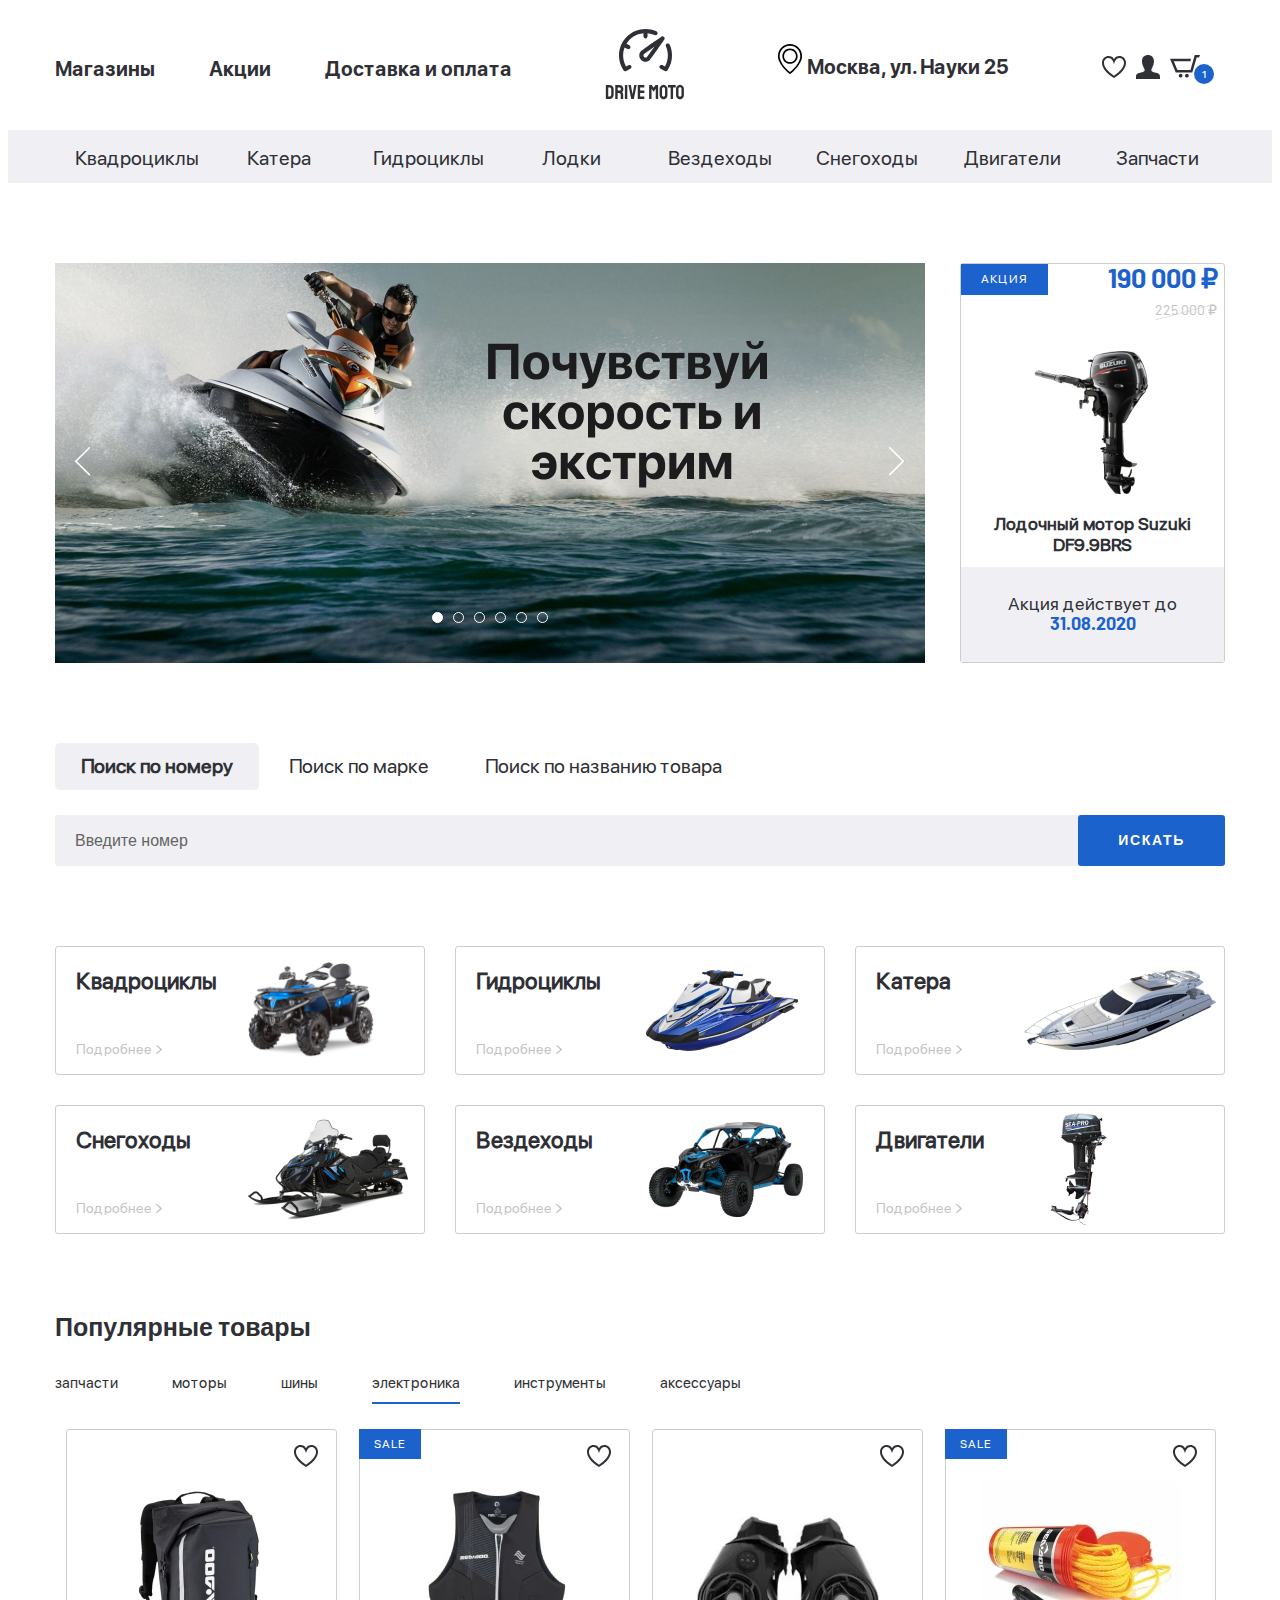
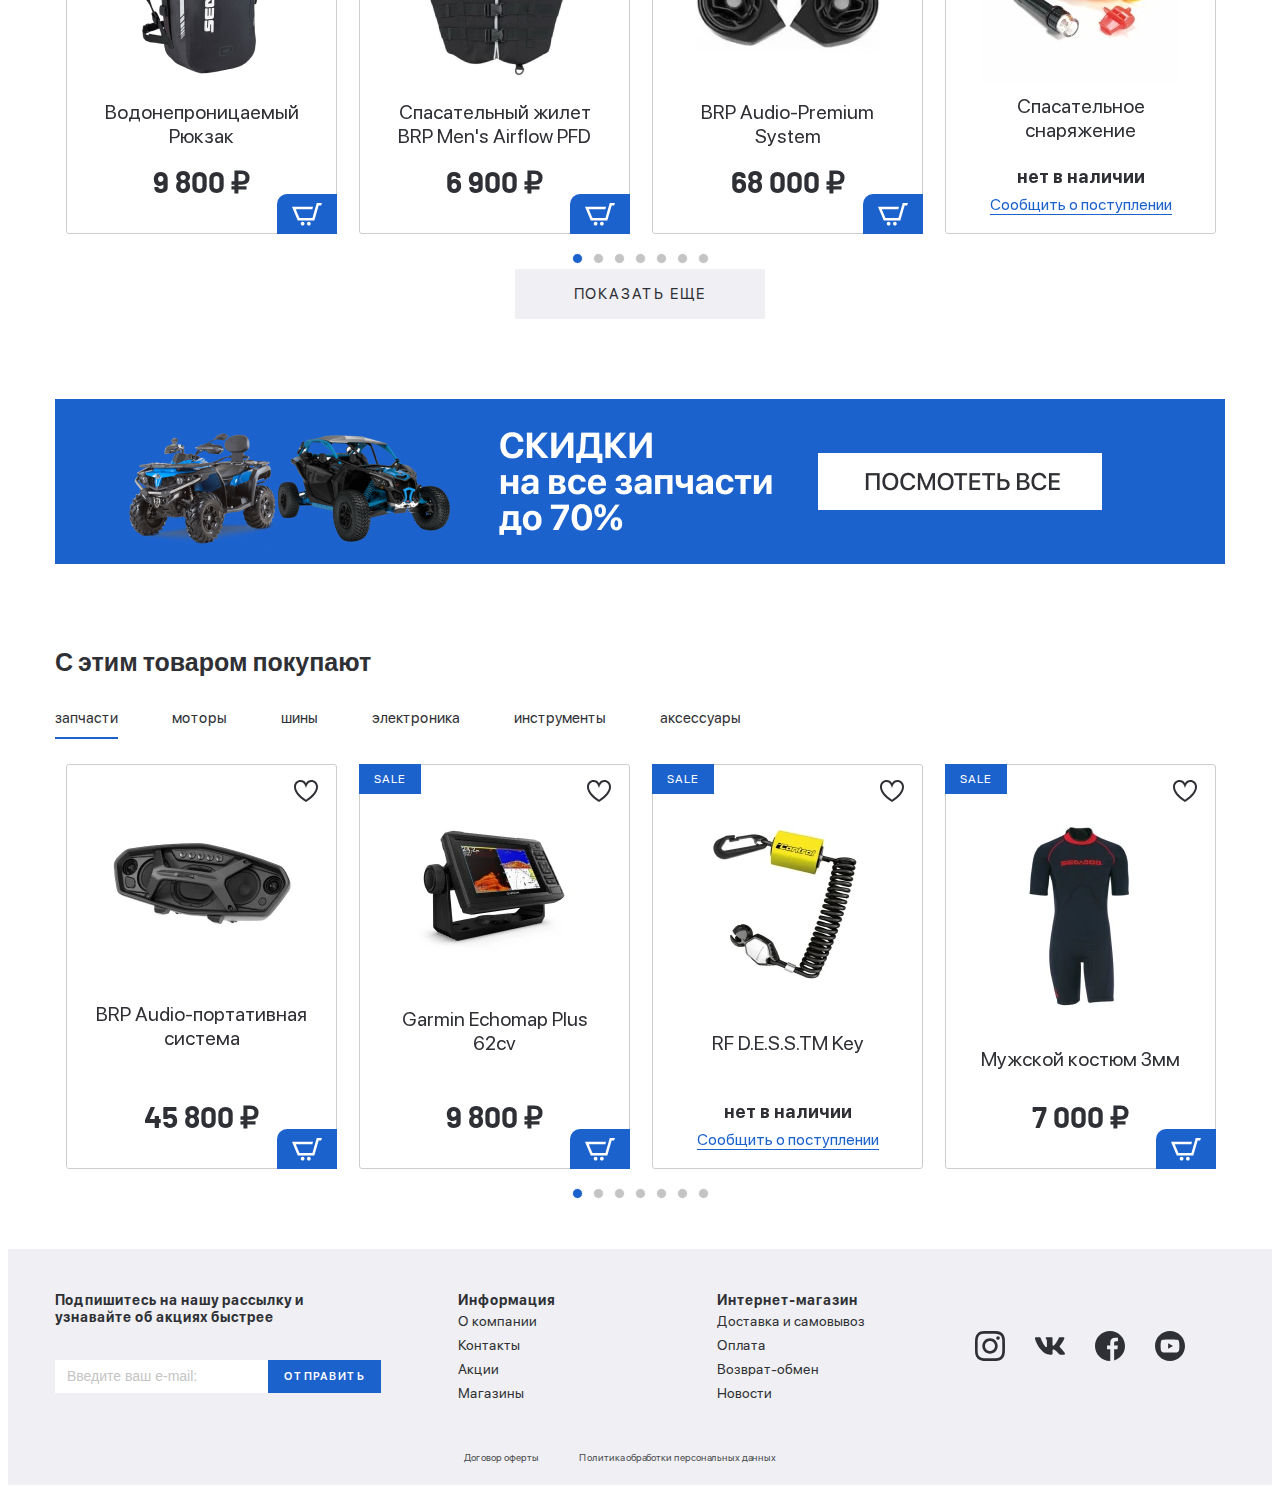
<file: index.html>
<!DOCTYPE html>
<html lang="ru" class="page">

<head>
  <meta charset="UTF-8">
  <meta name="viewport" content="width=device-width, initial-scale=1.0">
  <meta http-equiv="X-UA-Compatible" content="ie=edge">
  <title>Drive Moto | Гидроциклы</title>
  <link rel="preload" href="fonts/SFProDisplay-Bold.woff2" as="font" type="font/woff2" crossorigin>
  <link rel="preload" href="fonts/SFProDisplay-Bold.woff" as="font" type="font/woff" crossorigin>
  <link rel="preload" href="fonts/SFProDisplay-Medium.woff" as="font" type="font/woff" crossorigin>
  <link rel="preload" href="fonts/SFProDisplay-Medium.woff2" as="font" type="font/woff2" crossorigin>
  <link rel="preload" href="fonts/SFProDisplay-Regular.woff" as="font" type="font/woff" crossorigin>
  <link rel="preload" href="fonts/SFProDisplay-Regular.woff2" as="font" type="font/woff2" crossorigin>
  <link rel="preload" href="fonts/SFProDisplay-Semibold.woff" as="font" type="font/woff" crossorigin>
  <link rel="preload" href="fonts/SFProDisplay-Semibold.woff2" as="font" type="font/woff2" crossorigin>
  <link rel="preload" href="fonts/barlow-bold.woff2" as="font" type="font/woff2" crossorigin>
  <link rel="preload" href="fonts/barlow-medium.woff2" as="font" type="font/woff2" crossorigin>
  <link rel="preload" href="fonts/barlow-regular.woff2" as="font" type="font/woff2" crossorigin>
  <link rel="preload" href="fonts/barlow-semibold.woff2" as="font" type="font/woff2" crossorigin>
  <link rel="icon" type="image/png" sizes="16x16"  href="images/favicons/favicon-16x16.png">
  <link rel="stylesheet" href="css/slick.css">
  <link rel="stylesheet" href="css/ion.rangeSlider.min.css">
  <link rel="stylesheet" href="css/jquery.formstyler.css">
  <link rel="stylesheet" href="css/jquery.formstyler.theme.css">
  <link rel="stylesheet" href="css/jquery.rateyo.min.css">
  <link rel="stylesheet" href="css/style.css">
</head>

<body class="page__body">
  <header class="header">
    <div class="shadow"></div>
    <div class="header__top">
      <div class="container">
        <div class="header__top-inner">
          <button class="menu__burger">
            <span class="menu__burger-line"></span>
            <span class="menu__burger-line"></span>
            <span class="menu__burger-line"></span>
          </button>
          <nav class="menu">
            <ul class="menu__list">
              <li class="menu__item">
                <a class="menu__link" href="#">Магазины</a>
              </li>
              <li class="menu__item">
                <a class="menu__link" href="#">Акции</a>
              </li>
              <li class="menu__item">
                <a class="menu__link" href="#">Доставка и оплата</a>
              </li>
            </ul>
          </nav>
          <a class="logo" href="index.html">
            <img class="logo__img" src="images/logo.svg" width="80" height="76" alt="logo">
            <img class="logo-mobile__img" src="images/logo-mobile.svg" width="82" height="25" alt="logo">
          </a>
          <div class="header__item">
            <p class="header__address">
              Москва, ул. Науки 25
            </p>
            <ul class="user-list">
              <li class="user-list__item">
                <a class="user-list__link" href="#">
                  <img class="user-list__image user-list__favorites" src="images/favorites.svg" alt="favorites">
                </a>
              </li>
              <li class="user-list__item">
                <a class="user-list__link" href="#">
                  <img class="user-list__image user-list__login" src="images/user.svg" alt="user">
                </a>
              </li>
              <li class="user-list__item">
                <a class="user-list__link basket" href="#">
                  <img class="user-list__image user-list__basket" src="images/basket.svg" alt="basket">
                  <p class="basket__num">1</p>
                </a>
              </li>
            </ul>
          </div>
        </div>
      </div>
    </div>
    <ul class="menu-mobile__list">
      <li class="menu-mobile__item">
        <a class="menu-mobile__link menu-mobile__login" href="#">
          <img class="menu-mobile__img" src="images/user.svg" alt="">
          <p>Войти</p>
        </a>
      </li>
      <li class="menu-mobile__item">
        <a class="menu-mobile__link" href="#">
          <img class="menu-mobile__img" src="images/user.svg" alt="">
          <p>Регистрация</p>
        </a>
      </li>
      <li class="menu-mobile__item">
        <a class="menu-mobile__link" href="#">
          <img class="menu-mobile__img" src="images/favorites.svg" alt="">
          <p>Избранное</p>
        </a>
      </li>
      <li class="menu-mobile__item">
        <a class="menu-mobile__link" href="#">
          <img class="menu-mobile__img" src="images/basket.svg" alt="">
          <p>Корзина</p>
        </a>
      </li>
      <li class="menu-mobile__item">
        <a class="menu-mobile__link" href="#">
          <img class="menu-mobile__img" src="images/store.svg" alt="">
          <p>Магазины</p>
        </a>
      </li>
      <li class="menu-mobile__item">
        <a class="menu-mobile__link" href="#">
          <img class="menu-mobile__img" src="images/sale.svg" alt="">
          <p>Акции</p>
        </a>
      </li>
      <li class="menu-mobile__item">
        <a class="menu-mobile__link" href="#">
          <img class="menu-mobile__img" src="images/delivery.svg" alt="">
          <p>Доставка и оплата</p>
        </a>
      </li>
      <li class="menu-mobile__item">
        <a class="menu-mobile__link" href="catalog.html">
          <p>Квадроциклы</p>
        </a>
      </li>
      <li class="menu-mobile__item">
        <a class="menu-mobile__link" href="catalog.html">
          <p>Катера</p>
        </a>
      </li>
      <li class="menu-mobile__item">
        <a class="menu-mobile__link" href="catalog.html">
          <p>Гидроциклы</p>
        </a>
      </li>
      <li class="menu-mobile__item">
        <a class="menu-mobile__link" href="catalog.html">
          <p>Лодки</p>
        </a>
      </li>
      <li class="menu-mobile__item">
        <a class="menu-mobile__link" href="catalog.html">
          <p>Вездеходы</p>
        </a>
      </li>
      <li class="menu-mobile__item">
        <a class="menu-mobile__link" href="catalog.html">
          <p>Снегоходы</p>
        </a>
      </li>
      <li class="menu-mobile__item">
        <a class="menu-mobile__link" href="catalog.html">
          <p>Двигатели</p>
        </a>
      </li>
      <li class="menu-mobile__item">
        <a class="menu-mobile__link" href="catalog.html">
          <p>Запчасти</p>
        </a>
      </li>
    </ul>
    <div class="menu__mobile-linewrapper">
      <ul class="menu__mobile-line">
        <li class="menu__item">
          <a class="menu__link" href="#">Магазины</a>
        </li>
        <li class="menu__item">
          <a class="menu__link" href="#">Акции</a>
        </li>
        <li class="menu__item">
          <a class="menu__link" href="#">Доставка и оплата</a>
        </li>
      </ul>
    </div>
    <div class="header__bottom">
      <div class="container">
        <ul class="menu-categories">
          <li class="menu-categories__item">
            <a class="menu-categories__link" href="catalog.html">Квадроциклы</a>
          </li>
          <li class="menu-categories__item">
            <a class="menu-categories__link" href="catalog.html">Катера</a>
          </li>
          <li class="menu-categories__item">
            <a class="menu-categories__link" href="catalog.html">Гидроциклы</a>
          </li>
          <li class="menu-categories__item">
            <a class="menu-categories__link" href="catalog.html">Лодки</a>
          </li>
          <li class="menu-categories__item">
            <a class="menu-categories__link" href="catalog.html">Вездеходы</a>
          </li>
          <li class="menu-categories__item">
            <a class="menu-categories__link" href="catalog.html">Снегоходы</a>
          </li>
          <li class="menu-categories__item">
            <a class="menu-categories__link" href="catalog.html">Двигатели</a>
          </li>
          <li class="menu-categories__item">
            <a class="menu-categories__link" href="catalog.html">Запчасти</a>
          </li>
        </ul>
      </div>
    </div>
  </header>

  <section class="banner-section page-section">
    <div class="container">
      <div class="banner-section__inner">
        <div class="banner-section__slider">
          <a class="banner-section__slider-item" href="#">
            <img class="banner-section__slider-img banner__slider-image" src="images/banner-slider.jpg" alt="">
          </a>
          <a class="banner-section__slider-item" href="#">
            <img class="banner-section__slider-img banner__slider-image" src="images/banner-slider.jpg" alt="">
          </a>
          <a class="banner-section__slider-item" href="#">
            <img class="banner-section__slider-img banner__slider-image" src="images/banner-slider.jpg" alt="">
          </a>
          <a class="banner-section__slider-item" href="#">
            <img class="banner-section__slider-img banner__slider-image" src="images/banner-slider.jpg" alt="">
          </a>
          <a class="banner-section__slider-item" href="#">
            <img class="banner-section__slider-img banner__slider-image" src="images/banner-slider.jpg" alt="">
          </a>
          <a class="banner-section__slider-item" href="#">
            <img class="banner-section__slider-img banner__slider-image" src="images/banner-slider.jpg" alt="">
          </a>
        </div>
        <a class="banner-section__item sale-item" href="#">
          <div class="sale-item__top">
            <div class="sale-item__info">акция</div>
            <div class="sale-item__price">
              <div class="price sale-item__price-new">190 000 ₽</div>
              <div class="price sale-item__price-old">225 000 ₽</div>
            </div>
          </div>
          <img class="sale-item__img" src="images/content/sale-1.png" width="125" height="177" alt="">
          <h5 class="sale-item__title">
            Лодочный мотор Suzuki DF9.9BRS
          </h5>
          <div class="sale-item__footer">
            Акция действует до
            <span>31.08.2020</span>
          </div>
        </a>
      </div>
    </div>
  </section>

  <div class="search page-section">
    <div class="container">
      <div class="search__inner">
        <div class="search__tabs tabs-wrapper">
          <div class="mobile-overflow">
            <a class="tab search__tabs-item tab--active" href="#tab-1">Поиск по номеру</a>
            <a class="tab search__tabs-item" href="#tab-2">Поиск по марке</a>
            <a class="tab search__tabs-item" href="#tab-3">Поиск по названию товара</a>
          </div>
        </div>
        <div class="search__content">
          <div id="tab-1" class="tabs-content search__content-item tabs-content--active">
            <form class="search__content-form">
              <input class="search__content-input" type="text" placeholder="Введите номер">
              <button class="search__content-btn" type="submit">Искать</button>
            </form>
          </div>
          <div id="tab-2" class="tabs-content search__content-item">
            <form class="search__content-form">
              <input class="search__content-input" type="text" placeholder="Введите марку">
              <button class="search__content-btn" type="submit">Искать</button>
            </form>
          </div>
          <div id="tab-3" class="tabs-content search__content-item">
            <form class="search__content-form">
              <input class="search__content-input" type="text" placeholder="Введите название товара">
              <button class="search__content-btn" type="submit">Искать</button>
            </form>
          </div>
        </div>
      </div>
    </div>
  </div>

  <section class="categories page-section">
    <div class="container">
      <div class="categories__inner">
        <a class="categories__item" href="catalog.html">
          <div class="categories__item-info">
            <h4 class="categories__item-title">Квадроциклы</h4>
            <p class="categories__item-text">Подробнее</p>
          </div>
          <img class="categories__item-img" src="images/categories-1.png" width="130" height="100" alt="">
        </a>
        <a class="categories__item" href="catalog.html">
          <div class="categories__item-info">
            <h4 class="categories__item-title">Гидроциклы</h4>
            <p class="categories__item-text">Подробнее</p>
          </div>
          <img class="categories__item-img" src="images/categories-2.png" width="152" height="81" alt="">
        </a>
        <a class="categories__item" href="catalog.html">
          <div class="categories__item-info">
            <h4 class="categories__item-title">Катера</h4>
            <p class="categories__item-text">Подробнее</p>
          </div>
          <img class="categories__item-img" src="images/categories-3.png" width="207" height="101" alt="">
        </a>
        <a class="categories__item" href="catalog.html">
          <div class="categories__item-info">
            <h4 class="categories__item-title">Снегоходы</h4>
            <p class="categories__item-text">Подробнее</p>
          </div>
          <img class="categories__item-img" src="images/categories-4.png" width="165" height="105" alt="">
        </a>
        <a class="categories__item" href="catalog.html">
          <div class="categories__item-info">
            <h4 class="categories__item-title">Вездеходы</h4>
            <p class="categories__item-text">Подробнее</p>
          </div>
          <img class="categories__item-img" src="images/categories-5.png" width="157" height="101" alt="">
        </a>
        <a class="categories__item" href="catalog.html">
          <div class="categories__item-info">
            <h4 class="categories__item-title">Двигатели</h4>
            <p class="categories__item-text">Подробнее</p>
          </div>
          <img class="categories__item-img" src="images/categories-6.png" width="66" height="113" alt="">
        </a>
      </div>
    </div>
  </section>

  <section class="products">
    <div class="container">
      <div class="products__inner">
        <h3 class="products__title">Популярные товары</h3>
        <div class="tabs-wrapper">
          <div class="tabs products__tabs mobile-overflow">
            <a class="tab products__tab" href="#product-tab-1">запчасти</a>
            <a class="tab products__tab" href="#product-tab-2">моторы</a>
            <a class="tab products__tab" href="#product-tab-3">шины</a>
            <a class="tab products__tab tab--active" href="#product-tab-4">электроника</a>
            <a class="tab products__tab" href="#product-tab-5">инструменты</a>
            <a class="tab products__tab" href="#product-tab-6">аксессуары</a>
          </div>
        </div>
        <div class="tabs-container products__container">
          <div id="product-tab-1" class="tabs-content products__content tabs-content--active">
            <div class="product-slider">
              <div class="product-slider__item">
                <div class="product-item__wrapper">
                  <button class="product-item__favorite"></button>
                  <button class="product-item__basket">
                    <img src="images/basket-white.svg" alt="">
                  </button>
                  <a class="product-item__notify-link" href="#">
                    <span>Сообщить о поступлении</span>
                  </a>
                  <a class="product-item" href="#">
                    <p class="product-item__hover-text">
                      посмотреть товар
                    </p>
                    <img class="product item__img" src="images/content/product-1.png" alt="Водонепроницаемый Рюкзак">
                    <h4 class="product-item__title">
                      Водонепроницаемый
                      Рюкзак
                    </h4>
                    <p class="price product-item__price">
                      9 800 ₽
                    </p>
                    <p class="product-item__notify-text">
                      нет в наличии
                    </p>
                  </a>
                </div>
              </div>

              <div class="product-slider__item">
                <div class="product-item__wrapper">
                  <button class="product-item__favorite"></button>
                  <button class="product-item__basket">
                    <img src="images/basket-white.svg" alt="">
                  </button>
                  <a class="product-item__notify-link" href="#">
                    <span>Сообщить о поступлении</span>
                  </a>
                  <a class="product-item product-item--sale" href="#">
                    <p class="product-item__hover-text">
                      посмотреть товар
                    </p>
                    <img class="product item__img" src="images/content/product-2.webp" alt="Спасательный жилет">
                    <h4 class="product-item__title">
                      Спасательный жилет BRP Men's Airflow PFD
                    </h4>
                    <p class="price product-item__price">
                      6 900 ₽
                    </p>
                    <p class="product-item__notify-text">
                      нет в наличии
                    </p>
                  </a>
                </div>
              </div>

              <div class="product-slider__item">
                <div class="product-item__wrapper">
                  <button class="product-item__favorite"></button>
                  <button class="product-item__basket">
                    <img src="images/basket-white.svg" alt="">
                  </button>
                  <a class="product-item__notify-link" href="#">
                    <span>Сообщить о поступлении</span>
                  </a>
                  <a class="product-item" href="#">
                    <p class="product-item__hover-text">
                      посмотреть товар
                    </p>
                    <img class="product item__img" src="images/content/product-3.webp" alt="">
                    <h4 class="product-item__title">
                      BRP Audio-Premium System
                    </h4>
                    <p class="price product-item__price">
                      68 000 ₽
                    </p>
                    <p class="product-item__notify-text">
                      нет в наличии
                    </p>
                  </a>
                </div>
              </div>

              <div class="product-slider__item">
                <div class="product-item__wrapper product-item__not-available">
                  <button class="product-item__favorite"></button>
                  <button class="product-item__basket">
                    <img src="images/basket-white.svg" alt="">
                  </button>
                  <a class="product-item__notify-link" href="#">
                    <span>Сообщить о поступлении</span>
                  </a>
                  <a class="product-item product-item--sale" href="#">
                    <p class="product-item__hover-text">
                      посмотреть товар
                    </p>
                    <img class="product item__img" src="images/content/product-4.webp" alt="Спасательное снаряжение">
                    <h4 class="product-item__title">
                      Спасательное снаряжение
                    </h4>
                    <p class="price product-item__price">
                      9 800 ₽
                    </p>
                    <p class="product-item__notify-text">
                      нет в наличии
                    </p>
                  </a>
                </div>
              </div>

              <div class="product-slider__item">
                <div class="product-item__wrapper">
                  <button class="product-item__favorite"></button>
                  <button class="product-item__basket">
                    <img src="images/basket-white.svg" alt="">
                  </button>
                  <a class="product-item__notify-link" href="#">
                    <span>Сообщить о поступлении</span>
                  </a>
                  <a class="product-item" href="#">
                    <p class="product-item__hover-text">
                      посмотреть товар
                    </p>
                    <img class="product item__img" src="images/content/product-3.webp" alt="">
                    <h4 class="product-item__title">
                      BRP Audio-Premium System
                    </h4>
                    <p class="price product-item__price">
                      68 000 ₽
                    </p>
                    <p class="product-item__notify-text">
                      нет в наличии
                    </p>
                  </a>
                </div>
              </div>

              <div class="product-slider__item">
                <div class="product-item__wrapper">
                  <button class="product-item__favorite"></button>
                  <button class="product-item__basket">
                    <img src="images/basket-white.svg" alt="">
                  </button>
                  <a class="product-item__notify-link" href="#">
                    <span>Сообщить о поступлении</span>
                  </a>
                  <a class="product-item product-item--sale" href="#">
                    <p class="product-item__hover-text">
                      посмотреть товар
                    </p>
                    <img class="product item__img" src="images/content/product-4.webp" alt="Спасательное снаряжение">
                    <h4 class="product-item__title">
                      Спасательное снаряжение
                    </h4>
                    <p class="price product-item__price">
                      9 800 ₽
                    </p>
                    <p class="product-item__notify-text">
                      нет в наличии
                    </p>
                  </a>
                </div>
              </div>

              <div class="product-slider__item">
                <div class="product-item__wrapper">
                  <button class="product-item__favorite"></button>
                  <button class="product-item__basket">
                    <img src="images/basket-white.svg" alt="">
                  </button>
                  <a class="product-item__notify-link" href="#">
                    <span>Сообщить о поступлении</span>
                  </a>
                  <a class="product-item product-item--sale" href="#">
                    <p class="product-item__hover-text">
                      посмотреть товар
                    </p>
                    <img class="product item__img" src="images/content/product-1.png" alt="">
                    <h4 class="product-item__title">
                      Водонепроницаемый
                      Рюкзак
                    </h4>
                    <p class="price product-item__price">
                      9 800 ₽
                    </p>
                    <p class="product-item__notify-text">
                      нет в наличии
                    </p>
                  </a>
                </div>
              </div>
            </div>
          </div>
          <div id="product-tab-2" class="tabs-content products__content">
            <div class="product-slider">
              <div class="product-slider__item">
                <div class="product-item__wrapper">
                  <button class="product-item__favorite"></button>
                  <button class="product-item__basket">
                    <img src="images/basket-white.svg" alt="">
                  </button>
                  <a class="product-item__notify-link" href="#">
                    <span>Сообщить о поступлении</span>
                  </a>
                  <a class="product-item" href="#">
                    <p class="product-item__hover-text">
                      посмотреть товар
                    </p>
                    <img class="product item__img" src="images/content/product-1.png" alt="">
                    <h4 class="product-item__title">
                      Водонепроницаемый
                      Рюкзак
                    </h4>
                    <p class="price product-item__price">
                      9 800 ₽
                    </p>
                    <p class="product-item__notify-text">
                      нет в наличии
                    </p>
                  </a>
                </div>
              </div>

              <div class="product-slider__item">
                <div class="product-item__wrapper">
                  <button class="product-item__favorite"></button>
                  <button class="product-item__basket">
                    <img src="images/basket-white.svg" alt="">
                  </button>
                  <a class="product-item__notify-link" href="#">
                    <span>Сообщить о поступлении</span>
                  </a>
                  <a class="product-item product-item--sale" href="#">
                    <p class="product-item__hover-text">
                      посмотреть товар
                    </p>
                    <img class="product item__img" src="images/content/product-1.png" alt="">
                    <h4 class="product-item__title">
                      Водонепроницаемый
                      Рюкзак
                    </h4>
                    <p class="price product-item__price">
                      9 800 ₽
                    </p>
                    <p class="product-item__notify-text">
                      нет в наличии
                    </p>
                  </a>
                </div>
              </div>

              <div class="product-slider__item">
                <div class="product-item__wrapper product-item__not-available">
                  <button class="product-item__favorite"></button>
                  <button class="product-item__basket">
                    <img src="images/basket-white.svg" alt="">
                  </button>
                  <a class="product-item__notify-link" href="#">
                    <span>Сообщить о поступлении</span>
                  </a>
                  <a class="product-item product-item--sale" href="#">
                    <p class="product-item__hover-text">
                      посмотреть товар
                    </p>
                    <img class="product item__img" src="images/content/product-1.png" alt="">
                    <h4 class="product-item__title">
                      Водонепроницаемый
                      Рюкзак
                    </h4>
                    <p class="price product-item__price">
                      9 800 ₽
                    </p>
                    <p class="product-item__notify-text">
                      нет в наличии
                    </p>
                  </a>
                </div>
              </div>

              <div class="product-slider__item">
                <div class="product-item__wrapper product-item__not-available">
                  <button class="product-item__favorite"></button>
                  <button class="product-item__basket">
                    <img src="images/basket-white.svg" alt="">
                  </button>
                  <a class="product-item__notify-link" href="#">
                    <span>Сообщить о поступлении</span>
                  </a>
                  <a class="product-item product-item--sale" href="#">
                    <p class="product-item__hover-text">
                      посмотреть товар
                    </p>
                    <img class="product item__img" src="images/content/product-1.png" alt="">
                    <h4 class="product-item__title">
                      Водонепроницаемый
                      Рюкзак
                    </h4>
                    <p class="price product-item__price">
                      9 800 ₽
                    </p>
                    <p class="product-item__notify-text">
                      нет в наличии
                    </p>
                  </a>
                </div>
              </div>

              <div class="product-slider__item">
                <div class="product-item__wrapper product-item__not-available">
                  <button class="product-item__favorite"></button>
                  <button class="product-item__basket">
                    <img src="images/basket-white.svg" alt="">
                  </button>
                  <a class="product-item__notify-link" href="#">
                    <span>Сообщить о поступлении</span>
                  </a>
                  <a class="product-item product-item--sale" href="#">
                    <p class="product-item__hover-text">
                      посмотреть товар
                    </p>
                    <img class="product item__img" src="images/content/product-1.png" alt="">
                    <h4 class="product-item__title">
                      Водонепроницаемый
                      Рюкзак
                    </h4>
                    <p class="price product-item__price">
                      9 800 ₽
                    </p>
                    <p class="product-item__notify-text">
                      нет в наличии
                    </p>
                  </a>
                </div>
              </div>

              <div class="product-slider__item">
                <div class="product-item__wrapper product-item__not-available">
                  <button class="product-item__favorite"></button>
                  <button class="product-item__basket">
                    <img src="images/basket-white.svg" alt="">
                  </button>
                  <a class="product-item__notify-link" href="#">
                    <span>Сообщить о поступлении</span>
                  </a>
                  <a class="product-item product-item--sale" href="#">
                    <p class="product-item__hover-text">
                      посмотреть товар
                    </p>
                    <img class="product item__img" src="images/content/product-1.png" alt="">
                    <h4 class="product-item__title">
                      Водонепроницаемый
                      Рюкзак
                    </h4>
                    <p class="price product-item__price">
                      9 800 ₽
                    </p>
                    <p class="product-item__notify-text">
                      нет в наличии
                    </p>
                  </a>
                </div>
              </div>

              <div class="product-slider__item">
                <div class="product-item__wrapper">
                  <button class="product-item__favorite"></button>
                  <button class="product-item__basket">
                    <img src="images/basket-white.svg" alt="">
                  </button>
                  <a class="product-item__notify-link" href="#">
                    <span>Сообщить о поступлении</span>
                  </a>
                  <a class="product-item product-item--sale" href="#">
                    <p class="product-item__hover-text">
                      посмотреть товар
                    </p>
                    <img class="product item__img" src="images/content/product-1.png" alt="">
                    <h4 class="product-item__title">
                      Водонепроницаемый
                      Рюкзак
                    </h4>
                    <p class="price product-item__price">
                      9 800 ₽
                    </p>
                    <p class="product-item__notify-text">
                      нет в наличии
                    </p>
                  </a>
                </div>
              </div>
            </div>
          </div>
          <div id="product-tab-3" class="tabs-content products__content">slider-3</div>
          <div id="product-tab-4" class="tabs-content products__content">
            <div class="product-slider">
              <div class="product-slider__item">
                <div class="product-item__wrapper">
                  <button class="product-item__favorite"></button>
                  <button class="product-item__basket">
                    <img src="images/basket-white.svg" alt="">
                  </button>
                  <a class="product-item__notify-link" href="#">
                    <span>Сообщить о поступлении</span>
                  </a>
                  <a class="product-item" href="#">
                    <p class="product-item__hover-text">
                      посмотреть товар
                    </p>
                    <img class="product item__img" src="images/content/product-1.png" alt="Водонепроницаемый Рюкзак">
                    <h4 class="product-item__title">
                      Водонепроницаемый
                      Рюкзак
                    </h4>
                    <p class="price product-item__price">
                      9 800 ₽
                    </p>
                    <p class="product-item__notify-text">
                      нет в наличии
                    </p>
                  </a>
                </div>
              </div>

              <div class="product-slider__item">
                <div class="product-item__wrapper">
                  <button class="product-item__favorite"></button>
                  <button class="product-item__basket">
                    <img src="images/basket-white.svg" alt="">
                  </button>
                  <a class="product-item__notify-link" href="#">
                    <span>Сообщить о поступлении</span>
                  </a>
                  <a class="product-item product-item--sale" href="#">
                    <p class="product-item__hover-text">
                      посмотреть товар
                    </p>
                    <img class="product item__img" src="images/content/product-2.webp" alt="Спасательный жилет">
                    <h4 class="product-item__title">
                      Спасательный жилет BRP Men's Airflow PFD
                    </h4>
                    <p class="price product-item__price">
                      6 900 ₽
                    </p>
                    <p class="product-item__notify-text">
                      нет в наличии
                    </p>
                  </a>
                </div>
              </div>

              <div class="product-slider__item">
                <div class="product-item__wrapper">
                  <button class="product-item__favorite"></button>
                  <button class="product-item__basket">
                    <img src="images/basket-white.svg" alt="">
                  </button>
                  <a class="product-item__notify-link" href="#">
                    <span>Сообщить о поступлении</span>
                  </a>
                  <a class="product-item" href="#">
                    <p class="product-item__hover-text">
                      посмотреть товар
                    </p>
                    <img class="product item__img" src="images/content/product-3.webp" alt="">
                    <h4 class="product-item__title">
                      BRP Audio-Premium System
                    </h4>
                    <p class="price product-item__price">
                      68 000 ₽
                    </p>
                    <p class="product-item__notify-text">
                      нет в наличии
                    </p>
                  </a>
                </div>
              </div>

              <div class="product-slider__item">
                <div class="product-item__wrapper product-item__not-available">
                  <button class="product-item__favorite"></button>
                  <button class="product-item__basket">
                    <img src="images/basket-white.svg" alt="">
                  </button>
                  <a class="product-item__notify-link" href="#">
                    <span>Сообщить о поступлении</span>
                  </a>
                  <a class="product-item product-item--sale" href="#">
                    <p class="product-item__hover-text">
                      посмотреть товар
                    </p>
                    <img class="product item__img" src="images/content/product-4.webp" alt="Спасательное снаряжение">
                    <h4 class="product-item__title">
                      Спасательное снаряжение
                    </h4>
                    <p class="price product-item__price">
                      9 800 ₽
                    </p>
                    <p class="product-item__notify-text">
                      нет в наличии
                    </p>
                  </a>
                </div>
              </div>

              <div class="product-slider__item">
                <div class="product-item__wrapper">
                  <button class="product-item__favorite"></button>
                  <button class="product-item__basket">
                    <img src="images/basket-white.svg" alt="">
                  </button>
                  <a class="product-item__notify-link" href="#">
                    <span>Сообщить о поступлении</span>
                  </a>
                  <a class="product-item" href="#">
                    <p class="product-item__hover-text">
                      посмотреть товар
                    </p>
                    <img class="product item__img" src="images/content/product-3.webp" alt="">
                    <h4 class="product-item__title">
                      BRP Audio-Premium System
                    </h4>
                    <p class="price product-item__price">
                      68 000 ₽
                    </p>
                    <p class="product-item__notify-text">
                      нет в наличии
                    </p>
                  </a>
                </div>
              </div>

              <div class="product-slider__item">
                <div class="product-item__wrapper">
                  <button class="product-item__favorite"></button>
                  <button class="product-item__basket">
                    <img src="images/basket-white.svg" alt="">
                  </button>
                  <a class="product-item__notify-link" href="#">
                    <span>Сообщить о поступлении</span>
                  </a>
                  <a class="product-item product-item--sale" href="#">
                    <p class="product-item__hover-text">
                      посмотреть товар
                    </p>
                    <img class="product item__img" src="images/content/product-4.webp" alt="Спасательное снаряжение">
                    <h4 class="product-item__title">
                      Спасательное снаряжение
                    </h4>
                    <p class="price product-item__price">
                      9 800 ₽
                    </p>
                    <p class="product-item__notify-text">
                      нет в наличии
                    </p>
                  </a>
                </div>
              </div>

              <div class="product-slider__item">
                <div class="product-item__wrapper">
                  <button class="product-item__favorite"></button>
                  <button class="product-item__basket">
                    <img src="images/basket-white.svg" alt="">
                  </button>
                  <a class="product-item__notify-link" href="#">
                    <span>Сообщить о поступлении</span>
                  </a>
                  <a class="product-item product-item--sale" href="#">
                    <p class="product-item__hover-text">
                      посмотреть товар
                    </p>
                    <img class="product item__img" src="images/content/product-1.png" alt="">
                    <h4 class="product-item__title">
                      Водонепроницаемый
                      Рюкзак
                    </h4>
                    <p class="price product-item__price">
                      9 800 ₽
                    </p>
                    <p class="product-item__notify-text">
                      нет в наличии
                    </p>
                  </a>
                </div>
              </div>
            </div>
          </div>
          <div id="product-tab-5" class="tabs-content products__content">slider-5</div>
          <div id="product-tab-6" class="tabs-content products__content">slider-6</div>
        </div>
        <div class="product__more">
          <a class="product__more-link" href="#">Показать еще</a>
        </div>
      </div>
    </div>
  </section>

  <div class="banner">
    <div class="container">
      <a class="banner__link" href="#">
        <img src="images/content/banner.jpg" alt="">
      </a>
    </div>
  </div>


  <section class="products">
    <div class="container">
      <div class="products__inner">
        <h3 class="products__title">С этим товаром покупают</h3>
        <div class="tabs-wrapper">
          <div class="tabs products__tabs mobile-overflow">
            <a class="tab products__tab tab--active" href="#popular-tab-1">запчасти</a>
            <a class="tab products__tab" href="#popular-tab-2">моторы</a>
            <a class="tab products__tab" href="#popular-tab-3">шины</a>
            <a class="tab products__tab" href="#popular-tab-4">электроника</a>
            <a class="tab products__tab" href="#popular-tab-5">инструменты</a>
            <a class="tab products__tab" href="#popular-tab-6">аксессуары</a>
          </div>
        </div>

        <div class="tabs-container products__container">
          <div id="popular-tab-1" class="tabs-content products__content tabs-content--active">
            <div class="product-slider">
              <div class="product-slider__item">
                <div class="product-item__wrapper">
                  <button class="product-item__favorite"></button>
                  <button class="product-item__basket">
                    <img src="images/basket-white.svg" alt="">
                  </button>
                  <a class="product-item__notify-link" href="#">
                    <span>Сообщить о поступлении</span>
                  </a>
                  <a class="product-item" href="#">
                    <p class="product-item__hover-text">
                      посмотреть товар
                    </p>
                    <img class="product item__img" src="images/content/product-5.webp"
                      alt="BRP Audio-портативная система">
                    <h4 class="product-item__title">
                      BRP Audio-портативная система
                    </h4>
                    <p class="price product-item__price">
                      45 800 ₽
                    </p>
                    <p class="product-item__notify-text">
                      нет в наличии
                    </p>
                  </a>
                </div>
              </div>

              <div class="product-slider__item">
                <div class="product-item__wrapper">
                  <button class="product-item__favorite"></button>
                  <button class="product-item__basket">
                    <img src="images/basket-white.svg" alt="">
                  </button>
                  <a class="product-item__notify-link" href="#">
                    <span>Сообщить о поступлении</span>
                  </a>
                  <a class="product-item product-item--sale" href="#">
                    <p class="product-item__hover-text">
                      посмотреть товар
                    </p>
                    <img class="product item__img" src="images/content/product-6.webp" alt="Garmin Echomap Plus 62cv">
                    <h4 class="product-item__title">
                      Garmin Echomap Plus 62cv
                    </h4>
                    <p class="price product-item__price">
                      9 800 ₽
                    </p>
                    <p class="product-item__notify-text">
                      нет в наличии
                    </p>
                  </a>
                </div>
              </div>

              <div class="product-slider__item">
                <div class="product-item__wrapper product-item__not-available">
                  <button class="product-item__favorite"></button>
                  <button class="product-item__basket">
                    <img src="images/basket-white.svg" alt="">
                  </button>
                  <a class="product-item__notify-link" href="#">
                    <span>Сообщить о поступлении</span>
                  </a>
                  <a class="product-item product-item--sale" href="#">
                    <p class="product-item__hover-text">
                      посмотреть товар
                    </p>
                    <img class="product item__img" src="images/content/product-7.webp" alt="RF D.E.S.S.TM Key">
                    <h4 class="product-item__title">
                      RF D.E.S.S.TM Key
                    </h4>
                    <p class="price product-item__price">
                      7 000 ₽
                    </p>
                    <p class="product-item__notify-text">
                      нет в наличии
                    </p>
                  </a>
                </div>
              </div>

              <div class="product-slider__item">
                <div class="product-item__wrapper">
                  <button class="product-item__favorite"></button>
                  <button class="product-item__basket">
                    <img src="images/basket-white.svg" alt="">
                  </button>
                  <a class="product-item__notify-link" href="#">
                    <span>Сообщить о поступлении</span>
                  </a>
                  <a class="product-item product-item--sale" href="#">
                    <p class="product-item__hover-text">
                      посмотреть товар
                    </p>
                    <img class="product item__img" src="images/content/product-8.webp" alt="Мужской костюм 3мм">
                    <h4 class="product-item__title">
                      Мужской костюм 3мм
                    </h4>
                    <p class="price product-item__price">
                      7 000 ₽
                    </p>
                    <p class="product-item__notify-text">
                      нет в наличии
                    </p>
                  </a>
                </div>
              </div>

              <div class="product-slider__item">
                <div class="product-item__wrapper">
                  <button class="product-item__favorite"></button>
                  <button class="product-item__basket">
                    <img src="images/basket-white.svg" alt="">
                  </button>
                  <a class="product-item__notify-link" href="#">
                    <span>Сообщить о поступлении</span>
                  </a>
                  <a class="product-item" href="#">
                    <p class="product-item__hover-text">
                      посмотреть товар
                    </p>
                    <img class="product item__img" src="images/content/product-6.webp" alt="Garmin Echomap Plus 62cv">
                    <h4 class="product-item__title">
                      Garmin Echomap Plus 62cv
                    </h4>
                    <p class="price product-item__price">
                      9 800 ₽
                    </p>
                    <p class="product-item__notify-text">
                      нет в наличии
                    </p>
                  </a>
                </div>
              </div>

              <div class="product-slider__item">
                <div class="product-item__wrapper product-item__not-available">
                  <button class="product-item__favorite"></button>
                  <button class="product-item__basket">
                    <img src="images/basket-white.svg" alt="">
                  </button>
                  <a class="product-item__notify-link" href="#">
                    <span>Сообщить о поступлении</span>
                  </a>
                  <a class="product-item" href="#">
                    <p class="product-item__hover-text">
                      посмотреть товар
                    </p>
                    <img class="product item__img" src="images/content/product-1.png" alt="">
                    <h4 class="product-item__title">
                      Водонепроницаемый
                      Рюкзак
                    </h4>
                    <p class="price product-item__price">
                      9 800 ₽
                    </p>
                    <p class="product-item__notify-text">
                      нет в наличии
                    </p>
                  </a>
                </div>
              </div>

              <div class="product-slider__item">
                <div class="product-item__wrapper">
                  <button class="product-item__favorite"></button>
                  <button class="product-item__basket">
                    <img src="images/basket-white.svg" alt="">
                  </button>
                  <a class="product-item__notify-link" href="#">
                    <span>Сообщить о поступлении</span>
                  </a>
                  <a class="product-item product-item--sale" href="#">
                    <p class="product-item__hover-text">
                      посмотреть товар
                    </p>
                    <img class="product item__img" src="images/content/product-1.png" alt="">
                    <h4 class="product-item__title">
                      Водонепроницаемый
                      Рюкзак
                    </h4>
                    <p class="price product-item__price">
                      9 800 ₽
                    </p>
                    <p class="product-item__notify-text">
                      нет в наличии
                    </p>
                  </a>
                </div>
              </div>
            </div>
          </div>
          <div id="popular-tab-2" class="tabs-content products__content">
            <div class="product-slider">
              <div class="product-slider__item">
                <div class="product-item__wrapper">
                  <button class="product-item__favorite"></button>
                  <button class="product-item__basket">
                    <img src="images/basket-white.svg" alt="">
                  </button>
                  <a class="product-item__notify-link" href="#">
                    <span>Сообщить о поступлении</span>
                  </a>
                  <a class="product-item" href="#">
                    <p class="product-item__hover-text">
                      посмотреть товар
                    </p>
                    <img class="product item__img" src="images/content/product-1.png" alt="">
                    <h4 class="product-item__title">
                      Водонепроницаемый
                      Рюкзак
                    </h4>
                    <p class="price product-item__price">
                      9 800 ₽
                    </p>
                    <p class="product-item__notify-text">
                      нет в наличии
                    </p>
                  </a>
                </div>
              </div>

              <div class="product-slider__item">
                <div class="product-item__wrapper">
                  <button class="product-item__favorite"></button>
                  <button class="product-item__basket">
                    <img src="images/basket-white.svg" alt="">
                  </button>
                  <a class="product-item__notify-link" href="#">
                    <span>Сообщить о поступлении</span>
                  </a>
                  <a class="product-item product-item--sale" href="#">
                    <p class="product-item__hover-text">
                      посмотреть товар
                    </p>
                    <img class="product item__img" src="images/content/product-1.png" alt="">
                    <h4 class="product-item__title">
                      Водонепроницаемый
                      Рюкзак
                    </h4>
                    <p class="price product-item__price">
                      9 800 ₽
                    </p>
                    <p class="product-item__notify-text">
                      нет в наличии
                    </p>
                  </a>
                </div>
              </div>

              <div class="product-slider__item">
                <div class="product-item__wrapper product-item__not-available">
                  <button class="product-item__favorite"></button>
                  <button class="product-item__basket">
                    <img src="images/basket-white.svg" alt="">
                  </button>
                  <a class="product-item__notify-link" href="#">
                    <span>Сообщить о поступлении</span>
                  </a>
                  <a class="product-item product-item--sale" href="#">
                    <p class="product-item__hover-text">
                      посмотреть товар
                    </p>
                    <img class="product item__img" src="images/content/product-1.png" alt="">
                    <h4 class="product-item__title">
                      Водонепроницаемый
                      Рюкзак
                    </h4>
                    <p class="price product-item__price">
                      9 800 ₽
                    </p>
                    <p class="product-item__notify-text">
                      нет в наличии
                    </p>
                  </a>
                </div>
              </div>

              <div class="product-slider__item">
                <div class="product-item__wrapper product-item__not-available">
                  <button class="product-item__favorite"></button>
                  <button class="product-item__basket">
                    <img src="images/basket-white.svg" alt="">
                  </button>
                  <a class="product-item__notify-link" href="#">
                    <span>Сообщить о поступлении</span>
                  </a>
                  <a class="product-item product-item--sale" href="#">
                    <p class="product-item__hover-text">
                      посмотреть товар
                    </p>
                    <img class="product item__img" src="images/content/product-1.png" alt="">
                    <h4 class="product-item__title">
                      Водонепроницаемый
                      Рюкзак
                    </h4>
                    <p class="price product-item__price">
                      9 800 ₽
                    </p>
                    <p class="product-item__notify-text">
                      нет в наличии
                    </p>
                  </a>
                </div>
              </div>

              <div class="product-slider__item">
                <div class="product-item__wrapper product-item__not-available">
                  <button class="product-item__favorite"></button>
                  <button class="product-item__basket">
                    <img src="images/basket-white.svg" alt="">
                  </button>
                  <a class="product-item__notify-link" href="#">
                    <span>Сообщить о поступлении</span>
                  </a>
                  <a class="product-item product-item--sale" href="#">
                    <p class="product-item__hover-text">
                      посмотреть товар
                    </p>
                    <img class="product item__img" src="images/content/product-1.png" alt="">
                    <h4 class="product-item__title">
                      Водонепроницаемый
                      Рюкзак
                    </h4>
                    <p class="price product-item__price">
                      9 800 ₽
                    </p>
                    <p class="product-item__notify-text">
                      нет в наличии
                    </p>
                  </a>
                </div>
              </div>

              <div class="product-slider__item">
                <div class="product-item__wrapper product-item__not-available">
                  <button class="product-item__favorite"></button>
                  <button class="product-item__basket">
                    <img src="images/basket-white.svg" alt="">
                  </button>
                  <a class="product-item__notify-link" href="#">
                    <span>Сообщить о поступлении</span>
                  </a>
                  <a class="product-item product-item--sale" href="#">
                    <p class="product-item__hover-text">
                      посмотреть товар
                    </p>
                    <img class="product item__img" src="images/content/product-1.png" alt="">
                    <h4 class="product-item__title">
                      Водонепроницаемый
                      Рюкзак
                    </h4>
                    <p class="price product-item__price">
                      9 800 ₽
                    </p>
                    <p class="product-item__notify-text">
                      нет в наличии
                    </p>
                  </a>
                </div>
              </div>

              <div class="product-slider__item">
                <div class="product-item__wrapper">
                  <button class="product-item__favorite"></button>
                  <button class="product-item__basket">
                    <img src="images/basket-white.svg" alt="">
                  </button>
                  <a class="product-item__notify-link" href="#">
                    <span>Сообщить о поступлении</span>
                  </a>
                  <a class="product-item product-item--sale" href="#">
                    <p class="product-item__hover-text">
                      посмотреть товар
                    </p>
                    <img class="product item__img" src="images/content/product-1.png" alt="">
                    <h4 class="product-item__title">
                      Водонепроницаемый
                      Рюкзак
                    </h4>
                    <p class="price product-item__price">
                      9 800 ₽
                    </p>
                    <p class="product-item__notify-text">
                      нет в наличии
                    </p>
                  </a>
                </div>
              </div>
            </div>
          </div>
          <div id="popular-tab-3" class="tabs-content products__content">slider-3</div>
          <div id="popular-tab-4" class="tabs-content products__content">slider-4</div>
          <div id="popular-tab-5" class="tabs-content products__content">slider-5</div>
          <div id="popular-tab-6" class="tabs-content products__content">slider-6</div>
        </div>
      </div>
    </div>
  </section>


  <footer class="footer">
    <div class="container">
      <div class="footer__top">
        <div class="footer__top-inner">
          <div class="footer__top-item footer__top-newslatter">
            <h6 class="footer__top-title">
              Подпишитесь на нашу рассылку
              и узнавайте об акциях быстрее
            </h6>
            <form class="footer-form">
              <input class="footer-form__input" type="text" placeholder="Введите ваш e-mail:">
              <button class="footer-form__btn" type="submit">Отправить</button>
            </form>
          </div>
          <div class="footer__top-item footer__top-itemdrop">
            <h6 class="footer__top-title footer__topdrop">Информация</h6>
            <ul class="footer__list">
              <li class="footer__item">
                <a href="#">О компании</a>
              </li>
              <li class="footer__item">
                <a href="#">Контакты</a>
              </li>
              <li class="footer__item">
                <a href="#">Акции</a>
              </li>
              <li class="footer__item">
                <a href="#">Магазины</a>
              </li>
            </ul>
          </div>
          <div class="footer__top-item">
            <h6 class="footer__top-title footer__topdrop">Интернет-магазин</h6>
            <ul class="footer__list">
              <li class="footer__item">
                <a href="#">Доставка и самовывоз</a>
              </li>
              <li class="footer__item">
                <a href="#">Оплата</a>
              </li>
              <li class="footer__item">
                <a href="#">Возврат-обмен</a>
              </li>
              <li class="footer__item">
                <a href="#">Новости</a>
              </li>
            </ul>
          </div>
          <div class="footer__top-item footer__top-social">
            <ul class="social__list">
              <li class="social__item">
                <a href="#">
                  <img src="images/instagram.svg" alt="">
                </a>
              </li>
              <li class="social__item">
                <a href="#">
                  <img src="images/vkontakte.svg" alt="">
                </a>
              </li>
              <li class="social__item">
                <a href="#">
                  <img src="images/facebook.svg" alt="">
                </a>
              </li>
              <li class="social__item">
                <a href="#">
                  <img src="images/youtube.svg" alt="">
                </a>
              </li>
            </ul>
          </div>
        </div>
      </div>
      <div class="footer__bottom">
        <a class="footer__bottom-link" href="#">Договор оферты</a>
        <a class="footer__bottom-link" href="#">Политика обработки персональных данных</a>
      </div>
    </div>
  </footer>

  <section class="login">
    <div class="login-inner">
      <form class="login-form">
        <h3 class="login-form__title">
          Вход
        </h3>
        <div class="login-form__group">
          <input class="login-form__input email-input" type="text" placeholder=" ">
          <label class="login-form__label">Email</label>
        </div>
        <div class="login-form__group">
          <input class="login-form__input password-input" type="password" placeholder=" ">
          <label class="login-form__label">Пароль</label>
        </div>
        <a class="login-form__link" href="index.html">
          <button class="login-form__btn">
            Войти
          </button>
        </a>
        <img class="login-form__close" src="images/close.png" width="16" height="16" alt="close">
      </form>
    </div>
  </section>

  <script src="https://ajax.googleapis.com/ajax/libs/jquery/3.4.1/jquery.min.js"></script>
  <script src="js/slick.min.js"></script>
  <script src="js/ion.rangeSlider.min.js"></script>
  <script src="js/jquery.formstyler.min.js"></script>
  <script src="js/jquery.rateyo.min.js"></script>
  <script src="js/main.js"></script>
</body>
</html>

<!-- <div class="tabs-wrapper">
  <div class="tabs">
    <a class="tab tab--active" href="#"></a>
  </div>
  <div class="tabs-container">
    <div class="tabs-content">

    </div>
  </div>
</div> -->
</file>
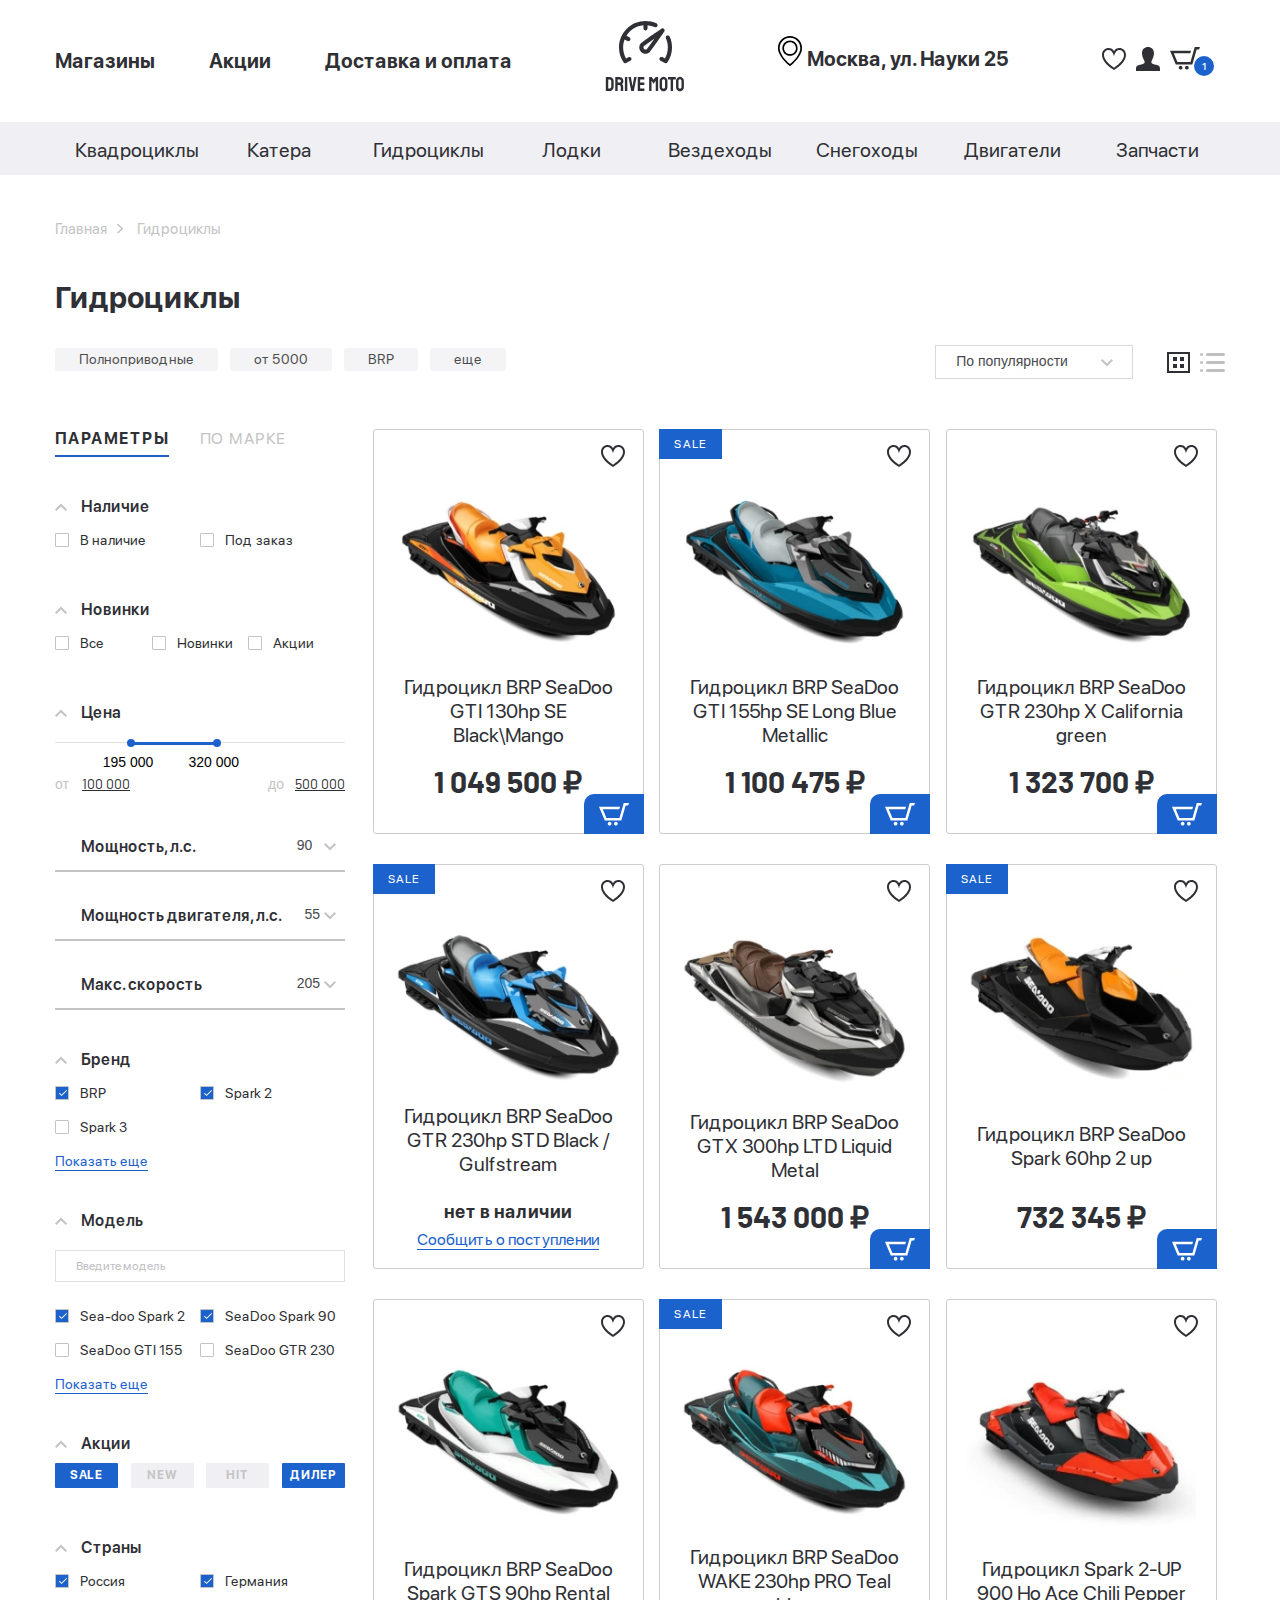
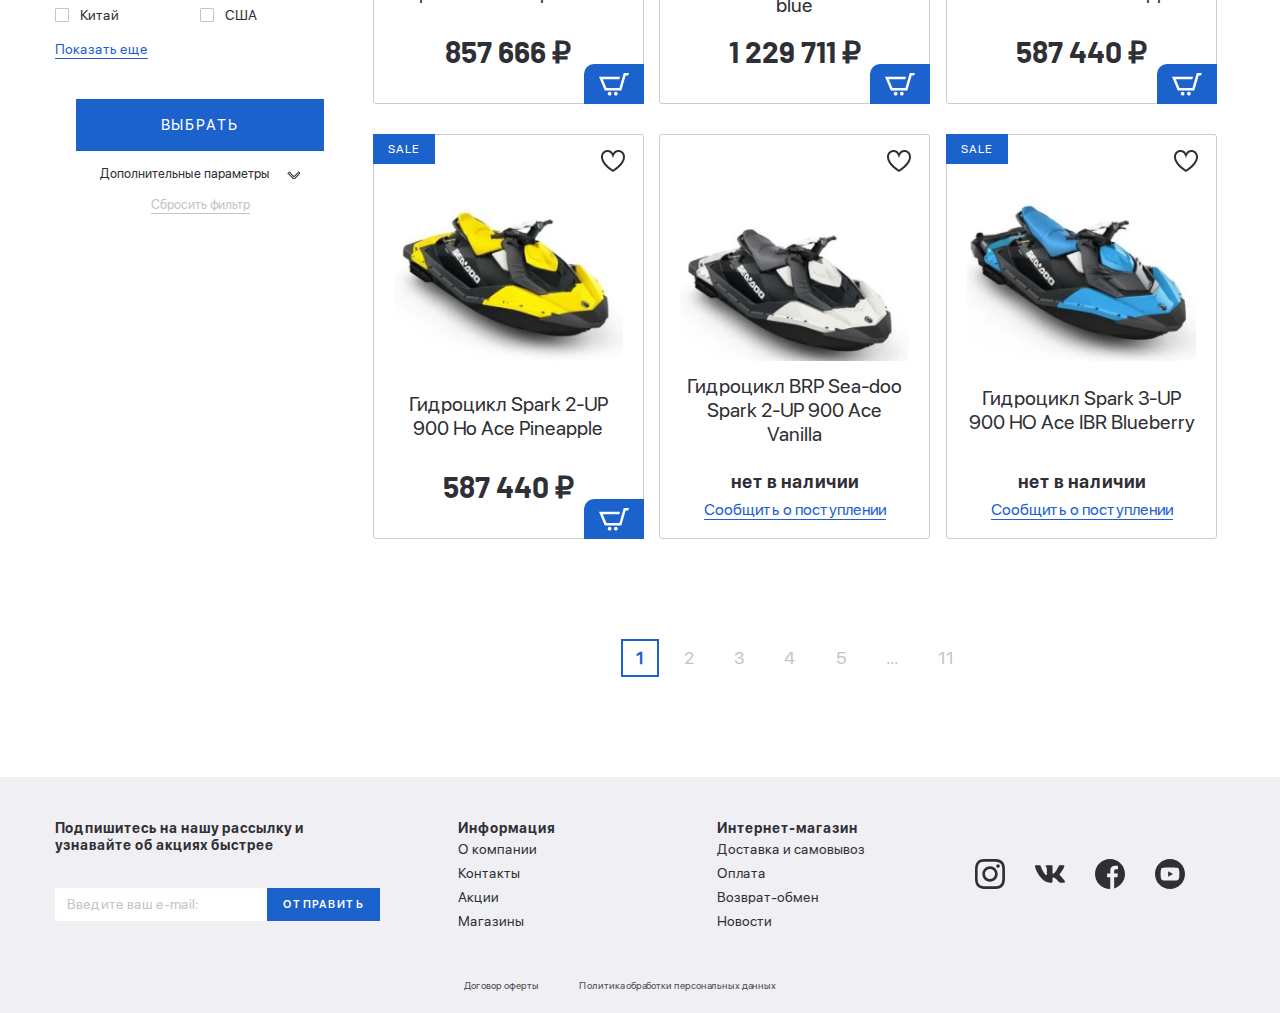
<file: catalog.html>
<!DOCTYPE html>
<html lang="ru" class="page">

<head>
  <meta charset="UTF-8">
  <meta name="viewport" content="width=device-width, initial-scale=1.0">
  <meta http-equiv="X-UA-Compatible" content="ie=edge">
  <title>Drive Moto | Гидроциклы</title>

  <link rel="preload" href="fonts/SFProDisplay-Bold.woff2" as="font" type="font/woff2" crossorigin>
  <link rel="preload" href="fonts/SFProDisplay-Bold.woff" as="font" type="font/woff" crossorigin>
  <link rel="preload" href="fonts/SFProDisplay-Medium.woff" as="font" type="font/woff" crossorigin>
  <link rel="preload" href="fonts/SFProDisplay-Medium.woff2" as="font" type="font/woff2" crossorigin>
  <link rel="preload" href="fonts/SFProDisplay-Regular.woff" as="font" type="font/woff" crossorigin>
  <link rel="preload" href="fonts/SFProDisplay-Regular.woff2" as="font" type="font/woff2" crossorigin>
  <link rel="preload" href="fonts/SFProDisplay-Semibold.woff" as="font" type="font/woff" crossorigin>
  <link rel="preload" href="fonts/SFProDisplay-Semibold.woff2" as="font" type="font/woff2" crossorigin>
  <link rel="preload" href="fonts/barlow-bold.woff2" as="font" type="font/woff2" crossorigin>
  <link rel="preload" href="fonts/barlow-medium.woff2" as="font" type="font/woff2" crossorigin>
  <link rel="preload" href="fonts/barlow-regular.woff2" as="font" type="font/woff2" crossorigin>
  <link rel="preload" href="fonts/barlow-semibold.woff2" as="font" type="font/woff2" crossorigin>
  <link rel="icon" type="image/png" sizes="16x16"  href="images/favicons/favicon-16x16.png">
  <link rel="stylesheet" href="css/normalize.css">
  <link rel="stylesheet" href="css/slick.css">
  <link rel="stylesheet" href="css/ion.rangeSlider.min.css">
  <link rel="stylesheet" href="css/jquery.formstyler.css">
  <link rel="stylesheet" href="css/jquery.formstyler.theme.css">
  <link rel="stylesheet" href="css/jquery.rateyo.min.css">
  <link rel="stylesheet" href="css/style.css">
</head>

<body class="page__body">
  <header class="header">
    <div class="shadow"></div>
    <div class="header__top">
      <div class="container">
        <div class="header__top-inner">
          <button class="menu__burger">
            <span class="menu__burger-line"></span>
            <span class="menu__burger-line"></span>
            <span class="menu__burger-line"></span>
          </button>
          <nav class="menu">
            <ul class="menu__list">
              <li class="menu__item">
                <a class="menu__link" href="#">Магазины</a>
              </li>
              <li class="menu__item">
                <a class="menu__link" href="#">Акции</a>
              </li>
              <li class="menu__item">
                <a class="menu__link" href="#">Доставка и оплата</a>
              </li>
            </ul>
          </nav>
          <a class="logo" href="index.html">
            <img class="logo__img" src="images/logo.svg" width="80" height="76" alt="logo">
            <img class="logo-mobile__img" src="images/logo-mobile.svg" width="82" height="25" alt="logo">
          </a>
          <div class="header__item">
            <p class="header__address">
              Москва, ул. Науки 25
            </p>
            <ul class="user-list">
              <li class="user-list__item">
                <a class="user-list__link" href="#">
                  <img class="user-list__image user-list__favorites" src="images/favorites.svg" alt="favorites">
                </a>
              </li>
              <li class="user-list__item">
                <a class="user-list__link" href="#">
                  <img class="user-list__image user-list__login" src="images/user.svg" alt="user">
                </a>
              </li>
              <li class="user-list__item">
                <a class="user-list__link basket" href="#">
                  <img class="user-list__image user-list__basket" src="images/basket.svg" alt="basket">
                  <p class="basket__num">1</p>
                </a>
              </li>
            </ul>
          </div>
        </div>
      </div>
    </div>
    <ul class="menu-mobile__list">
      <li class="menu-mobile__item">
        <a class="menu-mobile__link" href="#">
          <img class="menu-mobile__img" src="images/user.svg" alt="">
          <p>Войти</p>
        </a>
      </li>
      <li class="menu-mobile__item">
        <a class="menu-mobile__link" href="#">
          <img class="menu-mobile__img" src="images/user.svg" alt="">
          <p>Регистрация</p>
        </a>
      </li>
      <li class="menu-mobile__item">
        <a class="menu-mobile__link" href="#">
          <img class="menu-mobile__img" src="images/favorites.svg" alt="">
          <p>Избранное</p>
        </a>
      </li>
      <li class="menu-mobile__item">
        <a class="menu-mobile__link" href="#">
          <img class="menu-mobile__img" src="images/basket.svg" alt="">
          <p>Корзина</p>
        </a>
      </li>
      <li class="menu-mobile__item">
        <a class="menu-mobile__link" href="#">
          <img class="menu-mobile__img" src="images/store.svg" alt="">
          <p>Магазины</p>
        </a>
      </li>
      <li class="menu-mobile__item">
        <a class="menu-mobile__link" href="#">
          <img class="menu-mobile__img" src="images/sale.svg" alt="">
          <p>Акции</p>
        </a>
      </li>
      <li class="menu-mobile__item">
        <a class="menu-mobile__link" href="#">
          <img class="menu-mobile__img" src="images/delivery.svg" alt="">
          <p>Доставка и оплата</p>
        </a>
      </li>
      <li class="menu-mobile__item">
        <a class="menu-mobile__link" href="catalog.html">
          <p>Квадроциклы</p>
        </a>
      </li>
      <li class="menu-mobile__item">
        <a class="menu-mobile__link" href="catalog.html">
          <p>Катера</p>
        </a>
      </li>
      <li class="menu-mobile__item">
        <a class="menu-mobile__link" href="catalog.html">
          <p>Гидроциклы</p>
        </a>
      </li>
      <li class="menu-mobile__item">
        <a class="menu-mobile__link" href="catalog.html">
          <p>Лодки</p>
        </a>
      </li>
      <li class="menu-mobile__item">
        <a class="menu-mobile__link" href="catalog.html">
          <p>Вездеходы</p>
        </a>
      </li>
      <li class="menu-mobile__item">
        <a class="menu-mobile__link" href="catalog.html">
          <p>Снегоходы</p>
        </a>
      </li>
      <li class="menu-mobile__item">
        <a class="menu-mobile__link" href="catalog.html">
          <p>Двигатели</p>
        </a>
      </li>
      <li class="menu-mobile__item">
        <a class="menu-mobile__link" href="catalog.html">
          <p>Запчасти</p>
        </a>
      </li>
    </ul>
    <div class="menu__mobile-linewrapper">
      <ul class="menu__mobile-line">
        <li class="menu__item">
          <a class="menu__link" href="#">Магазины</a>
        </li>
        <li class="menu__item">
          <a class="menu__link" href="#">Акции</a>
        </li>
        <li class="menu__item">
          <a class="menu__link" href="#">Доставка и оплата</a>
        </li>
      </ul>
    </div>
    <div class="header__bottom">
      <div class="container">
        <ul class="menu-categories">
          <li class="menu-categories__item">
            <a class="menu-categories__link" href="catalog.html">Квадроциклы</a>
          </li>
          <li class="menu-categories__item">
            <a class="menu-categories__link" href="catalog.html">Катера</a>
          </li>
          <li class="menu-categories__item">
            <a class="menu-categories__link" href="catalog.html">Гидроциклы</a>
          </li>
          <li class="menu-categories__item">
            <a class="menu-categories__link" href="catalog.html">Лодки</a>
          </li>
          <li class="menu-categories__item">
            <a class="menu-categories__link" href="catalog.html">Вездеходы</a>
          </li>
          <li class="menu-categories__item">
            <a class="menu-categories__link" href="catalog.html">Снегоходы</a>
          </li>
          <li class="menu-categories__item">
            <a class="menu-categories__link" href="catalog.html">Двигатели</a>
          </li>
          <li class="menu-categories__item">
            <a class="menu-categories__link" href="catalog.html">Запчасти</a>
          </li>
        </ul>
      </div>
    </div>
  </header>

  <div class="breadcrumbs">
    <div class="container">
      <div class="breadcrumbs__inner">
        <ul class="breadcrumbs__list mobile-overflow">
          <li class="breadcrumbs__item">
            <a class="breadcrumbs__link" href="index.html">Главная</a>
          </li>
          <li class="breadcrumbs__item">
            <a class="breadcrumbs__link" href="#">Гидроциклы</a>
          </li>
        </ul>
      </div>
    </div>
  </div>

  <section class="catalog">
    <div class="container">
      <h2 class="catalog__title">Гидроциклы</h2>
      <div class="catalog__filter">
        <div class="catalog__filter-iteminner">
          <div class="catalog__filter-item mobile-overflow">
            <button>Полноприводные</button>
            <button>от 5000</button>
            <button>BRP</button>
            <button>еще</button>
          </div>
        </div>
        <div class="catalog__filter-btn">
          <select class="filter-style select-item">
            <option value="">По популярности</option>
            <option value="">Цена по убыванию</option>
            <option value="">Цена по возрастанию</option>
          </select>
          <button class="catalog__filter-btngrid catalog__filter-button catalog__filter-button--active">
            <svg width="23" height="21" viewBox="0 0 23 21" fill="none" xmlns="http://www.w3.org/2000/svg">
              <rect x="1" y="1" width="21" height="19" stroke="#2F3035" stroke-width="2" />
              <rect x="7" y="6" width="2" height="2" fill="#2F3035" stroke="#2F3035" stroke-width="2" />
              <rect x="7" y="13" width="2" height="2" fill="#2F3035" stroke="#2F3035" stroke-width="2" />
              <rect x="14" y="6" width="2" height="2" fill="#2F3035" stroke="#2F3035" stroke-width="2" />
              <rect x="14" y="13" width="2" height="2" fill="#2F3035" stroke="#2F3035" stroke-width="2" />
            </svg>
          </button>
          <button class="catalog__filter-btnline catalog__filter-button">
            <svg width="25" height="19" viewBox="0 0 25 19" fill="none" xmlns="http://www.w3.org/2000/svg">
              <g opacity="1">
                <rect x="6" width="19" height="3" rx="1.5" fill="#2F3035" />
                <rect x="6" y="8" width="19" height="3" rx="1.5" fill="#2F3035" />
                <rect x="6" y="16" width="19" height="3" rx="1.5" fill="#2F3035" />
                <rect width="3" height="3" rx="1.5" fill="#2F3035" />
                <rect y="8" width="3" height="3" rx="1.5" fill="#2F3035" />
                <rect y="16" width="3" height="3" rx="1.5" fill="#2F3035" />
              </g>
            </svg>
          </button>
        </div>
      </div>
      <div class="catalog__inner">
        <div class="aside__btn">Фильтр</div>
        <aside class="catalog__inner-aside aside-filter">
          <div class="tabs-wrapper tabs-wrapper--no-scroll">
            <div class="tabs aside-filter__tabs">
              <a class="tab tab--active aside-filter__tab" href="#filter-1"><span>Параметры</span></a>
              <a class="tab aside-filter__tab" href="#filter-2"><span>по марке</span></a>
            </div>
          </div>
          <div class="tabs-container">
            <div id="filter-1" class="tabs-content aside-filter__tabs-content tabs-content--active">

              <form class="aside-filter__form">
                <ul class="aside-filter__list">
                  <li class="aside-filter__item-drop">
                    <p class="aside-filter__item-title filter__item-drop filter__item-drop--active">Наличие</p>
                    <div class="aside-filter__content">
                      <div class="aside-filter__content-box">
                        <label class="aside-filter__content-label">
                          <input class="filter-style" type="checkbox">
                          В наличие
                        </label>
                      </div>
                      <div class="aside-filter__content-box">
                        <label class="aside-filter__content-label">
                          <input class="filter-style" type="checkbox">
                          Под заказ
                        </label>
                      </div>
                    </div>
                  </li>
                  <li class="aside-filter__item-drop">
                    <p class="aside-filter__item-title filter__item-drop filter__item-drop--active">Новинки</p>
                    <div class="aside-filter__content aside-filter__content-radio">
                      <div class="aside-filter__content-box">
                        <label class="aside-filter__content-label">
                          <input class="filter-style" name="radio" type="radio">
                          Все
                        </label>
                      </div>
                      <div class="aside-filter__content-box">
                        <label class="aside-filter__content-label">
                          <input class="filter-style" name="radio" type="radio">
                          Новинки
                        </label>
                      </div>
                      <div class="aside-filter__content-box">
                        <label class="aside-filter__content-label">
                          <input class="filter-style" name="radio" type="radio">
                          Акции
                        </label>
                      </div>
                    </div>
                  </li>
                  <li class="aside-filter__item-drop">
                    <p class="aside-filter__item-title filter__item-drop filter__item-drop--active">Цена</p>
                    <div class="aside-filter__content">
                      <input type="text" class="js-range-slider" name="my_range" value="" data-type="double"
                        data-min="100000" data-max="500000" data-from="195000" data-to="320000" data-grid="false" />
                    </div>
                  </li>
                  <li class="aside-filter__item-list">
                    <div class="filter__item-list">
                      <p class="filter__item-listtitle">
                        Мощность, л.с.
                      </p>
                      <select class="filter-style filter__item-listselect">
                        <option>90</option>
                        <option>130</option>
                        <option>150</option>
                        <option>230</option>
                      </select>
                    </div>

                    <div class="filter__item-list">
                      <p class="filter__item-listtitle">
                        Мощность двигателя, л.с.
                      </p>
                      <select class="filter-style filter__item-listselect">
                        <option>55</option>
                        <option>70</option>
                        <option>80</option>
                        <option>90</option>
                      </select>
                    </div>
                    <div class="filter__item-list">
                      <p class="filter__item-listtitle">
                        Макс. скорость
                      </p>
                      <select class="filter-style filter__item-listselect">
                        <option>205</option>
                        <option>230</option>
                        <option>250</option>
                        <option>280</option>
                      </select>
                    </div>
                  </li>

                  <li class="aside-filter__item-drop">
                    <p class="aside-filter__item-title filter__item-drop filter__item-drop--active">Бренд</p>
                    <div class="aside-filter__content">
                      <div class="aside-filter__content-box">
                        <label class="aside-filter__content-label">
                          <input class="filter-style" type="checkbox" checked>
                          BRP
                        </label>
                      </div>
                      <div class="aside-filter__content-box">
                        <label class="aside-filter__content-label">
                          <input class="filter-style" type="checkbox" checked>
                          Spark 2
                        </label>
                      </div>
                      <div class="aside-filter__content-box">
                        <label class="aside-filter__content-label">
                          <input class="filter-style" type="checkbox">
                          Spark 3
                        </label>
                      </div>
                      <div class="filter-more">
                        <button class="filter-more__btn">Показать еще</button>
                      </div>
                    </div>
                  </li>

                  <li class="aside-filter__item-drop">
                    <p class="aside-filter__item-title filter__item-drop filter__item-drop--active">Модель</p>
                    <div class="aside-filter__content">
                      <input class="filter-search" type="text" placeholder="Введите модель">
                      <div class="aside-filter__content-box">
                        <label class="aside-filter__content-label">
                          <input class="filter-style" type="checkbox" checked>
                          Sea-doo Spark 2
                        </label>
                      </div>
                      <div class="aside-filter__content-box">
                        <label class="aside-filter__content-label">
                          <input class="filter-style" type="checkbox" checked>
                          SeaDoo Spark 90
                        </label>
                      </div>
                      <div class="aside-filter__content-box">
                        <label class="aside-filter__content-label">
                          <input class="filter-style" type="checkbox">
                          SeaDoo GTI 155
                        </label>
                      </div>
                      <div class="aside-filter__content-box">
                        <label class="aside-filter__content-label">
                          <input class="filter-style" type="checkbox">
                          SeaDoo GTR 230
                        </label>
                      </div>
                      <div class="filter-more">
                        <button class="filter-more__btn">Показать еще</button>
                      </div>
                    </div>
                  </li>

                  <li class="aside-filter__item-drop btn-checked">
                    <p class="aside-filter__item-title filter__item-drop filter__item-drop--active">Акции</p>
                    <div class="aside-filter__content">
                      <div class="aside-filter__content-box aside-filter__content-box--active">
                        <label class="aside-filter__content-label">
                          <input class="filter-style" type="checkbox">
                          <span class="btn-checked__text" id="btn-sale">SALE</span>
                        </label>
                      </div>
                      <div class="aside-filter__content-box">
                        <label class="aside-filter__content-label">
                          <input class="filter-style" type="checkbox">
                          <span class="btn-checked__text" id="btn-new">NEW</span>
                        </label>
                      </div>
                      <div class="aside-filter__content-box">
                        <label class="aside-filter__content-label">
                          <input class="filter-style" type="checkbox">
                          <span class="btn-checked__text" id="btn-hit">HIT</span>
                        </label>
                      </div>
                      <div class="aside-filter__content-box aside-filter__content-box--active">
                        <label class="aside-filter__content-label">
                          <input class="filter-style" type="checkbox">
                          <span class="btn-checked__text" id="btn-diler">ДИЛЕР</span>
                        </label>
                      </div>
                    </div>
                  </li>

                  <li class="aside-filter__item-drop">
                    <p class="aside-filter__item-title filter__item-drop filter__item-drop--active">Страны</p>
                    <div class="aside-filter__content">
                      <div class="aside-filter__content-box">
                        <label class="aside-filter__content-label">
                          <input class="filter-style" type="checkbox" checked>
                          Россия
                        </label>
                      </div>
                      <div class="aside-filter__content-box">
                        <label class="aside-filter__content-label">
                          <input class="filter-style" type="checkbox" checked>
                          Германия
                        </label>
                      </div>
                      <div class="aside-filter__content-box">
                        <label class="aside-filter__content-label">
                          <input class="filter-style" type="checkbox">
                          Китай
                        </label>
                      </div>
                      <div class="aside-filter__content-box">
                        <label class="aside-filter__content-label">
                          <input class="filter-style" type="checkbox">
                          США
                        </label>
                      </div>
                      <div class="filter-more">
                        <button class="filter-more__btn">Показать еще</button>
                      </div>
                    </div>
                  </li>
                  <li class="aside-filter__item-drop filter-btn__item">
                    <button class="filter-btn__send filter-btn__send--active" type="submit">Выбрать</button>
                    <p class="filter__extra">Дополнительные параметры</p>
                    <div class="filter__extra-content">more</div>
                    <button class="filter-btn__reset" type="submit">Сбросить фильтр</button>
                  </li>
                </ul>
              </form>

            </div>
            <div id="filter-2" class="tabs-content aside-filter__tabs-content">По марке</div>
          </div>
        </aside>
        <div class="catalog__inner-list">
          <div class="product-item__wrapper">
            <button class="product-item__favorite"></button>
            <button class="product-item__basket">
              <img src="images/basket-white.svg" alt="">
            </button>
            <a class="product-item__notify-link" href="#">
              <span>Сообщить о поступлении</span>
            </a>
            <a class="product-item" href="product-page.html">
              <p class="product-item__hover-text">
                посмотреть товар
              </p>
              <img class="product-item__img" src="images/content/gidrotsikl-1.webp" width="250" height="190" alt="">
              <h4 class="product-item__title">
                Гидроцикл BRP SeaDoo GTI 130hp SE Black\Mango
              </h4>
              <p class="price product-item__price">
                1 049 500 ₽
              </p>
              <p class="product-item__notify-text">
                нет в наличии
              </p>
            </a>
          </div>
          <div class="product-item__wrapper">
            <button class="product-item__favorite"></button>
            <button class="product-item__basket">
              <img src="images/basket-white.svg" alt="">
            </button>
            <a class="product-item__notify-link" href="#">
              <span>Сообщить о поступлении</span>
            </a>
            <a class="product-item product-item--sale" href="product-page.html">
              <p class="product-item__hover-text">
                посмотреть товар
              </p>
              <img class="product-item__img" src="images/content/gidrotsikl-2.webp" width="250" height="190" alt="">
              <h4 class="product-item__title">
                Гидроцикл BRP SeaDoo GTI 155hp SE Long Blue Metallic
              </h4>
              <p class="price product-item__price">
                1 100 475 ₽
              </p>
              <p class="product-item__notify-text">
                нет в наличии
              </p>
            </a>
          </div>
          <div class="product-item__wrapper">
            <button class="product-item__favorite"></button>
            <button class="product-item__basket">
              <img src="images/basket-white.svg" alt="">
            </button>
            <a class="product-item__notify-link" href="#">
              <span>Сообщить о поступлении</span>
            </a>
            <a class="product-item" href="product-page.html">
              <p class="product-item__hover-text">
                посмотреть товар
              </p>
              <img class="product-item__img" src="images/content/gidrotsikl-3.webp" width="250" height="190" alt="">
              <h4 class="product-item__title">
                Гидроцикл BRP SeaDoo GTR 230hp X California green 
              </h4>
              <p class="price product-item__price">
                1 323 700 ₽
              </p>
              <p class="product-item__notify-text">
                нет в наличии
              </p>
            </a>
          </div>
          <div class="product-item__wrapper product-item__not-available">
            <button class="product-item__favorite"></button>
            <button class="product-item__basket">
              <img src="images/basket-white.svg" alt="">
            </button>
            <a class="product-item__notify-link" href="#">
              <span>Сообщить о поступлении</span>
            </a>
            <a class="product-item product-item--sale" href="product-page.html">
              <p class="product-item__hover-text">
                посмотреть товар
              </p>
              <img class="product-item__img" src="images/content/gidrotsikl-4.webp" width="250" height="190" alt="">
              <h4 class="product-item__title">
                Гидроцикл BRP SeaDoo GTR 230hp STD Black / Gulfstream
              </h4>
              <p class="price product-item__price">
                1 049 500 ₽
              </p>
              <p class="product-item__notify-text">
                нет в наличии
              </p>
            </a>
          </div>
          <div class="product-item__wrapper">
            <button class="product-item__favorite"></button>
            <button class="product-item__basket">
              <img src="images/basket-white.svg" alt="">
            </button>
            <a class="product-item__notify-link" href="#">
              <span>Сообщить о поступлении</span>
            </a>
            <a class="product-item" href="product-page.html">
              <p class="product-item__hover-text">
                посмотреть товар
              </p>
              <img class="product-item__img" src="images/content/gidrotsikl-5.webp" width="250" height="190" alt="">
              <h4 class="product-item__title">
                Гидроцикл BRP SeaDoo GTX 300hp LTD Liquid Metal
              </h4>
              <p class="price product-item__price">
                1 543 000 ₽
              </p>
              <p class="product-item__notify-text">
                нет в наличии
              </p>
            </a>
          </div>
          <div class="product-item__wrapper">
            <button class="product-item__favorite"></button>
            <button class="product-item__basket">
              <img src="images/basket-white.svg" alt="">
            </button>
            <a class="product-item__notify-link" href="#">
              <span>Сообщить о поступлении</span>
            </a>
            <a class="product-item product-item--sale" href="product-page.html">
              <p class="product-item__hover-text">
                посмотреть товар
              </p>
              <img class="product-item__img" src="images/content/gidrotsikl-6.webp" width="250" height="190" alt="">
              <h4 class="product-item__title">
                Гидроцикл BRP SeaDoo Spark 60hp 2 up
              </h4>
              <p class="price product-item__price">
                732 345 ₽
              </p>
              <p class="product-item__notify-text">
                нет в наличии
              </p>
            </a>
          </div>
          <div class="product-item__wrapper">
            <button class="product-item__favorite"></button>
            <button class="product-item__basket">
              <img src="images/basket-white.svg" alt="">
            </button>
            <a class="product-item__notify-link" href="#">
              <span>Сообщить о поступлении</span>
            </a>
            <a class="product-item" href="product-page.html">
              <p class="product-item__hover-text">
                посмотреть товар
              </p>
              <img class="product-item__img" src="images/content/gidrotsikl-7.webp" width="250" height="190" alt="">
              <h4 class="product-item__title">
                Гидроцикл BRP SeaDoo Spark GTS 90hp Rental
              </h4>
              <p class="price product-item__price">
                857 666 ₽
              </p>
              <p class="product-item__notify-text">
                нет в наличии
              </p>
            </a>
          </div>
          <div class="product-item__wrapper">
            <button class="product-item__favorite"></button>
            <button class="product-item__basket">
              <img src="images/basket-white.svg" alt="">
            </button>
            <a class="product-item__notify-link" href="#">
              <span>Сообщить о поступлении</span>
            </a>
            <a class="product-item product-item--sale" href="product-page.html">
              <p class="product-item__hover-text">
                посмотреть товар
              </p>
              <img class="product-item__img" src="images/content/gidrotsikl-8.webp" width="250" height="190" alt="">
              <h4 class="product-item__title">
                Гидроцикл BRP SeaDoo WAKE 230hp PRO Teal blue
              </h4>
              <p class="price product-item__price">
                1 229 711 ₽
              </p>
              <p class="product-item__notify-text">
                нет в наличии
              </p>
            </a>
          </div>
          <div class="product-item__wrapper">
            <button class="product-item__favorite"></button>
            <button class="product-item__basket">
              <img src="images/basket-white.svg" alt="">
            </button>
            <a class="product-item__notify-link" href="#">
              <span>Сообщить о поступлении</span>
            </a>
            <a class="product-item" href="product-page.html">
              <p class="product-item__hover-text">
                посмотреть товар
              </p>
              <img class="product-item__img" src="images/content/gidrotsikl-9.webp" width="250" height="190" alt="">
              <h4 class="product-item__title">
                Гидроцикл Spark 2-UP 900 Ho Ace Chili Pepper
              </h4>
              <p class="price product-item__price">
                587 440 ₽
              </p>
              <p class="product-item__notify-text">
                нет в наличии
              </p>
            </a>
          </div>
          <div class="product-item__wrapper">
            <button class="product-item__favorite"></button>
            <button class="product-item__basket">
              <img src="images/basket-white.svg" alt="">
            </button>
            <a class="product-item__notify-link" href="#">
              <span>Сообщить о поступлении</span>
            </a>
            <a class="product-item product-item--sale" href="product-page.html">
              <p class="product-item__hover-text">
                посмотреть товар
              </p>
              <img class="product-item__img" src="images/content/gidrotsikl-10.webp" width="250" height="190" alt="">
              <h4 class="product-item__title">
                Гидроцикл Spark 2-UP 900 Ho Ace Pineapple 
              </h4>
              <p class="price product-item__price">
                587 440 ₽
              </p>
              <p class="product-item__notify-text">
                нет в наличии
              </p>
            </a>
          </div>
          <div class="product-item__wrapper product-item__not-available">
            <button class="product-item__favorite"></button>
            <button class="product-item__basket">
              <img src="images/basket-white.svg" alt="">
            </button>
            <a class="product-item__notify-link" href="#">
              <span>Сообщить о поступлении</span>
            </a>
            <a class="product-item" href="product-page.html">
              <p class="product-item__hover-text">
                посмотреть товар
              </p>
              <img class="product-item__img" src="images/content/gidrotsikl-11.webp" width="250" height="190" alt="">
              <h4 class="product-item__title">
                Гидроцикл BRP Sea-doo Spark 2-UP 900 Ace Vanilla 
              </h4>
              <p class="price product-item__price">
                1 049 500 ₽
              </p>
              <p class="product-item__notify-text">
                нет в наличии
              </p>
            </a>
          </div>
          <div class="product-item__wrapper product-item__not-available">
            <button class="product-item__favorite"></button>
            <button class="product-item__basket">
              <img src="images/basket-white.svg" alt="">
            </button>
            <a class="product-item__notify-link" href="#">
              <span>Сообщить о поступлении</span>
            </a>
            <a class="product-item product-item--sale" href="product-page.html">
              <p class="product-item__hover-text">
                посмотреть товар
              </p>
              <img class="product-item__img" src="images/content/gidrotsikl-12.webp" width="250" height="190" alt="">
              <h4 class="product-item__title">
                Гидроцикл Spark 3-UP 900 HO Ace IBR Blueberry
              </h4>
              <p class="price product-item__price">
                1 049 500 ₽
              </p>
              <p class="product-item__notify-text">
                нет в наличии
              </p>
            </a>
          </div>

          <div class="pagination">
            <ul class="pagination-list">
              <li class="pagination-item active"><a href="#">1</a></li>
              <li class="pagination-item"><a href="#">2</a></li>
              <li class="pagination-item"><a href="#">3</a></li>
              <li class="pagination-item"><a href="#">4</a></li>
              <li class="pagination-item"><a href="#">5</a></li>
              <li class="pagination-item pagination-item--dots"><span>...</span></li>
              <li class="pagination-item"><a href="#">11</a></li>
            </ul>
          </div>
        </div>
      </div>
    </div>
  </section>

  <footer class="footer">
    <div class="container">
      <div class="footer__top">
        <div class="footer__top-inner">
          <div class="footer__top-item footer__top-newslatter">
            <h6 class="footer__top-title">
              Подпишитесь на нашу рассылку
              и узнавайте об акциях быстрее
            </h6>
            <form class="footer-form">
              <input class="footer-form__input" type="text" placeholder="Введите ваш e-mail:">
              <button class="footer-form__btn" type="submit">Отправить</button>
            </form>
          </div>
          <div class="footer__top-item footer__top-itemdrop">
            <h6 class="footer__top-title footer__topdrop">Информация</h6>
            <ul class="footer__list">
              <li class="footer__item">
                <a href="#">О компании</a>
              </li>
              <li class="footer__item">
                <a href="#">Контакты</a>
              </li>
              <li class="footer__item">
                <a href="#">Акции</a>
              </li>
              <li class="footer__item">
                <a href="#">Магазины</a>
              </li>
            </ul>
          </div>
          <div class="footer__top-item">
            <h6 class="footer__top-title footer__topdrop">Интернет-магазин</h6>
            <ul class="footer__list">
              <li class="footer__item">
                <a href="#">Доставка и самовывоз</a>
              </li>
              <li class="footer__item">
                <a href="#">Оплата</a>
              </li>
              <li class="footer__item">
                <a href="#">Возврат-обмен</a>
              </li>
              <li class="footer__item">
                <a href="#">Новости</a>
              </li>
            </ul>
          </div>
          <div class="footer__top-item footer__top-social">
            <ul class="social__list">
              <li class="social__item">
                <a href="#">
                  <img src="images/instagram.svg" alt="">
                </a>
              </li>
              <li class="social__item">
                <a href="#">
                  <img src="images/vkontakte.svg" alt="">
                </a>
              </li>
              <li class="social__item">
                <a href="#">
                  <img src="images/facebook.svg" alt="">
                </a>
              </li>
              <li class="social__item">
                <a href="#">
                  <img src="images/youtube.svg" alt="">
                </a>
              </li>
            </ul>
          </div>
        </div>
      </div>
      <div class="footer__bottom">
        <a class="footer__bottom-link" href="#">Договор оферты</a>
        <a class="footer__bottom-link" href="#">Политика обработки персональных данных</a>
      </div>
    </div>
  </footer>

  <section class="login">
    <div class="login-inner">
      <form class="login-form">
        <h3 class="login-form__title">
          Вход
        </h3>
        <div class="login-form__group">
          <input class="login-form__input email-input" type="text" placeholder=" ">
          <label class="login-form__label">Email</label>
        </div>
        <div class="login-form__group">
          <input class="login-form__input password-input" type="password" placeholder=" ">
          <label class="login-form__label">Пароль</label>
        </div>
        <a class="login-form__link" href="index.html">
          <button class="login-form__btn">
            Войти
          </button>
        </a>
        <img class="login-form__close" src="images/close.png" width="16" height="16" alt="close">
      </form>
    </div>
  </section>

  <script src="https://ajax.googleapis.com/ajax/libs/jquery/3.4.1/jquery.min.js"></script>
  <script src="js/slick.min.js"></script>
  <script src="js/ion.rangeSlider.min.js"></script>
  <script src="js/jquery.formstyler.min.js"></script>
  <script src="js/jquery.rateyo.min.js"></script>
  <script src="js/main.js"></script>
</body>

</html>
</file>
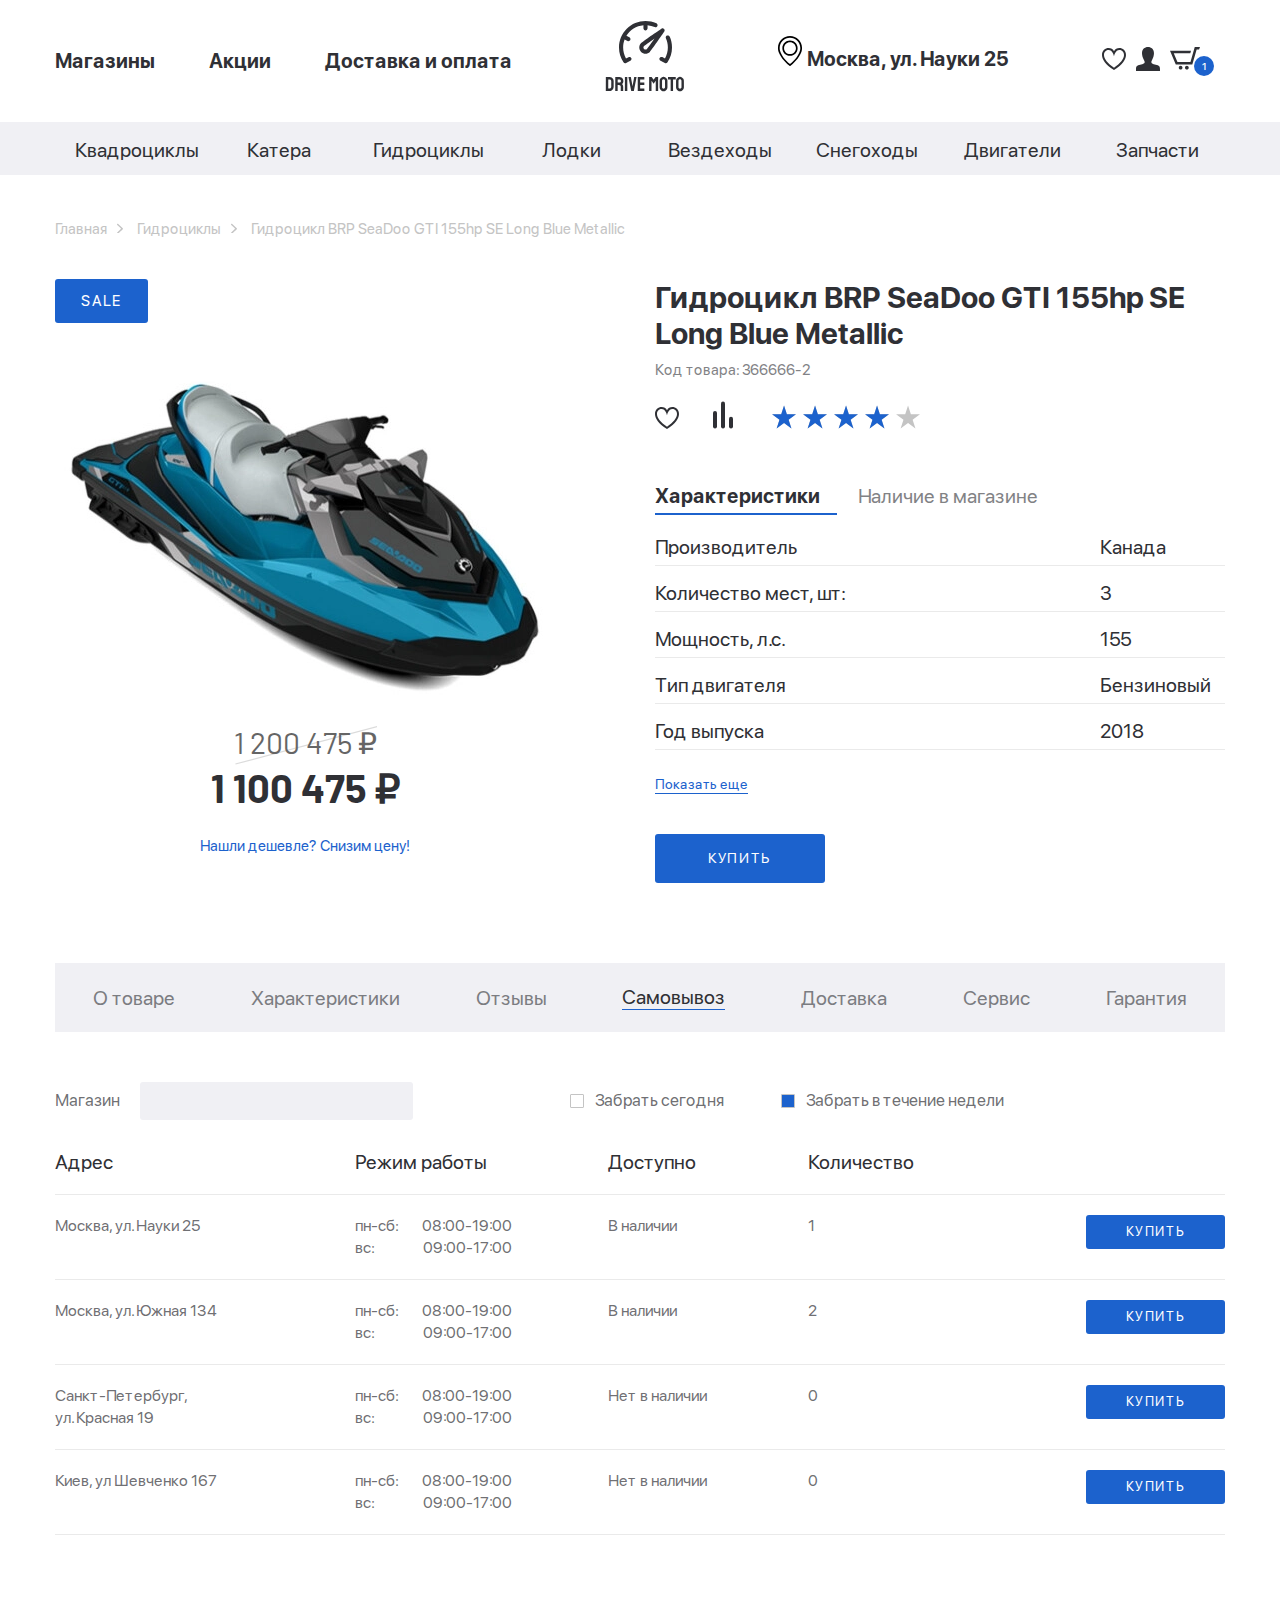
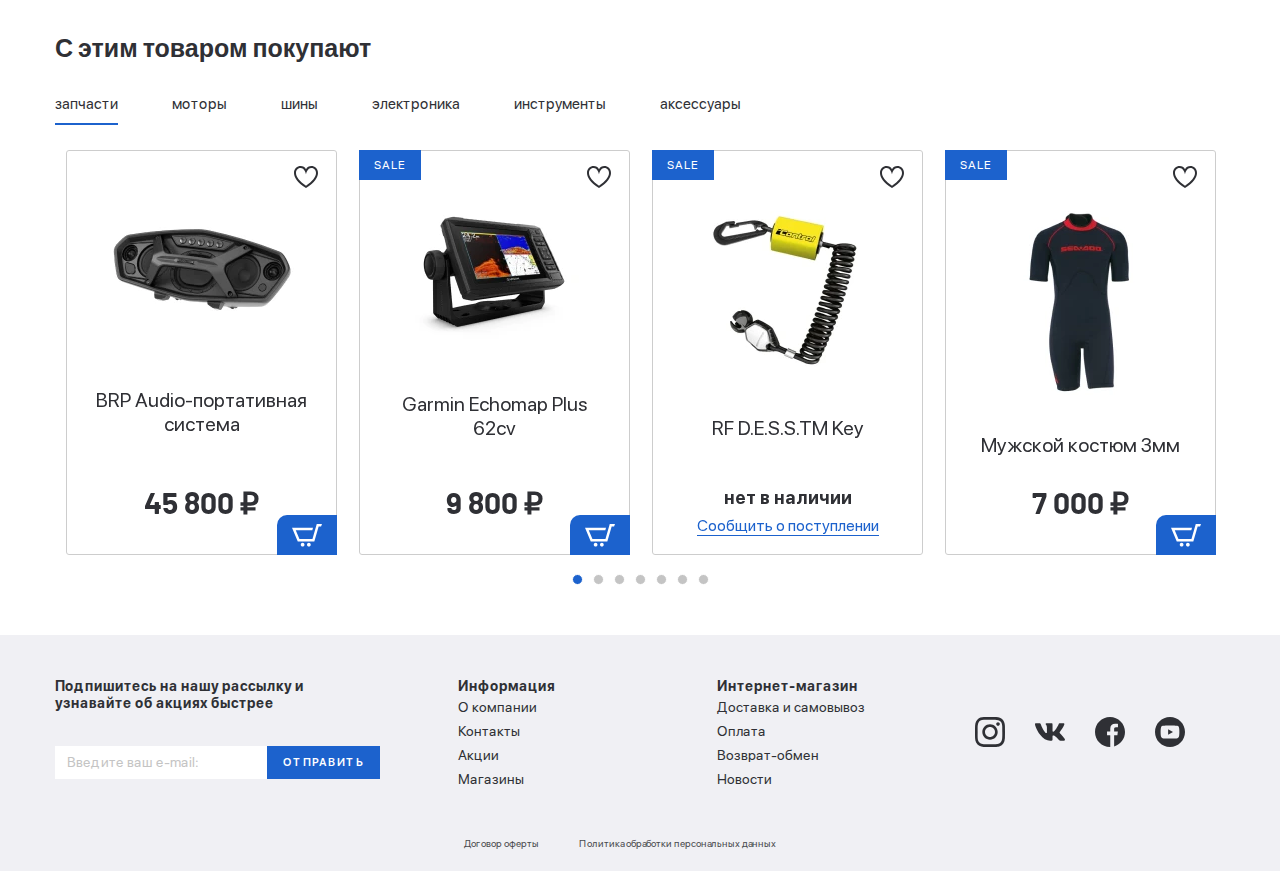
<file: product-page.html>
<!DOCTYPE html>
<html lang="ru" class="page">

<head>
  <meta charset="UTF-8">
  <meta name="viewport" content="width=device-width, initial-scale=1.0">
  <meta http-equiv="X-UA-Compatible" content="ie=edge">
  <title>Drive Moto | Гидроциклы</title>
  <link rel="preload" href="fonts/SFProDisplay-Bold.woff2" as="font" type="font/woff2" crossorigin>
  <link rel="preload" href="fonts/SFProDisplay-Bold.woff" as="font" type="font/woff" crossorigin>
  <link rel="preload" href="fonts/SFProDisplay-Medium.woff" as="font" type="font/woff" crossorigin>
  <link rel="preload" href="fonts/SFProDisplay-Medium.woff2" as="font" type="font/woff2" crossorigin>
  <link rel="preload" href="fonts/SFProDisplay-Regular.woff" as="font" type="font/woff" crossorigin>
  <link rel="preload" href="fonts/SFProDisplay-Regular.woff2" as="font" type="font/woff2" crossorigin>
  <link rel="preload" href="fonts/SFProDisplay-Semibold.woff" as="font" type="font/woff" crossorigin>
  <link rel="preload" href="fonts/SFProDisplay-Semibold.woff2" as="font" type="font/woff2" crossorigin>
  <link rel="preload" href="fonts/barlow-bold.woff2" as="font" type="font/woff2" crossorigin>
  <link rel="preload" href="fonts/barlow-medium.woff2" as="font" type="font/woff2" crossorigin>
  <link rel="preload" href="fonts/barlow-regular.woff2" as="font" type="font/woff2" crossorigin>
  <link rel="preload" href="fonts/barlow-semibold.woff2" as="font" type="font/woff2" crossorigin>
  <link rel="icon" type="image/png" sizes="16x16"  href="images/favicons/favicon-16x16.png">
  <link rel="stylesheet" href="css/normalize.css">
  <link rel="stylesheet" href="css/slick.css">
  <link rel="stylesheet" href="css/ion.rangeSlider.min.css">
  <link rel="stylesheet" href="css/jquery.formstyler.css">
  <link rel="stylesheet" href="css/jquery.formstyler.theme.css">
  <link rel="stylesheet" href="css/jquery.rateyo.min.css">
  <link rel="stylesheet" href="css/style.css">
</head>

<body class="page__body">
  <header class="header">
    <div class="shadow"></div>
    <div class="header__top">
      <div class="container">
        <div class="header__top-inner">
          <button class="menu__burger">
            <span class="menu__burger-line"></span>
            <span class="menu__burger-line"></span>
            <span class="menu__burger-line"></span>
          </button>
          <nav class="menu">
            <ul class="menu__list">
              <li class="menu__item">
                <a class="menu__link" href="#">Магазины</a>
              </li>
              <li class="menu__item">
                <a class="menu__link" href="#">Акции</a>
              </li>
              <li class="menu__item">
                <a class="menu__link" href="#">Доставка и оплата</a>
              </li>
            </ul>
          </nav>
          <a class="logo" href="index.html">
            <img class="logo__img" src="images/logo.svg" width="80" height="76" alt="logo">
            <img class="logo-mobile__img" src="images/logo-mobile.svg" width="82" height="25" alt="logo">
          </a>
          <div class="header__item">
            <p class="header__address">
              Москва, ул. Науки 25
            </p>
            <ul class="user-list">
              <li class="user-list__item">
                <a class="user-list__link" href="#">
                  <img class="user-list__image user-list__favorites" src="images/favorites.svg" alt="favorites">
                </a>
              </li>
              <li class="user-list__item">
                <a class="user-list__link" href="#">
                  <img class="user-list__image user-list__login" src="images/user.svg" alt="user">
                </a>
              </li>
              <li class="user-list__item">
                <a class="user-list__link basket" href="#">
                  <img class="user-list__image user-list__basket" src="images/basket.svg" alt="basket">
                  <p class="basket__num">1</p>
                </a>
              </li>
            </ul>
          </div>
        </div>
      </div>
    </div>
    <ul class="menu-mobile__list">
      <li class="menu-mobile__item">
        <a class="menu-mobile__link" href="#">
          <img class="menu-mobile__img" src="images/user.svg" alt="">
          <p>Войти</p>
        </a>
      </li>
      <li class="menu-mobile__item">
        <a class="menu-mobile__link" href="#">
          <img class="menu-mobile__img" src="images/user.svg" alt="">
          <p>Регистрация</p>
        </a>
      </li>
      <li class="menu-mobile__item">
        <a class="menu-mobile__link" href="#">
          <img class="menu-mobile__img" src="images/favorites.svg" alt="">
          <p>Избранное</p>
        </a>
      </li>
      <li class="menu-mobile__item">
        <a class="menu-mobile__link" href="#">
          <img class="menu-mobile__img" src="images/basket.svg" alt="">
          <p>Корзина</p>
        </a>
      </li>
      <li class="menu-mobile__item">
        <a class="menu-mobile__link" href="#">
          <img class="menu-mobile__img" src="images/store.svg" alt="">
          <p>Магазины</p>
        </a>
      </li>
      <li class="menu-mobile__item">
        <a class="menu-mobile__link" href="#">
          <img class="menu-mobile__img" src="images/sale.svg" alt="">
          <p>Акции</p>
        </a>
      </li>
      <li class="menu-mobile__item">
        <a class="menu-mobile__link" href="#">
          <img class="menu-mobile__img" src="images/delivery.svg" alt="">
          <p>Доставка и оплата</p>
        </a>
      </li>
      <li class="menu-mobile__item">
        <a class="menu-mobile__link" href="catalog.html">
          <p>Квадроциклы</p>
        </a>
      </li>
      <li class="menu-mobile__item">
        <a class="menu-mobile__link" href="catalog.html">
          <p>Катера</p>
        </a>
      </li>
      <li class="menu-mobile__item">
        <a class="menu-mobile__link" href="catalog.html">
          <p>Гидроциклы</p>
        </a>
      </li>
      <li class="menu-mobile__item">
        <a class="menu-mobile__link" href="catalog.html">
          <p>Лодки</p>
        </a>
      </li>
      <li class="menu-mobile__item">
        <a class="menu-mobile__link" href="catalog.html">
          <p>Вездеходы</p>
        </a>
      </li>
      <li class="menu-mobile__item">
        <a class="menu-mobile__link" href="catalog.html">
          <p>Снегоходы</p>
        </a>
      </li>
      <li class="menu-mobile__item">
        <a class="menu-mobile__link" href="catalog.html">
          <p>Двигатели</p>
        </a>
      </li>
      <li class="menu-mobile__item">
        <a class="menu-mobile__link" href="catalog.html">
          <p>Запчасти</p>
        </a>
      </li>
    </ul>
    <div class="menu__mobile-linewrapper">
      <ul class="menu__mobile-line">
        <li class="menu__item">
          <a class="menu__link" href="#">Магазины</a>
        </li>
        <li class="menu__item">
          <a class="menu__link" href="#">Акции</a>
        </li>
        <li class="menu__item">
          <a class="menu__link" href="#">Доставка и оплата</a>
        </li>
      </ul>
    </div>
    <div class="header__bottom">
      <div class="container">
        <ul class="menu-categories">
          <li class="menu-categories__item">
            <a class="menu-categories__link" href="catalog.html">Квадроциклы</a>
          </li>
          <li class="menu-categories__item">
            <a class="menu-categories__link" href="catalog.html">Катера</a>
          </li>
          <li class="menu-categories__item">
            <a class="menu-categories__link" href="catalog.html">Гидроциклы</a>
          </li>
          <li class="menu-categories__item">
            <a class="menu-categories__link" href="catalog.html">Лодки</a>
          </li>
          <li class="menu-categories__item">
            <a class="menu-categories__link" href="catalog.html">Вездеходы</a>
          </li>
          <li class="menu-categories__item">
            <a class="menu-categories__link" href="catalog.html">Снегоходы</a>
          </li>
          <li class="menu-categories__item">
            <a class="menu-categories__link" href="catalog.html">Двигатели</a>
          </li>
          <li class="menu-categories__item">
            <a class="menu-categories__link" href="catalog.html">Запчасти</a>
          </li>
        </ul>
      </div>
    </div>
  </header>

  <div class="breadcrumbs">
    <div class="container">
      <div class="breadcrumbs__inner">
        <ul class="breadcrumbs__list mobile-overflow">
          <li class="breadcrumbs__item">
            <a class="breadcrumbs__link" href="index.html">Главная</a>
          </li>
          <li class="breadcrumbs__item">
            <a class="breadcrumbs__link" href="catalog.html">Гидроциклы</a>
          </li>
          <li class="breadcrumbs__item">
            <a class="breadcrumbs__link" href="#">Гидроцикл BRP SeaDoo GTI 155hp SE Long Blue Metallic</a>
          </li>
        </ul>
      </div>
    </div>
  </div>

  <section class="product-card">
    <div class="container">
      <div class="product-card__inner">
        <div class="product-card__img-box product-item--sale">
          <!--  width="500" height="375"  -->
          <img class="product-card__img" src="images/content/gidro-content-1.webp"
            alt="Гидроцикл BRP SeaDoo GTI 155hp SE Long Blue Metallic">
          <p class="product-card__price-old">1 200 475 ₽</p>
          <p class="product-card__price-new">1 100 475 ₽</p>
          <a class="product-card__link" href="#">
            Нашли дешевле? Снизим цену!
          </a>
          <div class="product-card__btn product-card__btn-mobile">
            <button>купить</button>
          </div>
        </div>
        <div class="product-card__content">
          <h1 class="product-card__title">
            Гидроцикл BRP SeaDoo GTI 155hp SE Long Blue Metallic
          </h1>
          <p class="product-card__code">Код товара: 366666-2</p>
          <div class="product-card__buttons">
            <a class="product-card__icon-favorite" href="#">
              <img src="images/favorites.svg" alt="">
            </a>
            <a class="product-card__icon-group" href="#">
              <img src="images/group.svg" alt="">
            </a>
            <a class="rate">
              <div class="rate-yo" data-rateyo-rating="4"></div>
            </a>
          </div>

          <div class="tabs-wrapper product-card__tabs">
            <div class="tabs">
              <a class="tab product-card__tab tab--active" href="#product-1">
                Характеристики
              </a>
              <a class="tab product-card__tab" href="#product-2">
                Наличие в магазине
              </a>

            </div>
            <div class="tabs-container">
              <div id="product-1" class="tabs-content product-card__tab-content tabs-content--active">
                <ul class="product-card__list">
                  <li class="product-card__item">
                    <div class="product-card__item-left">Производитель</div>
                    <div class="product-card__item-right">Канада</div>
                  </li>
                  <li class="product-card__item">
                    <div class="product-card__item-left">Количество мест, шт:</div>
                    <div class="product-card__item-right">3</div>
                  </li>
                  <li class="product-card__item">
                    <div class="product-card__item-left">Мощность, л.с.</div>
                    <div class="product-card__item-right">155</div>
                  </li>
                  <li class="product-card__item">
                    <div class="product-card__item-left">Тип двигателя</div>
                    <div class="product-card__item-right">Бензиновый</div>
                  </li>
                  <li class="product-card__item">
                    <div class="product-card__item-left">Год выпуска</div>
                    <div class="product-card__item-right">2018</div>
                  </li>
                </ul>
                <a class="product-card__more">Показать еще</a>
                <div class="product-card__btn">
                  <button>купить</button>
                </div>
              </div>
              <div id="product-2" class="tabs-content product-card__tab-content">
                content-2
              </div>
            </div>
          </div>
        </div>
      </div>
    </div>
  </section>

  <section class="card__tabs">
    <div class="container">
      <div class="tabs-wrapper">
        <div class="tabs card__tab-box mobile-overflow">
          <a class="tab card__tab" href="#product-card__tabs-1">О товаре</a>
          <a class="tab card__tab" href="#product-card__tabs-2">Характеристики</a>
          <a class="tab card__tab" href="#product-card__tabs-3">Отзывы</a>
          <a class="tab card__tab tab--active" href="#product-card__tabs-4">Самовывоз</a>
          <a class="tab card__tab" href="#product-card__tabs-5">Доставка</a>
          <a class="tab card__tab" href="#product-card__tabs-6">Сервис</a>
          <a class="tab card__tab" href="#product-card__tabs-7">Гарантия</a>
        </div>
      </div>
      <div class="tabs-container">
        <div id="product-card__tabs-1" class="card__tab-content tabs-content">content</div>
        <div id="product-card__tabs-2" class="card__tab-content tabs-content">content</div>
        <div id="product-card__tabs-3" class="card__tab-content tabs-content">content</div>
        <div id="product-card__tabs-4" class="card__tab-content tabs-content tabs-content--active">
          <form>
            <div class="card__top-line">
              <label class="card__label-search">
                Магазин
                <input class="card__input-search" type="text">
              </label>

              <label class="card__label-pickup">
                <input class="filter-style" type="radio" name="pickup">
                Забрать сегодня
              </label>
              <label class="card__label-pickup">
                <input class="filter-style" type="radio" name="pickup" checked>
                Забрать в течение недели
              </label>
            </div>
            <ul class="card__list">
              <li class="card__list-item card__list-itemtitle">
                <div class="card__list-address">Адрес</div>
                <div class="card__list-workhours">Режим работы</div>
                <div class="card__list-avialable">Доступно</div>
                <div class="card__list-num">Количество</div>
                <div class="card__list-btn"></div>
              </li>
              <li class="card__list-item">
                <div class="card__list-address">Москва, ул. Науки 25</div>
                <div class="card__list-workhours">
                  <div class="workhours">
                    <span>пн-сб:</span><span>08:00-19:00</span>
                  </div>
                  <div class="workhours">
                    <span>вс:</span><span>09:00-17:00</span>
                  </div>
                </div>
                <div class="card__list-avialable">В наличии</div>
                <div class="card__list-num">1</div>
                <div class="card__list-btn">
                  <button type="submit">купить</button>
                </div>
              </li>
              <li class="card__list-item">
                <div class="card__list-address">Москва, ул. Южная 134</div>
                <div class="card__list-workhours">
                  <div class="workhours">
                    <span>пн-сб:</span><span>08:00-19:00</span>
                  </div>
                  <div class="workhours">
                    <span>вс:</span><span>09:00-17:00</span>
                  </div>
                </div>
                <div class="card__list-avialable">В наличии</div>
                <div class="card__list-num">2</div>
                <div class="card__list-btn">
                  <button type="submit">купить</button>
                </div>
              </li>
              <li class="card__list-item">
                <div class="card__list-address">Санкт-Петербург, <br>
                  ул. Красная 19</div>
                <div class="card__list-workhours">
                  <div class="workhours">
                    <span>пн-сб:</span><span>08:00-19:00</span>
                  </div>
                  <div class="workhours">
                    <span>вс:</span><span>09:00-17:00</span>
                  </div>
                </div>
                <div class="card__list-avialable">Нет в наличии</div>
                <div class="card__list-num">0</div>
                <div class="card__list-btn">
                  <button type="submit">купить</button>
                </div>
              </li>
              <li class="card__list-item">
                <div class="card__list-address">Киев, ул Шевченко 167</div>
                <div class="card__list-workhours">
                  <div class="workhours">
                    <span>пн-сб:</span><span>08:00-19:00</span>
                  </div>
                  <div class="workhours">
                    <span>вс:</span><span>09:00-17:00</span>
                  </div>
                </div>
                <div class="card__list-avialable">Нет в наличии</div>
                <div class="card__list-num">0</div>
                <div class="card__list-btn">
                  <button type="submit">купить</button>
                </div>
              </li>
            </ul>
          </form>
        </div>
        <div id="product-card__tabs-5" class="card__tab-content tabs-content">content</div>
        <div id="product-card__tabs-6" class="card__tab-content tabs-content">content</div>
        <div id="product-card__tabs-7" class="card__tab-content tabs-content">content</div>
      </div>
    </div>
  </section>

  <section class="products">
    <div class="container">
      <div class="products__inner">
        <h3 class="products__title">С этим товаром покупают</h3>
        <div class="tabs-wrapper">
          <div class="tabs products__tabs mobile-overflow">
            <a class="tab products__tab tab--active" href="#popular-tab-1">запчасти</a>
            <a class="tab products__tab" href="#popular-tab-2">моторы</a>
            <a class="tab products__tab" href="#popular-tab-3">шины</a>
            <a class="tab products__tab" href="#popular-tab-4">электроника</a>
            <a class="tab products__tab" href="#popular-tab-5">инструменты</a>
            <a class="tab products__tab" href="#popular-tab-6">аксессуары</a>
          </div>
        </div>

        <div class="tabs-container products__container">
          <div id="popular-tab-1" class="tabs-content products__content tabs-content--active">
            <div class="product-slider">
              <div class="product-slider__item">
                <div class="product-item__wrapper">
                <button class="product-item__favorite"></button>
                <button class="product-item__basket">
                  <img src="images/basket-white.svg" alt="">
                </button>
                <a class="product-item__notify-link" href="#">
                  <span>Сообщить о поступлении</span>
                </a>
                <a class="product-item" href="#">
                  <p class="product-item__hover-text">
                    посмотреть товар
                  </p>
                  <img class="product item__img" src="images/content/product-5.webp" alt="BRP Audio-портативная система">
                  <h4 class="product-item__title">
                    BRP Audio-портативная система
                  </h4>
                  <p class="price product-item__price">
                    45 800 ₽
                  </p>
                  <p class="product-item__notify-text">
                    нет в наличии
                  </p>
                </a>
                </div>
              </div>

              <div class="product-slider__item">
                <div class="product-item__wrapper">
                  <button class="product-item__favorite"></button>
                  <button class="product-item__basket">
                    <img src="images/basket-white.svg" alt="">
                  </button>
                  <a class="product-item__notify-link" href="#">
                    <span>Сообщить о поступлении</span>
                  </a>
                  <a class="product-item product-item--sale" href="#">
                    <p class="product-item__hover-text">
                      посмотреть товар
                    </p>
                    <img class="product item__img" src="images/content/product-6.webp" alt="Garmin Echomap Plus 62cv">
                    <h4 class="product-item__title">
                      Garmin Echomap Plus 62cv
                    </h4>
                    <p class="price product-item__price">
                      9 800 ₽
                    </p>
                    <p class="product-item__notify-text">
                      нет в наличии
                    </p>
                  </a>
                </div>
                </div>

                <div class="product-slider__item">
                <div class="product-item__wrapper product-item__not-available">
                  <button class="product-item__favorite"></button>
                  <button class="product-item__basket">
                    <img src="images/basket-white.svg" alt="">
                  </button>
                  <a class="product-item__notify-link" href="#">
                    <span>Сообщить о поступлении</span>
                  </a>
                  <a class="product-item product-item--sale" href="#">
                    <p class="product-item__hover-text">
                      посмотреть товар
                    </p>
                    <img class="product item__img" src="images/content/product-7.webp" alt="RF D.E.S.S.TM Key">
                    <h4 class="product-item__title">
                      RF D.E.S.S.TM Key
                    </h4>
                    <p class="price product-item__price">
                      7 000 ₽
                    </p>
                    <p class="product-item__notify-text">
                      нет в наличии
                    </p>
                  </a>
                </div>
                </div>

                <div class="product-slider__item">
                <div class="product-item__wrapper">
                  <button class="product-item__favorite"></button>
                  <button class="product-item__basket">
                    <img src="images/basket-white.svg" alt="">
                  </button>
                  <a class="product-item__notify-link" href="#">
                    <span>Сообщить о поступлении</span>
                  </a>
                  <a class="product-item product-item--sale" href="#">
                    <p class="product-item__hover-text">
                      посмотреть товар
                    </p>
                    <img class="product item__img" src="images/content/product-8.webp" alt="Мужской костюм 3мм">
                    <h4 class="product-item__title">
                      Мужской костюм 3мм
                    </h4>
                    <p class="price product-item__price">
                      7 000 ₽
                    </p>
                    <p class="product-item__notify-text">
                      нет в наличии
                    </p>
                  </a>
                </div>
                </div>

                <div class="product-slider__item">
                  <div class="product-item__wrapper">
                    <button class="product-item__favorite"></button>
                    <button class="product-item__basket">
                      <img src="images/basket-white.svg" alt="">
                    </button>
                    <a class="product-item__notify-link" href="#">
                      <span>Сообщить о поступлении</span>
                    </a>
                    <a class="product-item" href="#">
                      <p class="product-item__hover-text">
                        посмотреть товар
                      </p>
                      <img class="product item__img" src="images/content/product-6.webp" alt="Garmin Echomap Plus 62cv">
                      <h4 class="product-item__title">
                        Garmin Echomap Plus 62cv
                      </h4>
                      <p class="price product-item__price">
                        9 800 ₽
                      </p>
                      <p class="product-item__notify-text">
                        нет в наличии
                      </p>
                    </a>
                  </div>
                  </div>

                <div class="product-slider__item">
                <div class="product-item__wrapper product-item__not-available">
                  <button class="product-item__favorite"></button>
                  <button class="product-item__basket">
                    <img src="images/basket-white.svg" alt="">
                  </button>
                  <a class="product-item__notify-link" href="#">
                    <span>Сообщить о поступлении</span>
                  </a>
                  <a class="product-item" href="#">
                    <p class="product-item__hover-text">
                      посмотреть товар
                    </p>
                    <img class="product item__img" src="images/content/product-1.png" alt="">
                    <h4 class="product-item__title">
                      Водонепроницаемый
                      Рюкзак
                    </h4>
                    <p class="price product-item__price">
                      9 800 ₽
                    </p>
                    <p class="product-item__notify-text">
                      нет в наличии
                    </p>
                  </a>
                </div>
                </div>

                <div class="product-slider__item">
                <div class="product-item__wrapper">
                  <button class="product-item__favorite"></button>
                  <button class="product-item__basket">
                    <img src="images/basket-white.svg" alt="">
                  </button>
                  <a class="product-item__notify-link" href="#">
                    <span>Сообщить о поступлении</span>
                  </a>
                  <a class="product-item product-item--sale" href="#">
                    <p class="product-item__hover-text">
                      посмотреть товар
                    </p>
                    <img class="product item__img" src="images/content/product-1.png" alt="">
                    <h4 class="product-item__title">
                      Водонепроницаемый
                      Рюкзак
                    </h4>
                    <p class="price product-item__price">
                      9 800 ₽
                    </p>
                    <p class="product-item__notify-text">
                      нет в наличии
                    </p>
                  </a>
                </div>
                </div>
            </div>
          </div>
          <div id="popular-tab-2" class="tabs-content products__content">
            <div class="product-slider">
              <div class="product-slider__item">
                <div class="product-item__wrapper">
                <button class="product-item__favorite"></button>
                <button class="product-item__basket">
                  <img src="images/basket-white.svg" alt="">
                </button>
                <a class="product-item__notify-link" href="#">
                  <span>Сообщить о поступлении</span>
                </a>
                <a class="product-item" href="#">
                  <p class="product-item__hover-text">
                    посмотреть товар
                  </p>
                  <img class="product item__img" src="images/content/product-1.png" alt="">
                  <h4 class="product-item__title">
                    Водонепроницаемый
                    Рюкзак
                  </h4>
                  <p class="price product-item__price">
                    9 800 ₽
                  </p>
                  <p class="product-item__notify-text">
                    нет в наличии
                  </p>
                </a>
                </div>
              </div>

              <div class="product-slider__item">
                <div class="product-item__wrapper">
                  <button class="product-item__favorite"></button>
                  <button class="product-item__basket">
                    <img src="images/basket-white.svg" alt="">
                  </button>
                  <a class="product-item__notify-link" href="#">
                    <span>Сообщить о поступлении</span>
                  </a>
                  <a class="product-item product-item--sale" href="#">
                    <p class="product-item__hover-text">
                      посмотреть товар
                    </p>
                    <img class="product item__img" src="images/content/product-1.png" alt="">
                    <h4 class="product-item__title">
                      Водонепроницаемый
                      Рюкзак
                    </h4>
                    <p class="price product-item__price">
                      9 800 ₽
                    </p>
                    <p class="product-item__notify-text">
                      нет в наличии
                    </p>
                  </a>
                </div>
                </div>

                <div class="product-slider__item">
                <div class="product-item__wrapper product-item__not-available">
                  <button class="product-item__favorite"></button>
                  <button class="product-item__basket">
                    <img src="images/basket-white.svg" alt="">
                  </button>
                  <a class="product-item__notify-link" href="#">
                    <span>Сообщить о поступлении</span>
                  </a>
                  <a class="product-item product-item--sale" href="#">
                    <p class="product-item__hover-text">
                      посмотреть товар
                    </p>
                    <img class="product item__img" src="images/content/product-1.png" alt="">
                    <h4 class="product-item__title">
                      Водонепроницаемый
                      Рюкзак
                    </h4>
                    <p class="price product-item__price">
                      9 800 ₽
                    </p>
                    <p class="product-item__notify-text">
                      нет в наличии
                    </p>
                  </a>
                </div>
                </div>

                <div class="product-slider__item">
                <div class="product-item__wrapper product-item__not-available">
                  <button class="product-item__favorite"></button>
                  <button class="product-item__basket">
                    <img src="images/basket-white.svg" alt="">
                  </button>
                  <a class="product-item__notify-link" href="#">
                    <span>Сообщить о поступлении</span>
                  </a>
                  <a class="product-item product-item--sale" href="#">
                    <p class="product-item__hover-text">
                      посмотреть товар
                    </p>
                    <img class="product item__img" src="images/content/product-1.png" alt="">
                    <h4 class="product-item__title">
                      Водонепроницаемый
                      Рюкзак
                    </h4>
                    <p class="price product-item__price">
                      9 800 ₽
                    </p>
                    <p class="product-item__notify-text">
                      нет в наличии
                    </p>
                  </a>
                </div>
                </div>

                <div class="product-slider__item">
                <div class="product-item__wrapper product-item__not-available">
                  <button class="product-item__favorite"></button>
                  <button class="product-item__basket">
                    <img src="images/basket-white.svg" alt="">
                  </button>
                  <a class="product-item__notify-link" href="#">
                    <span>Сообщить о поступлении</span>
                  </a>
                  <a class="product-item product-item--sale" href="#">
                    <p class="product-item__hover-text">
                      посмотреть товар
                    </p>
                    <img class="product item__img" src="images/content/product-1.png" alt="">
                    <h4 class="product-item__title">
                      Водонепроницаемый
                      Рюкзак
                    </h4>
                    <p class="price product-item__price">
                      9 800 ₽
                    </p>
                    <p class="product-item__notify-text">
                      нет в наличии
                    </p>
                  </a>
                </div>
                </div>

                <div class="product-slider__item">
                <div class="product-item__wrapper product-item__not-available">
                  <button class="product-item__favorite"></button>
                  <button class="product-item__basket">
                    <img src="images/basket-white.svg" alt="">
                  </button>
                  <a class="product-item__notify-link" href="#">
                    <span>Сообщить о поступлении</span>
                  </a>
                  <a class="product-item product-item--sale" href="#">
                    <p class="product-item__hover-text">
                      посмотреть товар
                    </p>
                    <img class="product item__img" src="images/content/product-1.png" alt="">
                    <h4 class="product-item__title">
                      Водонепроницаемый
                      Рюкзак
                    </h4>
                    <p class="price product-item__price">
                      9 800 ₽
                    </p>
                    <p class="product-item__notify-text">
                      нет в наличии
                    </p>
                  </a>
                </div>
                </div>

                <div class="product-slider__item">
                <div class="product-item__wrapper">
                  <button class="product-item__favorite"></button>
                  <button class="product-item__basket">
                    <img src="images/basket-white.svg" alt="">
                  </button>
                  <a class="product-item__notify-link" href="#">
                    <span>Сообщить о поступлении</span>
                  </a>
                  <a class="product-item product-item--sale" href="#">
                    <p class="product-item__hover-text">
                      посмотреть товар
                    </p>
                    <img class="product item__img" src="images/content/product-1.png" alt="">
                    <h4 class="product-item__title">
                      Водонепроницаемый
                      Рюкзак
                    </h4>
                    <p class="price product-item__price">
                      9 800 ₽
                    </p>
                    <p class="product-item__notify-text">
                      нет в наличии
                    </p>
                  </a>
                </div>
                </div>
            </div>
          </div>
          <div id="popular-tab-3" class="tabs-content products__content">slider-3</div>
          <div id="popular-tab-4" class="tabs-content products__content">slider-4</div>
          <div id="popular-tab-5" class="tabs-content products__content">slider-5</div>
          <div id="popular-tab-6" class="tabs-content products__content">slider-6</div>
        </div>
      </div>
    </div>
  </section>

  <footer class="footer">
    <div class="container">
      <div class="footer__top">
        <div class="footer__top-inner">
          <div class="footer__top-item footer__top-newslatter">
            <h6 class="footer__top-title">
              Подпишитесь на нашу рассылку
              и узнавайте об акциях быстрее
            </h6>
            <form class="footer-form">
              <input class="footer-form__input" type="text" placeholder="Введите ваш e-mail:">
              <button class="footer-form__btn" type="submit">Отправить</button>
            </form>
          </div>
          <div class="footer__top-item footer__top-itemdrop">
            <h6 class="footer__top-title footer__topdrop">Информация</h6>
            <ul class="footer__list">
              <li class="footer__item">
                <a href="#">О компании</a>
              </li>
              <li class="footer__item">
                <a href="#">Контакты</a>
              </li>
              <li class="footer__item">
                <a href="#">Акции</a>
              </li>
              <li class="footer__item">
                <a href="#">Магазины</a>
              </li>
            </ul>
          </div>
          <div class="footer__top-item">
            <h6 class="footer__top-title footer__topdrop">Интернет-магазин</h6>
            <ul class="footer__list">
              <li class="footer__item">
                <a href="#">Доставка и самовывоз</a>
              </li>
              <li class="footer__item">
                <a href="#">Оплата</a>
              </li>
              <li class="footer__item">
                <a href="#">Возврат-обмен</a>
              </li>
              <li class="footer__item">
                <a href="#">Новости</a>
              </li>
            </ul>
          </div>
          <div class="footer__top-item footer__top-social">
            <ul class="social__list">
              <li class="social__item">
                <a href="#">
                  <img src="images/instagram.svg" alt="">
                </a>
              </li>
              <li class="social__item">
                <a href="#">
                  <img src="images/vkontakte.svg" alt="">
                </a>
              </li>
              <li class="social__item">
                <a href="#">
                  <img src="images/facebook.svg" alt="">
                </a>
              </li>
              <li class="social__item">
                <a href="#">
                  <img src="images/youtube.svg" alt="">
                </a>
              </li>
            </ul>
          </div>
        </div>
      </div>
      <div class="footer__bottom">
        <a class="footer__bottom-link" href="#">Договор оферты</a>
        <a class="footer__bottom-link" href="#">Политика обработки персональных данных</a>
      </div>
    </div>
  </footer>

  <section class="login">
    <div class="login-inner">
      <form class="login-form">
        <h3 class="login-form__title">
          Вход
        </h3>
        <div class="login-form__group">
          <input class="login-form__input email-input" type="text" placeholder=" ">
          <label class="login-form__label">Email</label>
        </div>
        <div class="login-form__group">
          <input class="login-form__input password-input" type="password" placeholder=" ">
          <label class="login-form__label">Пароль</label>
        </div>
        <a class="login-form__link" href="index.html">
          <button class="login-form__btn">
            Войти
          </button>
        </a>
        <img class="login-form__close" src="images/close.png" width="16" height="16" alt="close">
      </form>
    </div>
  </section>

  <script src="https://ajax.googleapis.com/ajax/libs/jquery/3.4.1/jquery.min.js"></script>
  <script src="js/slick.min.js"></script>
  <script src="js/ion.rangeSlider.min.js"></script>
  <script src="js/jquery.formstyler.min.js"></script>
  <script src="js/jquery.rateyo.min.js"></script>
  <script src="js/main.js"></script>
</body>

</html>

<!-- <div class="tabs-wrapper">
  <div class="tabs">
    <a class="tab tab--active" href="#"></a>
  </div>
  <div class="tabs-container">
    <div class="tabs-content tabs-content--active">

    </div>
  </div>
</div> -->
</file>
<file: css/style.css>
@charset "UTF-8";
@font-face {
  font-family: 'SFProDisplay-Regular';
  src: url("../fonts/SFProDisplay-Regular.woff2") format("woff2"), url("../fonts/SFProDisplay-Regular.woff") format("woff");
  font-weight: 400;
  font-style: normal;
  font-display: swap;
}

@font-face {
  font-family: 'SFProDisplay-Medium';
  src: url("../fonts/SFProDisplay-Medium.woff2") format("woff2"), url("../fonts/SFProDisplay-Medium.woff") format("woff");
  font-weight: 500;
  font-style: normal;
  font-display: swap;
}

@font-face {
  font-family: 'SFProDisplay-Semibold';
  src: url("../fonts/SFProDisplay-Semibold.woff2") format("woff2"), url("../fonts/SFProDisplay-Semibold.woff") format("woff");
  font-weight: 600;
  font-style: normal;
  font-display: swap;
}

@font-face {
  font-family: 'SFProDisplay-Bold';
  src: url("../fonts/SFProDisplay-Bold.woff2") format("woff2"), url("../fonts/SFProDisplay-Bold.woff") format("woff");
  font-weight: 700;
  font-style: normal;
  font-display: swap;
}

@font-face {
  font-family: 'Barlow';
  src: url("../fonts/barlow-regular.woff2") format("woff2");
  font-weight: 400;
  font-style: normal;
  font-display: swap;
}

@font-face {
  font-family: 'Barlow';
  src: url("../fonts/barlow-medium.woff2") format("woff2");
  font-weight: 500;
  font-style: normal;
  font-display: swap;
}

@font-face {
  font-family: 'Barlow';
  src: url("../fonts/barlow-semibold.woff2") format("woff2");
  font-weight: 600;
  font-style: normal;
  font-display: swap;
}

@font-face {
  font-family: 'Barlow';
  src: url("../fonts/barlow-bold.woff2") format("woff2");
  font-weight: 700;
  font-style: normal;
  font-display: swap;
}

.page {
  -webkit-box-sizing: border-box;
          box-sizing: border-box;
}

*,
*::before,
*::after {
  -webkit-box-sizing: inherit;
          box-sizing: inherit;
}

a {
  display: inline-block;
  text-decoration: none;
  color: inherit;
}

ul,
li {
  margin: 0;
  padding: 0;
  list-style: none;
}

h1,
h2,
h3,
h4,
h5,
h6,
p {
  margin: 0;
}

img {
  max-width: 100%;
  height: auto;
  -o-object-fit: cover;
     object-fit: cover;
}

.page__body {
  min-width: 320px;
  font-family: 'SFProDisplay-Regular', sans-serif;
  font-size: 20px;
  line-height: 24px;
  font-weight: 400;
  color: #2F3035;
  overflow-x: hidden;
}

.container {
  margin: 0 auto;
  padding: 0 15px;
  max-width: 1200px;
}

.page-section {
  margin-bottom: 80px;
}

.header__top-inner {
  display: -webkit-box;
  display: -ms-flexbox;
  display: flex;
  -webkit-box-align: center;
      -ms-flex-align: center;
          align-items: center;
  -webkit-box-pack: justify;
      -ms-flex-pack: justify;
          justify-content: space-between;
  min-height: 122px;
  font-family: 'SFProDisplay-Bold', sans-serif;
  font-weight: 700;
}

.logo-mobile__img {
  display: none;
}

.menu__item {
  display: inline-block;
}

.menu__item:not(:last-child) {
  margin-right: 50px;
}

.menu__link {
  -webkit-transition: all .3s;
  transition: all .3s;
}

.menu__link:hover {
  color: #1C62CD;
}

.header__item {
  display: -webkit-box;
  display: -ms-flexbox;
  display: flex;
}

.logo__img {
  -webkit-transition: all .3s;
  transition: all .3s;
}

.logo__img:hover {
  -webkit-filter: opacity(0.7);
          filter: opacity(0.7);
}

.header__address {
  position: relative;
  margin-right: 60px;
  padding-left: 30px;
  width: 265px;
  -webkit-transition: all .3s;
  transition: all .3s;
}

.header__address:hover {
  color: #1C62CD;
}

.header__address::before {
  content: "";
  position: absolute;
  top: -11px;
  left: 0;
  width: 30px;
  height: 30px;
  background-image: url("../images/adress.svg");
  background-repeat: no-repeat;
}

.user-list {
  display: -webkit-box;
  display: -ms-flexbox;
  display: flex;
  -webkit-box-align: center;
      -ms-flex-align: center;
          align-items: center;
  margin-right: 15px;
}

.user-list__item {
  padding-right: 10px;
}

.user-list__item a img {
  -webkit-transition: all .3s;
  transition: all .3s;
}

.user-list__item a img:hover {
  -webkit-filter: opacity(0.6);
          filter: opacity(0.6);
}

.basket {
  position: relative;
}

.basket img:hover {
  -webkit-filter: opacity(0.6);
          filter: opacity(0.6);
}

.basket__num {
  position: absolute;
  right: -14px;
  bottom: -1px;
  border-radius: 50%;
  width: 20px;
  height: 20px;
  font-family: 'SFProDisplay-Medium', sans-serif;
  font-weight: 500;
  font-size: 10px;
  line-height: 20px;
  text-align: center;
  color: #fff;
  background-color: #1C62CD;
}

.header__bottom {
  background-color: #F0F0F4;
}

.menu-categories__item {
  position: relative;
}

.menu-categories {
  display: -webkit-box;
  display: -ms-flexbox;
  display: flex;
  -webkit-box-align: center;
      -ms-flex-align: center;
          align-items: center;
  -ms-flex-pack: distribute;
      justify-content: space-around;
  min-height: 53px;
}

.menu-categories__link {
  position: absolute;
  top: 50%;
  left: 50%;
  padding: 15px 0 14px;
  font-family: 'SFProDisplay-Regular', sans-serif;
  font-weight: 400;
  color: #2F3035;
  -webkit-transform: translate(-43%, -50%);
          transform: translate(-43%, -50%);
  -webkit-transition: all .4s ease-in-out;
  transition: all .4s ease-in-out;
}

.menu-categories__link:hover {
  font-family: 'SFProDisplay-Semibold', sans-serif;
  color: #000;
}

.menu-categories__link:hover::before {
  width: 100%;
  right: auto;
  left: 0;
}

.menu-categories__link::before {
  content: "";
  position: absolute;
  width: 0;
  right: 0;
  bottom: -2px;
  left: auto;
  height: 3px;
  background-color: #1C62CD;
  -webkit-transition: all .3s ease;
  transition: all .3s ease;
}

.banner-section {
  margin-top: 80px;
}

.banner-section__inner {
  display: -webkit-box;
  display: -ms-flexbox;
  display: flex;
  -webkit-box-pack: justify;
      -ms-flex-pack: justify;
          justify-content: space-between;
}

.banner-section__slider {
  max-width: 870px;
}

.banner-section__slider-img {
  min-height: 400px;
  -o-object-fit: cover;
     object-fit: cover;
}

.banner-section__slider-btn,
.product-slider__slider-btn {
  position: absolute;
  top: 50%;
  margin: 0;
  padding: 0;
  border: none;
  background-color: transparent;
  z-index: 5;
  cursor: pointer;
  -webkit-transform: translateY(-50%);
          transform: translateY(-50%);
}

.banner-section__slider-btnprev {
  left: 20px;
}

.banner-section__slider-btnnext {
  right: 20px;
}

.slick-dots {
  position: absolute;
  right: 0;
  bottom: 40px;
  left: 0;
  text-align: center;
}

.slick-dots li {
  display: inline-block;
  padding: 0 5px;
}

.slick-dots button {
  margin: 0;
  padding: 0;
  border: 1px solid #fff;
  border-radius: 50%;
  width: 11px;
  height: 11px;
  font-size: 0;
  background-color: transparent;
}

.slick-dots .slick-active button {
  -webkit-transition: all .3s;
  transition: all .3s;
  background-color: #fff;
}

.sale-item {
  display: -webkit-box;
  display: -ms-flexbox;
  display: flex;
  -webkit-box-orient: vertical;
  -webkit-box-direction: normal;
      -ms-flex-direction: column;
          flex-direction: column;
  -webkit-box-pack: justify;
      -ms-flex-pack: justify;
          justify-content: space-between;
  border: 1px solid #CDCDCD;
  border-radius: 3px;
  max-width: 265px;
  text-align: center;
}

.banner-section__item.sale-item {
  -webkit-transition: all .3s;
  transition: all .3s;
}

.banner-section__item.sale-item:hover {
  -webkit-box-shadow: 3px 3px 20px rgba(50, 50, 50, 0.25);
          box-shadow: 3px 3px 20px rgba(50, 50, 50, 0.25);
}

.banner-section__item.sale-item:hover .sale-item__title {
  color: #1C62CD;
}

.sale-item__top {
  display: -webkit-box;
  display: -ms-flexbox;
  display: flex;
  -webkit-box-align: start;
      -ms-flex-align: start;
          align-items: flex-start;
  -webkit-box-pack: justify;
      -ms-flex-pack: justify;
          justify-content: space-between;
}

.sale-item__info {
  padding: 8px 20px;
  font-size: 12px;
  line-height: 15px;
  letter-spacing: 0.1em;
  text-transform: uppercase;
  color: #fff;
  background-color: #1C62CD;
  cursor: pointer;
}

.sale-item__price {
  text-align: right;
}

.price {
  font-family: 'Barlow', sans-serif;
}

.sale-item__price-new {
  position: relative;
  margin-right: 6px;
  font-weight: 700;
  font-size: 27px;
  line-height: 32px;
  color: #1C62CD;
}

.banner-section__slider-img.banner__slider-image {
  display: block;
}

.sale-item__price-old {
  position: relative;
  display: inline-block;
  margin-top: 7px;
  margin-right: 7px;
  font-weight: 400;
  font-size: 14px;
  line-height: 17px;
  color: #C4C4C4;
  background-image: url("../images/price-line.svg");
  background-repeat: no-repeat;
}

.sale-item__img {
  -ms-flex-item-align: center;
      -ms-grid-row-align: center;
      align-self: center;
  margin-top: 7px;
}

.sale-item__title {
  margin-bottom: 7px;
  font-weight: 700;
  font-size: 18px;
  line-height: 21px;
  text-align: center;
  color: #2F3035;
  -webkit-transition: all .3s;
  transition: all .3s;
}

.sale-item__footer {
  padding: 26px 20px;
  font-size: 18px;
  line-height: 21px;
  text-align: center;
  color: #2F3035;
  background-color: #F0F0F4;
}

.sale-item__footer span {
  display: block;
  font-family: 'Barlow', sans-serif;
  font-weight: 700;
  font-size: 18px;
  line-height: 22px;
  text-align: center;
  color: #1C62CD;
}

.search__tabs {
  margin-bottom: 25px;
}

.search__tabs-item {
  padding: 11px 26px 12px;
}

.search__tabs-item.tab--active {
  border-radius: 5px;
  font-weight: 700;
  background: #F0F0F4;
}

.tabs-content {
  display: none;
}

.tabs-content.tabs-content--active {
  display: block;
}

.search__content-form {
  display: -webkit-box;
  display: -ms-flexbox;
  display: flex;
}

.search__content-input {
  padding: 15px 20px;
  border: none;
  border-radius: 3px;
  width: 100%;
  font-size: 16px;
  line-height: 19px;
  background-color: #F0F0F4;
}

.search__content-input::-webkit-input-placeholder {
  font-size: 16px;
  line-height: 19px;
  color: #656464;
}

.search__content-input:-ms-input-placeholder {
  font-size: 16px;
  line-height: 19px;
  color: #656464;
}

.search__content-input::-ms-input-placeholder {
  font-size: 16px;
  line-height: 19px;
  color: #656464;
}

.search__content-input::placeholder {
  font-size: 16px;
  line-height: 19px;
  color: #656464;
}

.search__content-btn {
  margin-left: -3px;
  padding: 17px 40px;
  border: none;
  border-radius: 3px;
  font-weight: 700;
  font-size: 14px;
  line-height: 17px;
  letter-spacing: 0.12em;
  text-transform: uppercase;
  color: #FFFFFF;
  background-color: #1C62CD;
  -webkit-transition: all .3s;
  transition: all .3s;
  cursor: pointer;
}

.search__content-btn:hover {
  background-color: #2F3035;
}

.categories__inner {
  display: -webkit-box;
  display: -ms-flexbox;
  display: flex;
  -ms-flex-wrap: wrap;
      flex-wrap: wrap;
  -webkit-box-pack: justify;
      -ms-flex-pack: justify;
          justify-content: space-between;
  row-gap: 30px;
}

.categories__item {
  display: -webkit-box;
  display: -ms-flexbox;
  display: flex;
  padding: 0px 0px 0px 20px;
  border: 1px solid #CDCDCD;
  border-radius: 3px;
  max-width: 370px;
  width: 370px;
  max-height: 129px;
  height: 129px;
  -webkit-transition: all .3s;
  transition: all .3s;
}

.categories__item:hover {
  -webkit-box-shadow: 3px 3px 20px rgba(50, 50, 50, 0.25);
          box-shadow: 3px 3px 20px rgba(50, 50, 50, 0.25);
}

.categories__item:hover .categories__item-title {
  color: #1C62CD;
}

.categories__item-info {
  display: -webkit-box;
  display: -ms-flexbox;
  display: flex;
  -webkit-box-orient: vertical;
  -webkit-box-direction: normal;
      -ms-flex-direction: column;
          flex-direction: column;
  -webkit-box-pack: justify;
      -ms-flex-pack: justify;
          justify-content: space-between;
  padding: 20px 0px 16px 0px;
  width: 45%;
}

.categories__item-title {
  display: block;
  font-weight: 700;
  font-size: 23px;
  line-height: 28px;
  -webkit-transition: all .3s;
  transition: all .3s;
}

.categories__item-text {
  font-size: 14px;
  line-height: 17px;
  color: #C4C4C4;
}

.categories__item-text::after {
  content: "";
  display: inline-block;
  margin-left: 4px;
  width: 6px;
  height: 9px;
  background-image: url("../images/link-arrow.svg");
  background-position: center;
  background-repeat: no-repeat;
}

.categories__item-img {
  display: -webkit-box;
  display: -ms-flexbox;
  display: flex;
  -ms-flex-item-align: center;
      align-self: center;
  justify-self: center;
  margin-left: 13px;
}

.products__title {
  margin-bottom: 25px;
  font-family: 'Barlow', sans-serif;
  font-weight: 700;
  font-size: 25px;
  line-height: 30px;
  color: #2F3035;
}

.product-item {
  display: -webkit-box;
  display: -ms-flexbox;
  display: flex;
  -webkit-box-align: center;
      -ms-flex-align: center;
          align-items: center;
  -webkit-box-orient: vertical;
  -webkit-box-direction: normal;
      -ms-flex-direction: column;
          flex-direction: column;
  -webkit-box-pack: justify;
      -ms-flex-pack: justify;
          justify-content: space-between;
  padding: 52px 20px 31px;
  border: 1px solid #CDCDCD;
  border-radius: 3px;
  width: 100%;
  max-height: 430px;
  height: 405px;
  text-align: center;
  -webkit-transition: all .3s;
  transition: all .3s;
}

.product-item__wrapper {
  position: relative;
  margin: 0 auto;
  width: 271px;
  -webkit-transition: all .3s;
  transition: all .3s;
}

.product-item__title {
  font-weight: normal;
  font-size: 20px;
  line-height: 24px;
  text-align: center;
  color: #2F3035;
}

.product-item__price {
  font-weight: 700;
  font-size: 30px;
  line-height: 36px;
  text-align: center;
  color: #2F3035;
}

.product-item__favorite {
  position: absolute;
  top: 16px;
  right: 19px;
  border: none;
  width: 24px;
  height: 22px;
  background-color: transparent;
  z-index: 5;
}

.product-item__favorite::before {
  content: "";
  position: absolute;
  top: 0;
  left: 0;
  width: 24px;
  height: 22px;
  background-image: url("../images/favorites.svg");
}

.product-item__favorite--active::before {
  background-image: url("../images/favorites-active.svg");
}

.product-item__basket {
  position: absolute;
  bottom: 0;
  right: 0;
  border: none;
  border-radius: 10px 0px 0px 0px;
  width: 60px;
  height: 40px;
  background-color: #1C62CD;
  z-index: 10;
  cursor: pointer;
}

.product-item__basket img {
  display: inline-block;
  vertical-align: middle;
}

.product-item__hover-text {
  position: absolute;
  display: inline-block;
  top: 30%;
  right: 13%;
  padding: 18px 21px;
  border-radius: 3px;
  background-color: rgba(255, 255, 255, 0.9);
  opacity: 0;
  -webkit-box-shadow: 0px 0px 15px rgba(0, 0, 0, 0.2);
          box-shadow: 0px 0px 15px rgba(0, 0, 0, 0.2);
  -webkit-transition: all .3s;
  transition: all .3s;
}

.product-item:hover {
  -webkit-box-shadow: 3px 3px 20px rgba(50, 50, 50, 0.25);
          box-shadow: 3px 3px 20px rgba(50, 50, 50, 0.25);
}

.product-item:hover .product-item__hover-text {
  opacity: 1;
}

.product-item:hover .product-item__title {
  color: #1C62CD;
}

.product-item:hover .product-item__price {
  color: #1C62CD;
}

.product-item--sale::before {
  content: 'SALE';
  position: absolute;
  top: 0;
  left: 0;
  display: inline-block;
  padding: 8px 15px;
  font-size: 12px;
  line-height: 14px;
  letter-spacing: 0.09em;
  text-transform: uppercase;
  color: #FFFFFF;
  background-color: #1C62CD;
}

.product-item__wrapper.product-item__wrapper--list {
  width: 100%;
}

.product-item__wrapper.product-item__not-available .product-item__price {
  display: none;
}

.product-item__wrapper.product-item__not-available .product-item__basket {
  display: none;
}

.product-item__notify-text {
  display: none;
  margin-bottom: 15px;
  font-family: 'SFProDisplay-Bold', sans-serif;
  font-weight: 700;
  font-size: 18px;
  line-height: 21px;
}

.product-item__wrapper.product-item__not-available .product-item__notify-text {
  display: block;
}

.product-item__notify-link {
  display: none;
}

.product-item__wrapper.product-item__not-available .product-item__title {
  margin-bottom: 13px;
}

.product-item__wrapper.product-item__not-available .product-item__notify-link {
  position: absolute;
  right: 0;
  bottom: 20px;
  left: 0;
  display: block;
  font-size: 16px;
  line-height: 19px;
  text-align: center;
  color: #1C62CD;
}

.product-item__wrapper.product-item__not-available .product-item__notify-link span {
  border-bottom: 1px solid #1C62CD;
}

.products__tabs {
  margin-bottom: 25px;
}

.products__tab {
  padding-bottom: 10px;
  font-weight: 500;
  font-size: 15px;
  line-height: 18px;
  -webkit-transition: all .3s;
  transition: all .3s;
}

.products__tab:hover {
  color: #1C62CD;
}

.tab.products__tab:hover.tab--active {
  color: #000;
}

.products__tab:not(:last-child) {
  margin-right: 50px;
}

.products__tab.tab--active {
  border-bottom: 2px solid #1C62CD;
}

.product-slider__slider-btnprev {
  left: -40px;
}

.product-slider__slider-btnnext {
  right: -25px;
}

.slick-slide img {
  display: inline;
}

.products {
  margin-bottom: 80px;
}

.product__more {
  text-align: center;
}

.product__more-link {
  margin-top: 35px;
  padding: 16px 59px;
  font-size: 15px;
  line-height: 18px;
  text-align: center;
  letter-spacing: 0.12em;
  text-transform: uppercase;
  background-color: #F0F0F4;
  -webkit-transition: all .3s;
  transition: all .3s;
}

.product__more-link:hover {
  color: #fff;
  background-color: #48494D;
}

.banner {
  margin-bottom: 80px;
}

.footer {
  background-color: #F0F0F4;
}

.footer__top {
  padding-top: 43px;
}

.footer__top-newslatter.footer__top-item {
  margin-right: 50px;
  width: 295px;
}

.footer__top-item {
  width: 200px;
}

.footer__top-item a {
  -webkit-transition: all .2s;
  transition: all .2s;
}

.footer__top-item a:hover {
  color: #7F7F7F;
}

.footer__top-inner {
  display: -webkit-box;
  display: -ms-flexbox;
  display: flex;
  -webkit-box-pack: justify;
      -ms-flex-pack: justify;
          justify-content: space-between;
}

.footer__top-title {
  font-family: 'SFProDisplay-Bold', sans-serif;
  font-weight: 700;
  font-size: 14px;
  line-height: 17px;
}

.footer-form {
  display: -webkit-box;
  display: -ms-flexbox;
  display: flex;
  -webkit-box-pack: justify;
      -ms-flex-pack: justify;
          justify-content: space-between;
  margin-top: 34px;
}

.footer-form__input {
  padding: 0px 20px 0px 12px;
  border: none;
  font-size: 14px;
  line-height: 17px;
}

.footer-form__input::-webkit-input-placeholder {
  color: #C4C4C4;
}

.footer-form__input:-ms-input-placeholder {
  color: #C4C4C4;
}

.footer-form__input::-ms-input-placeholder {
  color: #C4C4C4;
}

.footer-form__input::placeholder {
  color: #C4C4C4;
}

.footer-form__btn {
  font-family: 'SFProDisplay-Semibold', sans-serif;
  padding: 10px 16px;
  border: none;
  font-weight: 600;
  font-size: 11px;
  line-height: 13px;
  letter-spacing: 0.12em;
  text-transform: uppercase;
  color: #FFFFFF;
  background-color: #1C62CD;
  -webkit-transition: all .3s;
  transition: all .3s;
  cursor: pointer;
}

.footer-form__btn:hover {
  background-color: #2F3035;
}

.footer__list {
  font-size: 14px;
  line-height: 24px;
}

.footer__bottom {
  display: -webkit-box;
  display: -ms-flexbox;
  display: flex;
  -webkit-box-pack: center;
      -ms-flex-pack: center;
          justify-content: center;
  padding: 46px 0 22px;
}

.footer__bottom-link {
  margin-right: 40px;
  font-size: 10px;
  line-height: 12px;
  color: #48494D;
  -webkit-transform: all .2s;
          transform: all .2s;
}

.footer__bottom-link:hover {
  color: #7F7F7F;
}

.footer__top-social.footer__top-item {
  width: 250px;
}

.social__list {
  display: -webkit-box;
  display: -ms-flexbox;
  display: flex;
  -webkit-box-align: center;
      -ms-flex-align: center;
          align-items: center;
  height: 100%;
}

.social__item + .social__item {
  margin-left: 30px;
}

.social__item a img {
  -webkit-transition: all .3s;
  transition: all .3s;
}

.social__item a img:hover {
  -webkit-filter: opacity(0.6);
          filter: opacity(0.6);
}

.header__categories {
  margin-bottom: 80px;
}

.breadcrumbs {
  margin-top: 40px;
  margin-bottom: 40px;
}

.breadcrumbs__item {
  position: relative;
  display: inline-block;
  margin-right: 10px;
  padding-right: 16px;
  font-size: 15px;
  line-height: 18px;
  color: #C4C4C4;
}

.breadcrumbs__item::after {
  content: '';
  position: absolute;
  right: 0;
  bottom: 5px;
  width: 6px;
  height: 10px;
  background-image: url("../images/breadcrumbs.svg");
}

.breadcrumbs__item:last-child::after {
  display: none;
}

.breadcrumbs__link {
  -webkit-transition: all .3s;
  transition: all .3s;
}

.breadcrumbs__link:hover {
  color: #2F3035;
}

.catalog {
  margin-bottom: 100px;
}

.catalog__title {
  margin-bottom: 30px;
  font-family: 'SFProDisplay-Bold', sans-serif;
  font-size: 30px;
  line-height: 36px;
}

.catalog__filter {
  display: -webkit-box;
  display: -ms-flexbox;
  display: flex;
  -webkit-box-pack: justify;
      -ms-flex-pack: justify;
          justify-content: space-between;
  margin-bottom: 50px;
}

.catalog__filter-btn {
  display: -webkit-box;
  display: -ms-flexbox;
  display: flex;
  -webkit-box-align: center;
      -ms-flex-align: center;
          align-items: center;
}

.catalog__filter-btn button {
  margin: 0;
  padding: 0;
  border: none;
  max-height: -webkit-fit-content;
  max-height: -moz-fit-content;
  max-height: fit-content;
  background-color: transparent;
  cursor: pointer;
}

.catalog__filter-btn button + button {
  margin-left: 10px;
}

.catalog__filter-btngrid {
  width: 23px;
  height: 21px;
}

.catalog__filter-btnline {
  width: 25px;
  height: 19px;
}

.catalog__filter-button {
  opacity: 0.3;
}

.catalog__filter-button--active {
  opacity: 1;
}

.catalog__filter-item button {
  padding: 3px 24px;
  border: none;
  border-radius: 3px;
  font-size: 14px;
  line-height: 17px;
  background-color: #F0F0F4;
  opacity: 0.7;
  cursor: pointer;
}

.catalog__filter-item button + button {
  margin-left: 8px;
}

.catalog__inner {
  display: -webkit-box;
  display: -ms-flexbox;
  display: flex;
}

.catalog__inner-aside {
  min-width: 290px;
  margin-right: 20px;
}

.catalog__inner-list {
  display: -webkit-box;
  display: -ms-flexbox;
  display: flex;
  -webkit-box-pack: justify;
      -ms-flex-pack: justify;
          justify-content: space-between;
  -ms-flex-wrap: wrap;
      flex-wrap: wrap;
  row-gap: 30px;
}

.jq-selectbox {
  z-index: 2;
}

.jq-selectbox__select-text {
  font-family: 'SFProDisplayRegular', sans-serif;
}

.select-item {
  margin-right: 34px;
  padding: 7px 10px 5px 10px;
  border: 1px solid #D7D9DF;
  font-size: 14px;
  line-height: 17px;
}

.product-item__img {
  max-width: 100%;
}

.pagination {
  width: 100%;
  margin-top: 70px;
}

.pagination-list {
  display: -webkit-box;
  display: -ms-flexbox;
  display: flex;
  -webkit-box-pack: center;
      -ms-flex-pack: center;
          justify-content: center;
}

.pagination-item {
  padding: 6px 13px;
  border: 2px solid transparent;
  font-size: 18px;
  line-height: 22px;
  color: #C4C4C4;
}

.pagination-item + .pagination-item {
  margin-left: 10px;
}

.pagination-item.active {
  padding: 6px 13px;
  border: 2px solid #1C62CD;
  font-weight: 600;
  color: #1C62CD;
}

.pagination-item a {
  display: block;
}

.aside-filter__tabs {
  display: -webkit-box;
  display: -ms-flexbox;
  display: flex;
  -webkit-box-pack: justify;
      -ms-flex-pack: justify;
          justify-content: space-between;
}

.aside-filter__tab {
  width: 50%;
  font-size: 16px;
  line-height: 19px;
  letter-spacing: 0.09em;
  text-transform: uppercase;
  color: #C4C4C4;
}

.aside-filter__tab.tab--active {
  font-family: 'SFProDisplay-Bold', sans-serif;
  color: #2F3035;
}

.aside-filter__tab.tab--active span {
  display: inline-block;
  padding-bottom: 7px;
  border-bottom: 2px solid #1C62CD;
}

.aside-filter__item-drop {
  margin: 40px 0;
}

.aside-filter__item-title {
  font-family: 'SFProDisplay-Semibold', sans-serif;
  font-size: 16px;
  line-height: 19px;
  padding-left: 26px;
}

.filter__item-drop {
  position: relative;
  cursor: pointer;
}

.filter__item-drop::before {
  content: '';
  position: absolute;
  bottom: 5px;
  left: 0;
  width: 12px;
  height: 8px;
  background-image: url("../images/arrow-down.svg");
  background-position: center;
  -webkit-transition: .3s;
  transition: .3s;
}

.filter__item-drop--active::before {
  -webkit-transform: rotate(180deg);
          transform: rotate(180deg);
}

.aside-filter__content {
  display: -webkit-box;
  display: -ms-flexbox;
  display: flex;
  -ms-flex-wrap: wrap;
      flex-wrap: wrap;
  margin-top: 10px;
}

.aside-filter__content-box {
  margin-bottom: 10px;
  width: 50%;
}

.aside-filter__content-label {
  font-size: 14px;
  line-height: 17px;
  cursor: pointer;
}

.jq-checkbox, .jq-radio {
  margin: 0 8px 0 0;
  border: 1px solid #C4C4C4;
  border-radius: 1px;
  width: 14px;
  height: 14px;
  vertical-align: -2px;
  background: #fff;
  -webkit-box-shadow: none;
          box-shadow: none;
}

.jq-checkbox.checked, .jq-radio.checked {
  background: #1C62CD;
}

.jq-checkbox.checked .jq-checkbox__div {
  width: 8px;
  height: 6px;
  margin: 3px 0 0 3px;
  border-bottom: none;
  border-left: none;
  background-image: url("../images/check.svg");
  -webkit-transform: rotate(0);
          transform: rotate(0);
}

.jq-radio.checked .jq-radio__div {
  width: 0px;
  height: 0px;
  margin: 0;
  border-radius: 0;
  background: transparent;
  -webkit-box-shadow: none;
          box-shadow: none;
}

.aside-filter__content.aside-filter__content-radio {
  -ms-flex-wrap: nowrap;
      flex-wrap: nowrap;
}

.irs--flat {
  margin-top: -15px;
  width: 100%;
}

.irs--flat .irs-from {
  display: block;
}

.irs--flat .irs-to {
  display: block;
}

.irs--flat .irs-from, .irs--flat .irs-to, .irs--flat .irs-single {
  display: block;
}

.irs--flat .irs-from:before, .irs--flat .irs-to:before, .irs--flat .irs-single:before {
  border-top-color: transparent;
}

.irs--flat .irs-from, .irs--flat .irs-to, .irs--flat .irs-single {
  color: black;
  font-size: 14px;
  line-height: 1.333;
  text-shadow: none;
  padding: 1px 6px;
  background-color: transparent;
  border-radius: 0;
  margin-top: 35px;
}

.irs--flat .irs-min, .irs--flat .irs-max {
  top: 60px;
  padding: 0 0 0 27px;
  border-radius: 0px;
  font-family: 'Barlow', sans-serif;
  font-size: 14px;
  line-height: 17px;
  text-decoration: underline;
  text-shadow: none;
  color: #2F3035;
  background-color: transparent;
  visibility: visible !important;
}

.irs-min::before,
.irs-max::before {
  position: absolute;
  left: 0;
  font-size: 14px;
  line-height: 17px;
  text-decoration: none;
  color: #C4C4C4;
}

.irs-min::before {
  content: "от";
}

.irs-max::before {
  content: "до";
}

.irs--flat .irs-line {
  top: 25px;
  height: 1px;
  background-color: #E0E0E0;
  border-radius: 0;
}

.irs--flat .irs-bar {
  top: 25px;
  height: 3px;
  background-color: #1C62CD;
}

.irs--flat .irs-handle > i:first-child {
  /* position: absolute; */
  display: block;
  top: 0;
  left: 50%;
  width: 8px;
  height: 8px;
  margin-left: -1px;
  border-radius: 50%;
  background-color: #1C62CD;
}

.irs--flat .irs-handle.state_hover > i:first-child, .irs--flat .irs-handle:hover > i:first-child {
  background-color: #1C62CD;
}

.aside-filter__item-list {
  margin: 46px 0 40px;
}

.filter__item-list {
  display: -webkit-box;
  display: -ms-flexbox;
  display: flex;
  -webkit-box-pack: justify;
      -ms-flex-pack: justify;
          justify-content: space-between;
  padding-top: 34px;
  border-bottom: 2px solid #C4C4C4;
}

.filter__item-listtitle {
  padding-left: 26px;
  font-family: 'SFProDisplay-Semibold', sans-serif;
  font-size: 16px;
  line-height: 19px;
  padding-bottom: 14px;
}

select {
  color: transparent;
}

.filter__item-listselect option {
  display: none;
  color: transparent;
}

.jq-selectbox__select {
  height: 20px;
  padding: 0 25px 0 10px;
  border: none;
  border-bottom-color: none;
  border-radius: 0px;
  background: transparent;
  -webkit-box-shadow: none;
          box-shadow: none;
  color: #333;
  text-shadow: 1px 1px #fff;
  font-family: 'Barlow';
  font-size: 14px;
  line-height: 17px;
  color: #48494D;
}

.jq-selectbox__select:hover {
  background: transparent;
}

.jq-selectbox__trigger {
  position: absolute;
  bottom: 5px;
  width: 12px;
  height: 8px;
  border-left: none;
  top: 6px;
  right: 9px;
  background-image: url("../images/arrow-down.svg");
}

.jq-selectbox__trigger-arrow {
  position: absolute;
  top: 14px;
  right: 12px;
  width: 0;
  height: 0;
  border: none;
}

.jq-selectbox.focused .jq-selectbox__select {
  border: none;
}

.jq-selectbox__select:active {
  -webkit-box-shadow: none;
          box-shadow: none;
}

.jq-selectbox li:hover {
  background-color: rgba(107, 126, 172, 0.05);
  color: rgba(0, 0, 0, 0.6);
}

.jq-selectbox li.selected {
  background-color: rgba(107, 126, 172, 0.05);
  color: rgba(0, 0, 0, 0.6);
}

.jq-selectbox li {
  color: rgba(0, 0, 0, 0.6);
}

.jq-selectbox__dropdown {
  -webkit-box-sizing: border-box;
          box-sizing: border-box;
  width: 100%;
  margin: 2px 0 0;
  padding-top: 15px;
  border: 1px solid #E0E0E0;
  border-radius: 0px;
  background: #FFF;
}

.filter-more {
  width: 100%;
}

.filter-more__btn {
  padding: 0;
  border: none;
  border-bottom: 1px solid #1C62CD;
  font-size: 14px;
  line-height: 17px;
  color: #1C62CD;
  background-color: transparent;
  cursor: pointer;
}

.filter-search {
  margin-top: 10px;
  margin-bottom: 20px;
  padding: 8px 20px;
  border: 1px solid #E0E0E0;
  width: 100%;
  font-size: 12px;
  line-height: 14px;
}

.filter-search::-webkit-input-placeholder {
  color: #BDBEC2;
}

.filter-search:-ms-input-placeholder {
  color: #BDBEC2;
}

.filter-search::-ms-input-placeholder {
  color: #BDBEC2;
}

.filter-search::placeholder {
  color: #BDBEC2;
}

.btn-checked .aside-filter__content {
  -ms-flex-wrap: nowrap;
      flex-wrap: nowrap;
  -webkit-box-pack: justify;
      -ms-flex-pack: justify;
          justify-content: space-between;
}

.btn-checked .aside-filter__content-box {
  width: auto;
}

.btn-checked .aside-filter__content-label {
  position: relative;
  display: block;
  width: 63px;
  height: 25px;
  font-family: 'SFProDisplay-Bold', sans-serif;
  font-size: 12px;
  line-height: 14px;
  letter-spacing: 0.07em;
  color: #C4C4C4;
}

.btn-checked .jq-checkbox {
  width: 63px;
  height: 25px;
  background-color: #F0F0F4;
  border: none;
}

.btn-checked .jq-checkbox.checked {
  background-color: #1C62CD;
  color: #fff;
}

.btn-checked .jq-checkbox.checked ~ .btn-checked__text {
  color: #fff;
}

.btn-checked .jq-checkbox.checked .jq-checkbox__div {
  display: none;
}

.btn-checked__text {
  position: absolute;
  top: 5px;
  left: 50%;
  -webkit-transform: translateX(-50%);
          transform: translateX(-50%);
  z-index: 5;
}

.filter-btn__send--active:hover {
  background-color: #2F3035;
}

.filter-btn__send {
  margin-bottom: 15px;
  padding: 17px 85px;
  border: none;
  font-size: 15px;
  line-height: 18px;
  letter-spacing: 0.12em;
  text-transform: uppercase;
  color: #BDBEC2;
  background-color: #F0F0F4;
  cursor: pointer;
  -webkit-transition: all .3s;
  transition: all .3s;
}

.aside-filter__item-drop.filter-btn__item {
  display: -webkit-box;
  display: -ms-flexbox;
  display: flex;
  -webkit-box-orient: vertical;
  -webkit-box-direction: normal;
      -ms-flex-direction: column;
          flex-direction: column;
  -webkit-box-align: center;
      -ms-flex-align: center;
          align-items: center;
}

.filter-btn__send--active {
  background-color: #1C62CD;
  color: #fff;
}

.filter__extra {
  position: relative;
  padding-right: 30px;
  font-size: 13px;
  line-height: 16px;
  color: #2F3035;
  cursor: pointer;
}

.filter__extra::after {
  content: '';
  position: absolute;
  right: 0;
  bottom: 3px;
  width: 13px;
  height: 8px;
  background-image: url("../images/arrow-extra.svg");
  -webkit-transition: all .3s;
  transition: all .3s;
}

.filter__extra-content {
  display: none;
}

.filter__extra.filter__item-drop--active::after {
  -webkit-transform: rotate(180deg);
          transform: rotate(180deg);
}

.filter-btn__reset {
  margin-top: 15px;
  padding: 0;
  border: none;
  border-bottom: 1px solid #C4C4C4;
  font-size: 13px;
  line-height: 16px;
  color: #C4C4C4;
  background-color: transparent;
  cursor: pointer;
}

.product-card {
  margin-bottom: 80px;
}

.product-card__inner {
  display: -webkit-box;
  display: -ms-flexbox;
  display: flex;
  -webkit-box-pack: justify;
      -ms-flex-pack: justify;
          justify-content: space-between;
}

.product-card__img-box {
  position: relative;
  padding-top: 64px;
  width: 500px;
  text-align: center;
}

.product-card__img-box::before {
  padding: 13px 26px;
  border-radius: 3px;
  font-size: 15px;
  line-height: 18px;
  letter-spacing: 0.12em;
}

.product-card__content {
  width: 570px;
}

.product-card__price-old {
  display: inline-block;
  font-family: 'Barlow', sans-serif;
  font-size: 30px;
  line-height: 44px;
  color: #000000;
  opacity: 0.6;
  background-image: url("../images/price-line.svg");
  background-repeat: no-repeat;
  background-size: cover;
}

.product-card__price-new {
  margin-bottom: 17px;
  font-family: 'Barlow', sans-serif;
  font-weight: 700;
  font-size: 40px;
  line-height: 48px;
  color: #2F3035;
}

.product-card__link {
  font-size: 15px;
  line-height: 18px;
  color: #1C62CD;
}

.product-card__title {
  margin-bottom: 10px;
  font-family: 'SFProDisplay-Bold', sans-serif;
  font-weight: 700;
  font-size: 30px;
  line-height: 36px;
}

.product-card__code {
  margin-bottom: 22px;
  font-size: 15px;
  line-height: 18px;
  color: #2F3035;
  opacity: 0.6;
}

.product-card__buttons {
  margin-bottom: 50px;
}

.product-card__tab {
  margin-bottom: 5px;
  padding-bottom: 5px;
  font-size: 20px;
  line-height: 24px;
  color: #2F3035;
  opacity: 0.6;
  padding-right: 17px;
}

.product-card__tab + .product-card__tab {
  padding-left: 17px;
}

.product-card__tab.tab--active {
  border-bottom: 2px solid #1C62CD;
  font-family: 'SFProDisplay-Bold', sans-serif;
  font-weight: 700;
  opacity: 1;
}

.product-card__item {
  display: -webkit-box;
  display: -ms-flexbox;
  display: flex;
  -webkit-box-pack: justify;
      -ms-flex-pack: justify;
          justify-content: space-between;
  padding: 15px 0 6px;
  border-bottom: 1px solid rgba(47, 48, 53, 0.1);
}

.product-card__item-left, .product-card__item-right {
  font-size: 20px;
  line-height: 24px;
}

.product-card__item-left {
  padding-right: 15px;
}

.product-card__item-right {
  width: 125px;
}

.product-card__more {
  margin-bottom: 40px;
  font-size: 14px;
  line-height: 17px;
  color: #1C62CD;
  border-bottom: 1px solid #1C62CD;
  cursor: pointer;
}

.product-card__list {
  margin-bottom: 20px;
}

.product-card__btn button {
  padding: 16px 53px;
  border: none;
  border-radius: 3px;
  font-size: 14px;
  line-height: 17px;
  letter-spacing: 0.12em;
  text-transform: uppercase;
  color: #FFFFFF;
  background-color: #1C62CD;
  cursor: pointer;
  -webkit-transition: all .3s;
  transition: all .3s;
}

.product-card__btn button:hover {
  -webkit-transform: scale(1.1);
          transform: scale(1.1);
}

.product-card__buttons a + a {
  margin-left: 30px;
}

.product-card__icon-favorite img {
  -webkit-transition: all .3s;
  transition: all .3s;
}

.product-card__icon-group img {
  -webkit-transition: all .3s;
  transition: all .3s;
}

.product-card__icon-favorite img:hover {
  -webkit-filter: opacity(0.7);
          filter: opacity(0.7);
}

.product-card__icon-group img:hover {
  -webkit-filter: opacity(0.7);
          filter: opacity(0.7);
}

.card__tabs {
  margin-bottom: 100px;
}

.card__tab-box {
  display: -webkit-box;
  display: -ms-flexbox;
  display: flex;
  -ms-flex-pack: distribute;
      justify-content: space-around;
  -webkit-box-align: center;
      -ms-flex-align: center;
          align-items: center;
  margin-bottom: 50px;
  padding: 22px 0;
  background: #F0F0F4;
}

.card__tab {
  font-size: 20px;
  line-height: 24px;
  color: #2F3035;
  opacity: 0.6;
  -webkit-transition: all .3s;
  transition: all .3s;
}

.card__tab:hover {
  opacity: 1;
}

.tab.card__tab.tab--active {
  border-bottom: 1px solid #1C62CD;
  opacity: 1;
}

.card__top-line {
  margin-bottom: 10px;
}

.card__label-search {
  font-size: 17px;
  line-height: 20px;
  color: rgba(47, 48, 53, 0.7);
}

.card__input-search {
  margin-left: 17px;
  margin-right: 100px;
  padding: 9px 37px 9px 17px;
  border: none;
  border-radius: 3px;
  background: #F0F0F4;
}

.card__label-pickup {
  margin-left: 54px;
  font-size: 17px;
  line-height: 20px;
  color: rgba(47, 48, 53, 0.7);
}

.card__list-item {
  display: -webkit-box;
  display: -ms-flexbox;
  display: flex;
  padding: 20px 0;
  border-bottom: 1px solid rgba(47, 48, 53, 0.1);
  font-size: 16px;
  line-height: 22px;
  color: #2F3035;
  color: rgba(47, 48, 53, 0.7);
}

.card__list-address {
  margin-right: 80px;
  width: 220px;
}

.card__list-workhours {
  margin-right: 96px;
  width: 157px;
}

.card__list-avialable {
  margin-right: 60px;
  width: 140px;
}

.card__list-num {
  width: 104px;
}

.card__list-btn {
  margin-left: auto;
}

.card__list-btn button {
  padding: 9px 40px;
  border: none;
  border-radius: 3px;
  font-size: 13px;
  line-height: 16px;
  letter-spacing: 0.12em;
  text-transform: uppercase;
  color: #fff;
  background-color: #1C62CD;
  cursor: pointer;
  -webkit-transition: all .3s;
  transition: all .3s;
}

.card__list-btn button:hover {
  -webkit-transform: scale(1.1);
          transform: scale(1.1);
}

.workhours {
  display: -webkit-box;
  display: -ms-flexbox;
  display: flex;
  -webkit-box-pack: justify;
      -ms-flex-pack: justify;
          justify-content: space-between;
}

.card__list-itemtitle {
  font-size: 20px;
  line-height: 24px;
  color: #2F3035;
}

.menu__burger {
  display: none;
}

.menu-mobile__list {
  position: absolute;
  display: none;
  top: 0;
  padding-top: 100px;
  width: 243px;
  height: 100vh;
  background-color: #fff;
  -webkit-box-shadow: 0px 0px 20px rgba(0, 0, 0, 0.15);
          box-shadow: 0px 0px 20px rgba(0, 0, 0, 0.15);
  -webkit-transition: all .3s ease;
  transition: all .3s ease;
  -webkit-transform: translateX(-150%);
          transform: translateX(-150%);
  overflow-y: auto;
  z-index: 15;
}

.menu__mobile-linewrapper {
  display: none;
}

.menu-mobile__list--active {
  -webkit-transform: translateX(0%);
          transform: translateX(0%);
}

.menu-mobile__item {
  position: relative;
  border-bottom: 1px solid rgba(0, 0, 0, 0.1);
}

.menu-mobile__link {
  display: block;
  padding-top: 36px;
  padding-left: 53px;
}

.menu-mobile__img {
  position: absolute;
  bottom: 0;
  left: 11px;
}

.product-slider .slick-dots {
  bottom: -30px;
}

.product-slider .slick-dots button {
  background-color: #c4c4c4;
}

.product-slider .slick-dots .slick-active button {
  background-color: #1C62CD;
}

.aside__btn {
  display: none;
}

.product-card__btn-mobile {
  display: none;
}

.footer__topdrop {
  pointer-events: none;
}

.shadow {
  display: none;
  position: absolute;
  width: 100%;
  height: 100vh;
  background-color: rgba(0, 0, 0, 0.5);
  opacity: 0;
  -webkit-transition: opacity 0.4s;
  transition: opacity 0.4s;
  z-index: 4;
}

.stop-scroll {
  overflow: hidden;
}

.login {
  display: none;
  position: absolute;
  top: 0;
  width: 100%;
  height: 100%;
  background-color: rgba(0, 0, 0, 0.6);
  opacity: 0;
  -webkit-transition: all .3s;
  transition: all .3s;
  z-index: 10;
}

.login--active {
  display: block;
  opacity: 1;
  z-index: 20;
}

.login-inner {
  display: -webkit-box;
  display: -ms-flexbox;
  display: flex;
  -webkit-box-align: center;
      -ms-flex-align: center;
          align-items: center;
  -webkit-box-pack: center;
      -ms-flex-pack: center;
          justify-content: center;
  height: 100vh;
  -webkit-transition: all .3s;
  transition: all .3s;
}

.login-form {
  position: relative;
  padding: 30px;
  border-radius: 10px;
  width: 500px;
  height: auto;
  background-color: #fff;
}

.login-form__title {
  font-size: 28px;
  display: block;
  margin-bottom: 30px;
  font-family: 'SFProDisplay-Bold', sans-serif;
  text-transform: uppercase;
  letter-spacing: 1px;
  text-align: center;
}

.login-form__group {
  position: relative;
  margin-bottom: 30px;
}

.login-form__label {
  position: absolute;
  top: 0;
  left: 0;
  color: #9e9e9e;
  -webkit-transition: all .3s;
  transition: all .3s;
}

.login-form__input {
  width: 100%;
  height: 50px;
  padding-bottom: 10px;
  border: none;
  border-bottom: 1px solid #E0E0E0;
  letter-spacing: 1px;
  color: #1a73a8;
  background-color: transparent;
  -webkit-transition: all .3s;
  transition: all .3s;
  outline: none;
}

.login-form__input:focus {
  border-bottom: 1px solid #1a73a8;
}

.login-form__input:focus ~ .login-form__label,
.login-form__input:not(:placeholder-shown) ~ .login-form__label {
  top: -18px;
  font-size: 14px;
  color: #E0E0E0;
}

.login-form__btn {
  margin-top: 10px;
  padding: 10px 20px;
  border: none;
  border-radius: 5px;
  letter-spacing: 1px;
  color: #fff;
  background-color: #1C62CD;
  outline: none;
  cursor: pointer;
  -webkit-transition: all .3s;
  transition: all .3s;
}

.login-form__btn:focus, .login-form__btn:hover {
  background-color: #817ffe;
}

.login-form__close {
  position: absolute;
  top: 15px;
  right: 20px;
  -webkit-transition: all .3s;
  transition: all .3s;
  cursor: pointer;
}

.login-form__close:hover {
  -webkit-filter: opacity(0.7);
          filter: opacity(0.7);
}

@media (max-width: 1200px) {
  .banner-section__inner {
    -webkit-box-pack: start;
        -ms-flex-pack: start;
            justify-content: start;
  }
  .banner-section__slider {
    max-width: 600px;
    margin-right: 40px;
  }
  .banner-section__slider-img {
    max-width: 600px;
    min-height: 390px;
  }
  .categories__inner {
    -ms-flex-pack: distribute;
        justify-content: space-around;
  }
  .banner__link img {
    width: 100%;
  }
  .catalog__inner-list {
    -ms-flex-pack: distribute;
        justify-content: space-around;
  }
  .product__more-link {
    margin-top: 70px;
  }
}

@media (max-width: 1100px) {
  .menu__item:not(:last-child) {
    margin-right: 20px;
  }
  .header__address {
    margin-right: 20px;
  }
  .card__input-search {
    margin-right: 0;
  }
}

@media (max-width: 974px) {
  .menu-mobile__list {
    display: block;
  }
  .header__bottom {
    display: none;
  }
  .menu__list {
    display: none;
  }
  .menu__burger-line {
    -webkit-transition: all .3s;
    transition: all .3s;
  }
  .menu__burger {
    display: block;
    padding: 0;
    border: none;
    background-color: transparent;
    cursor: pointer;
    z-index: 20;
  }
  .menu__burger--active .menu__burger-line {
    margin: 0;
    -webkit-transition: all .3s;
    transition: all .3s;
  }
  .menu__burger--active span:nth-of-type(1) {
    position: absolute;
    -webkit-transform: rotate(45deg);
            transform: rotate(45deg);
  }
  .menu__burger--active span:nth-of-type(2) {
    display: none;
  }
  .menu__burger--active span:nth-of-type(3) {
    -webkit-transform: rotate(-45deg);
            transform: rotate(-45deg);
  }
  .menu__burger-line {
    display: block;
    margin: 8px 0;
    border-radius: 3px;
    width: 34px;
    height: 3px;
    background: #2F3035;
  }
  .menu__mobile-linewrapper {
    display: block;
    font-family: 'SFProDisplay-Bold', sans-serif;
    font-weight: 700;
    font-size: 20px;
    line-height: 24px;
    background: #F0F0F4;
    overflow-x: scroll;
  }
  .menu__mobile-line {
    padding: 14px 0 14px 15px;
    width: 450px;
  }
  .banner-section__inner {
    -ms-flex-wrap: wrap;
        flex-wrap: wrap;
    margin-top: 25px;
    -webkit-box-pack: center;
        -ms-flex-pack: center;
            justify-content: center;
  }
  .banner-section__slider {
    max-width: 100%;
    margin-right: 0;
  }
  .banner-section__slider-img {
    max-width: 100%;
    margin-bottom: 25px;
  }
  .banner-section__slider-item {
    text-align: center;
  }
  .banner-section__slider-btn {
    display: none;
  }
  .mobile-overflow {
    width: 1000px;
  }
  .catalog__filter-iteminner,
  .tabs-wrapper,
  .breadcrumbs__inner {
    overflow-x: scroll;
  }
  .tabs-wrapper.tabs-wrapper--no-scroll {
    overflow: hidden;
  }
  .product-card__inner {
    -ms-flex-wrap: wrap;
        flex-wrap: wrap;
  }
  .product-card__tabs {
    display: none;
  }
  .product-card__content {
    -webkit-box-ordinal-group: 0;
        -ms-flex-order: -1;
            order: -1;
  }
  .product-card__btn-mobile {
    display: block;
    margin-top: 40px;
  }
  .product-card__img-box {
    width: 100%;
  }
  .shadow-open {
    display: block;
    opacity: 1;
    -webkit-transition: all .3s;
    transition: all .3s;
  }
}

@media (max-width: 950px) {
  .footer__top-inner {
    -ms-flex-wrap: wrap;
        flex-wrap: wrap;
    -ms-flex-pack: distribute;
        justify-content: space-around;
  }
  .footer__top-item {
    margin-bottom: 25px;
  }
  .catalog__filter-btn button {
    display: none;
  }
  .catalog__filter {
    display: block;
  }
  .catalog__filter-btn {
    margin-top: 30px;
  }
  .card__top-line label {
    display: block;
    width: 100%;
    margin-bottom: 25px;
    margin-left: 0;
  }
  .card__list-item {
    display: block;
  }
  .card__list-item div {
    margin-bottom: 15px;
  }
  .card__list-itemtitle {
    display: none;
  }
}

@media (max-width: 650px) {
  .header__address {
    display: none;
  }
  .banner-section__slider-img {
    min-height: 200px;
  }
  .banner-section .container {
    padding: 0;
  }
  .search__content-form {
    position: relative;
  }
  .search__content-input {
    height: 50px;
    padding-right: 50px;
  }
  .search__content-btn {
    position: absolute;
    top: 13px;
    right: 8px;
    padding: 17px;
    font-size: 0;
    line-height: 0;
    width: 24px;
    height: 24px;
    background-color: transparent;
    background-image: url("../images/search.svg");
    background-repeat: no-repeat;
  }
  .categories__item {
    -webkit-box-pack: justify;
        -ms-flex-pack: justify;
            justify-content: space-between;
  }
  .categories__item-img {
    margin-left: 0;
  }
  .categories__item {
    padding: 20px 5px 16px 10px;
  }
  .banner__link img {
    min-height: 90px;
    -o-object-fit: contain;
       object-fit: contain;
  }
  .catalog__inner {
    -ms-flex-wrap: wrap;
        flex-wrap: wrap;
  }
  .aside__btn {
    display: block;
    margin-bottom: 30px;
    padding: 15px 0;
    width: 100%;
    font-weight: 700;
    text-align: center;
    text-transform: uppercase;
    color: #fff;
    background-color: #1C62CD;
  }
  .aside-filter {
    display: none;
  }
  .product-card__title {
    font-size: 20px;
    line-height: 24px;
  }
  .product-card__buttons a + a {
    margin-left: 10px;
  }
  .product-card__img {
    width: 100%;
  }
}

@media (max-width: 550px) {
  .logo__img {
    display: none;
  }
  .logo-mobile__img {
    display: block;
  }
  .footer__top-item {
    width: 100%;
  }
  .footer__bottom {
    -webkit-box-orient: vertical;
    -webkit-box-direction: normal;
        -ms-flex-direction: column;
            flex-direction: column;
    -webkit-box-align: start;
        -ms-flex-align: start;
            align-items: start;
  }
  .footer__bottom-link {
    margin: 12px 0;
  }
  .footer__top-inner {
    -webkit-box-pack: start;
        -ms-flex-pack: start;
            justify-content: start;
  }
  .footer__top-social.footer__top-item {
    width: 100%;
    border-bottom: none;
  }
  .footer__top-item.footer__top-newslatter {
    margin-right: auto;
    margin-left: auto;
    width: 300px;
    text-align: center;
  }
  .footer__list {
    display: none;
  }
  .footer__top-title.footer__topdrop {
    padding: 15px 0;
    font-weight: 500;
    font-size: 14px;
    line-height: 18px;
    color: #7F7F7F;
  }
  .footer__top-item {
    border-bottom: 2px solid #f9f9f9;
  }
  .footer__top-itemdrop {
    margin-bottom: 0;
    border-top: 2px solid #f9f9f9;
  }
  .footer__topdrop {
    position: relative;
    pointer-events: auto;
  }
  .footer__topdrop::after {
    content: "";
    position: absolute;
    top: 21px;
    right: 0;
    width: 12px;
    height: 8px;
    background-image: url("../images/arrow-down.svg");
    -webkit-transition: all .3s;
    transition: all .3s;
  }
  .footer__topdrop--active::after {
    -webkit-transform: rotate(180deg);
            transform: rotate(180deg);
  }
}

@media (max-width: 450px) {
  .banner-section__slider-img {
    min-height: 164px;
  }
  .categories__item-img {
    max-width: 55%;
  }
  .pagination-item {
    margin: 0;
  }
  .pagination-item + .pagination-item {
    margin-left: 0;
  }
  .card__input-search {
    display: block;
    margin-top: 12px;
    margin-left: 0;
  }
}
/*# sourceMappingURL=style.css.map */
</file>
<file: css/ion.rangeSlider.min.css>
/*!Ion.RangeSlider, 2.3.1, © Denis Ineshin, 2010 - 2019, IonDen.com, Build date: 2019-12-19 16:51:02*/.irs{position:relative;display:block;-webkit-touch-callout:none;-webkit-user-select:none;-khtml-user-select:none;-moz-user-select:none;-ms-user-select:none;user-select:none;font-size:12px;font-family:Arial,sans-serif}.irs-line{position:relative;display:block;overflow:hidden;outline:none !important}.irs-bar{position:absolute;display:block;left:0;width:0}.irs-shadow{position:absolute;display:none;left:0;width:0}.irs-handle{position:absolute;display:block;box-sizing:border-box;cursor:default;z-index:1}.irs-handle.type_last{z-index:2}.irs-min,.irs-max{position:absolute;display:block;cursor:default}.irs-min{left:0}.irs-max{right:0}.irs-from,.irs-to,.irs-single{position:absolute;display:block;top:0;left:0;cursor:default;white-space:nowrap}.irs-grid{position:absolute;display:none;bottom:0;left:0;width:100%;height:20px}.irs-with-grid .irs-grid{display:block}.irs-grid-pol{position:absolute;top:0;left:0;width:1px;height:8px;background:#000}.irs-grid-pol.small{height:4px}.irs-grid-text{position:absolute;bottom:0;left:0;white-space:nowrap;text-align:center;font-size:9px;line-height:9px;padding:0 3px;color:#000}.irs-disable-mask{position:absolute;display:block;top:0;left:-1%;width:102%;height:100%;cursor:default;background:rgba(0,0,0,0);z-index:2}.lt-ie9 .irs-disable-mask{background:#000;filter:alpha(opacity=0);cursor:not-allowed}.irs-disabled{opacity:.4}.irs-hidden-input{position:absolute !important;display:block !important;top:0 !important;left:0 !important;width:0 !important;height:0 !important;font-size:0 !important;line-height:0 !important;padding:0 !important;margin:0 !important;overflow:hidden;outline:none !important;z-index:-9999 !important;background:none !important;border-style:solid !important;border-color:transparent !important}.irs--flat{height:40px}.irs--flat.irs-with-grid{height:60px}.irs--flat .irs-line{top:25px;height:12px;background-color:#e1e4e9;border-radius:4px}.irs--flat .irs-bar{top:25px;height:12px;background-color:#ed5565}.irs--flat .irs-bar--single{border-radius:4px 0 0 4px}.irs--flat .irs-shadow{height:1px;bottom:16px;background-color:#e1e4e9}.irs--flat .irs-handle{top:22px;width:16px;height:18px;background-color:transparent}.irs--flat .irs-handle>i:first-child{position:absolute;display:block;top:0;left:50%;width:2px;height:100%;margin-left:-1px;background-color:#da4453}.irs--flat .irs-handle.state_hover>i:first-child,.irs--flat .irs-handle:hover>i:first-child{background-color:#a43540}.irs--flat .irs-min,.irs--flat .irs-max{top:0;padding:1px 3px;color:#999;font-size:10px;line-height:1.333;text-shadow:none;background-color:#e1e4e9;border-radius:4px}.irs--flat .irs-from,.irs--flat .irs-to,.irs--flat .irs-single{color:white;font-size:10px;line-height:1.333;text-shadow:none;padding:1px 5px;background-color:#ed5565;border-radius:4px}.irs--flat .irs-from:before,.irs--flat .irs-to:before,.irs--flat .irs-single:before{position:absolute;display:block;content:"";bottom:-6px;left:50%;width:0;height:0;margin-left:-3px;overflow:hidden;border:3px solid transparent;border-top-color:#ed5565}.irs--flat .irs-grid-pol{background-color:#e1e4e9}.irs--flat .irs-grid-text{color:#999}.irs--big{height:55px}.irs--big.irs-with-grid{height:70px}.irs--big .irs-line{top:33px;height:12px;background-color:white;background:linear-gradient(to bottom, #ddd -50%, white 150%);border:1px solid #ccc;border-radius:12px}.irs--big .irs-bar{top:33px;height:12px;background-color:#92bce0;border:1px solid #428bca;background:linear-gradient(to bottom, #ffffff 0%, #428bca 30%, #b9d4ec 100%);box-shadow:inset 0 0 1px 1px rgba(255,255,255,0.5)}.irs--big .irs-bar--single{border-radius:12px 0 0 12px}.irs--big .irs-shadow{height:1px;bottom:16px;background-color:rgba(66,139,202,0.5)}.irs--big .irs-handle{top:25px;width:30px;height:30px;border:1px solid rgba(0,0,0,0.3);background-color:#cbcfd5;background:linear-gradient(to bottom, white 0%, #B4B9BE 30%, white 100%);box-shadow:1px 1px 2px rgba(0,0,0,0.2),inset 0 0 3px 1px white;border-radius:30px}.irs--big .irs-handle.state_hover,.irs--big .irs-handle:hover{border-color:rgba(0,0,0,0.45);background-color:#939ba7;background:linear-gradient(to bottom, white 0%, #919BA5 30%, white 100%)}.irs--big .irs-min,.irs--big .irs-max{top:0;padding:1px 5px;color:white;text-shadow:none;background-color:#9f9f9f;border-radius:3px}.irs--big .irs-from,.irs--big .irs-to,.irs--big .irs-single{color:white;text-shadow:none;padding:1px 5px;background-color:#428bca;background:linear-gradient(to bottom, #428bca 0%, #3071a9 100%);border-radius:3px}.irs--big .irs-grid-pol{background-color:#428bca}.irs--big .irs-grid-text{color:#428bca}.irs--modern{height:55px}.irs--modern.irs-with-grid{height:55px}.irs--modern .irs-line{top:25px;height:5px;background-color:#d1d6e0;background:linear-gradient(to bottom, #e0e4ea 0%, #d1d6e0 100%);border:1px solid #a3adc1;border-bottom-width:0;border-radius:5px}.irs--modern .irs-bar{top:25px;height:5px;background:#20b426;background:linear-gradient(to bottom, #20b426 0%, #18891d 100%)}.irs--modern .irs-bar--single{border-radius:5px 0 0 5px}.irs--modern .irs-shadow{height:1px;bottom:21px;background-color:rgba(209,214,224,0.5)}.irs--modern .irs-handle{top:37px;width:12px;height:13px;border:1px solid #a3adc1;border-top-width:0;box-shadow:1px 1px 1px rgba(0,0,0,0.1);border-radius:0 0 3px 3px}.irs--modern .irs-handle>i:nth-child(1){position:absolute;display:block;top:-4px;left:1px;width:6px;height:6px;border:1px solid #a3adc1;background:white;transform:rotate(45deg)}.irs--modern .irs-handle>i:nth-child(2){position:absolute;display:block;box-sizing:border-box;top:0;left:0;width:10px;height:12px;background:#e9e6e6;background:linear-gradient(to bottom, white 0%, #e9e6e6 100%);border-radius:0 0 3px 3px}.irs--modern .irs-handle>i:nth-child(3){position:absolute;display:block;box-sizing:border-box;top:3px;left:3px;width:4px;height:5px;border-left:1px solid #a3adc1;border-right:1px solid #a3adc1}.irs--modern .irs-handle.state_hover,.irs--modern .irs-handle:hover{border-color:#7685a2;background:#c3c7cd;background:linear-gradient(to bottom, #ffffff 0%, #919ba5 30%, #ffffff 100%)}.irs--modern .irs-handle.state_hover>i:nth-child(1),.irs--modern .irs-handle:hover>i:nth-child(1){border-color:#7685a2}.irs--modern .irs-handle.state_hover>i:nth-child(3),.irs--modern .irs-handle:hover>i:nth-child(3){border-color:#48536a}.irs--modern .irs-min,.irs--modern .irs-max{top:0;font-size:10px;line-height:1.333;text-shadow:none;padding:1px 5px;color:white;background-color:#d1d6e0;border-radius:5px}.irs--modern .irs-from,.irs--modern .irs-to,.irs--modern .irs-single{font-size:10px;line-height:1.333;text-shadow:none;padding:1px 5px;background-color:#20b426;color:white;border-radius:5px}.irs--modern .irs-from:before,.irs--modern .irs-to:before,.irs--modern .irs-single:before{position:absolute;display:block;content:"";bottom:-6px;left:50%;width:0;height:0;margin-left:-3px;overflow:hidden;border:3px solid transparent;border-top-color:#20b426}.irs--modern .irs-grid{height:25px}.irs--modern .irs-grid-pol{background-color:#dedede}.irs--modern .irs-grid-text{color:silver;font-size:13px}.irs--sharp{height:50px;font-size:12px;line-height:1}.irs--sharp.irs-with-grid{height:57px}.irs--sharp .irs-line{top:30px;height:2px;background-color:black;border-radius:2px}.irs--sharp .irs-bar{top:30px;height:2px;background-color:#ee22fa}.irs--sharp .irs-bar--single{border-radius:2px 0 0 2px}.irs--sharp .irs-shadow{height:1px;bottom:21px;background-color:rgba(0,0,0,0.5)}.irs--sharp .irs-handle{top:25px;width:10px;height:10px;background-color:#a804b2}.irs--sharp .irs-handle>i:first-child{position:absolute;display:block;top:100%;left:0;width:0;height:0;border:5px solid transparent;border-top-color:#a804b2}.irs--sharp .irs-handle.state_hover,.irs--sharp .irs-handle:hover{background-color:black}.irs--sharp .irs-handle.state_hover>i:first-child,.irs--sharp .irs-handle:hover>i:first-child{border-top-color:black}.irs--sharp .irs-min,.irs--sharp .irs-max{color:white;font-size:14px;line-height:1;top:0;padding:3px 4px;opacity:.4;background-color:#a804b2;border-radius:2px}.irs--sharp .irs-from,.irs--sharp .irs-to,.irs--sharp .irs-single{font-size:14px;line-height:1;text-shadow:none;padding:3px 4px;background-color:#a804b2;color:white;border-radius:2px}.irs--sharp .irs-from:before,.irs--sharp .irs-to:before,.irs--sharp .irs-single:before{position:absolute;display:block;content:"";bottom:-6px;left:50%;width:0;height:0;margin-left:-3px;overflow:hidden;border:3px solid transparent;border-top-color:#a804b2}.irs--sharp .irs-grid{height:25px}.irs--sharp .irs-grid-pol{background-color:#dedede}.irs--sharp .irs-grid-text{color:silver;font-size:13px}.irs--round{height:50px}.irs--round.irs-with-grid{height:65px}.irs--round .irs-line{top:36px;height:4px;background-color:#dee4ec;border-radius:4px}.irs--round .irs-bar{top:36px;height:4px;background-color:#006cfa}.irs--round .irs-bar--single{border-radius:4px 0 0 4px}.irs--round .irs-shadow{height:4px;bottom:21px;background-color:rgba(222,228,236,0.5)}.irs--round .irs-handle{top:26px;width:24px;height:24px;border:4px solid #006cfa;background-color:white;border-radius:24px;box-shadow:0 1px 3px rgba(0,0,255,0.3)}.irs--round .irs-handle.state_hover,.irs--round .irs-handle:hover{background-color:#f0f6ff}.irs--round .irs-min,.irs--round .irs-max{color:#333;font-size:14px;line-height:1;top:0;padding:3px 5px;background-color:rgba(0,0,0,0.1);border-radius:4px}.irs--round .irs-from,.irs--round .irs-to,.irs--round .irs-single{font-size:14px;line-height:1;text-shadow:none;padding:3px 5px;background-color:#006cfa;color:white;border-radius:4px}.irs--round .irs-from:before,.irs--round .irs-to:before,.irs--round .irs-single:before{position:absolute;display:block;content:"";bottom:-6px;left:50%;width:0;height:0;margin-left:-3px;overflow:hidden;border:3px solid transparent;border-top-color:#006cfa}.irs--round .irs-grid{height:25px}.irs--round .irs-grid-pol{background-color:#dedede}.irs--round .irs-grid-text{color:silver;font-size:13px}.irs--square{height:50px}.irs--square.irs-with-grid{height:60px}.irs--square .irs-line{top:31px;height:4px;background-color:#dedede}.irs--square .irs-bar{top:31px;height:4px;background-color:black}.irs--square .irs-shadow{height:2px;bottom:21px;background-color:#dedede}.irs--square .irs-handle{top:25px;width:16px;height:16px;border:3px solid black;background-color:white;-webkit-transform:rotate(45deg);-ms-transform:rotate(45deg);transform:rotate(45deg)}.irs--square .irs-handle.state_hover,.irs--square .irs-handle:hover{background-color:#f0f6ff}.irs--square .irs-min,.irs--square .irs-max{color:#333;font-size:14px;line-height:1;top:0;padding:3px 5px;background-color:rgba(0,0,0,0.1)}.irs--square .irs-from,.irs--square .irs-to,.irs--square .irs-single{font-size:14px;line-height:1;text-shadow:none;padding:3px 5px;background-color:black;color:white}.irs--square .irs-grid{height:25px}.irs--square .irs-grid-pol{background-color:#dedede}.irs--square .irs-grid-text{color:silver;font-size:11px}
</file>
